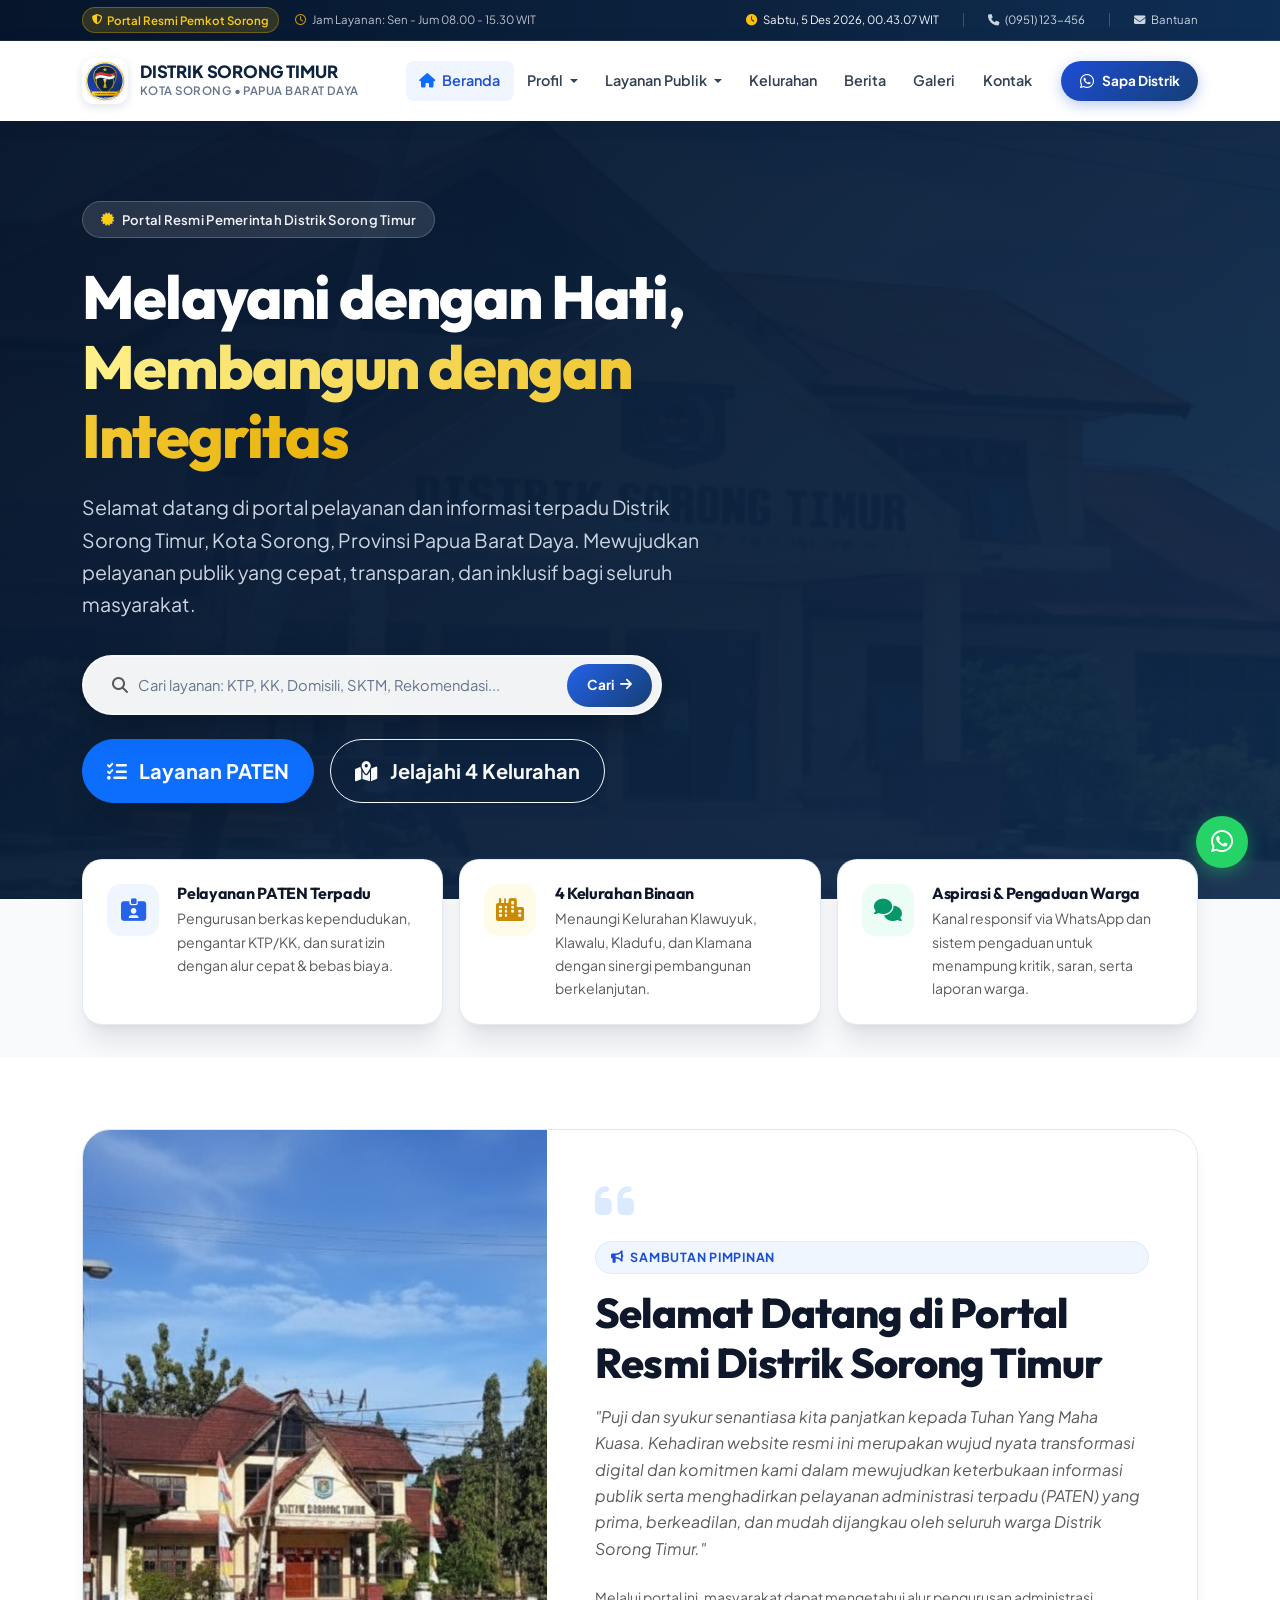
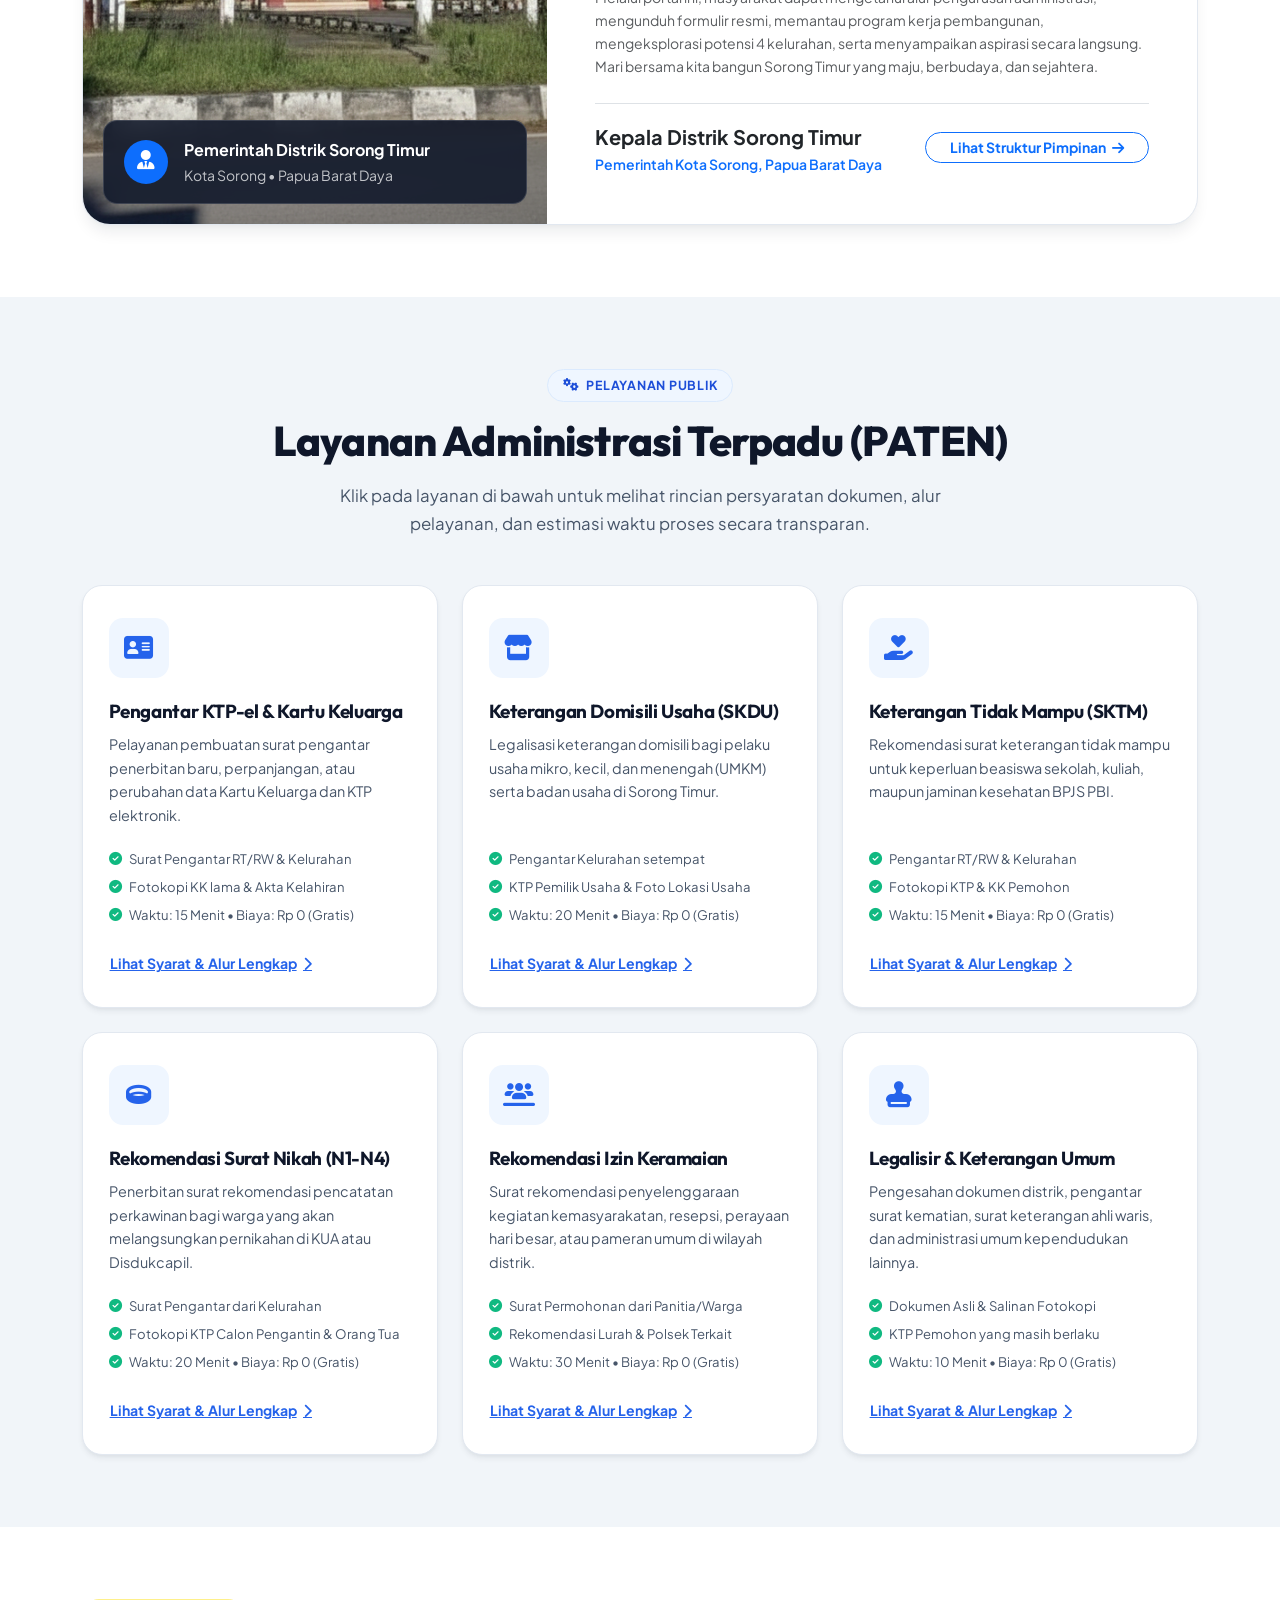
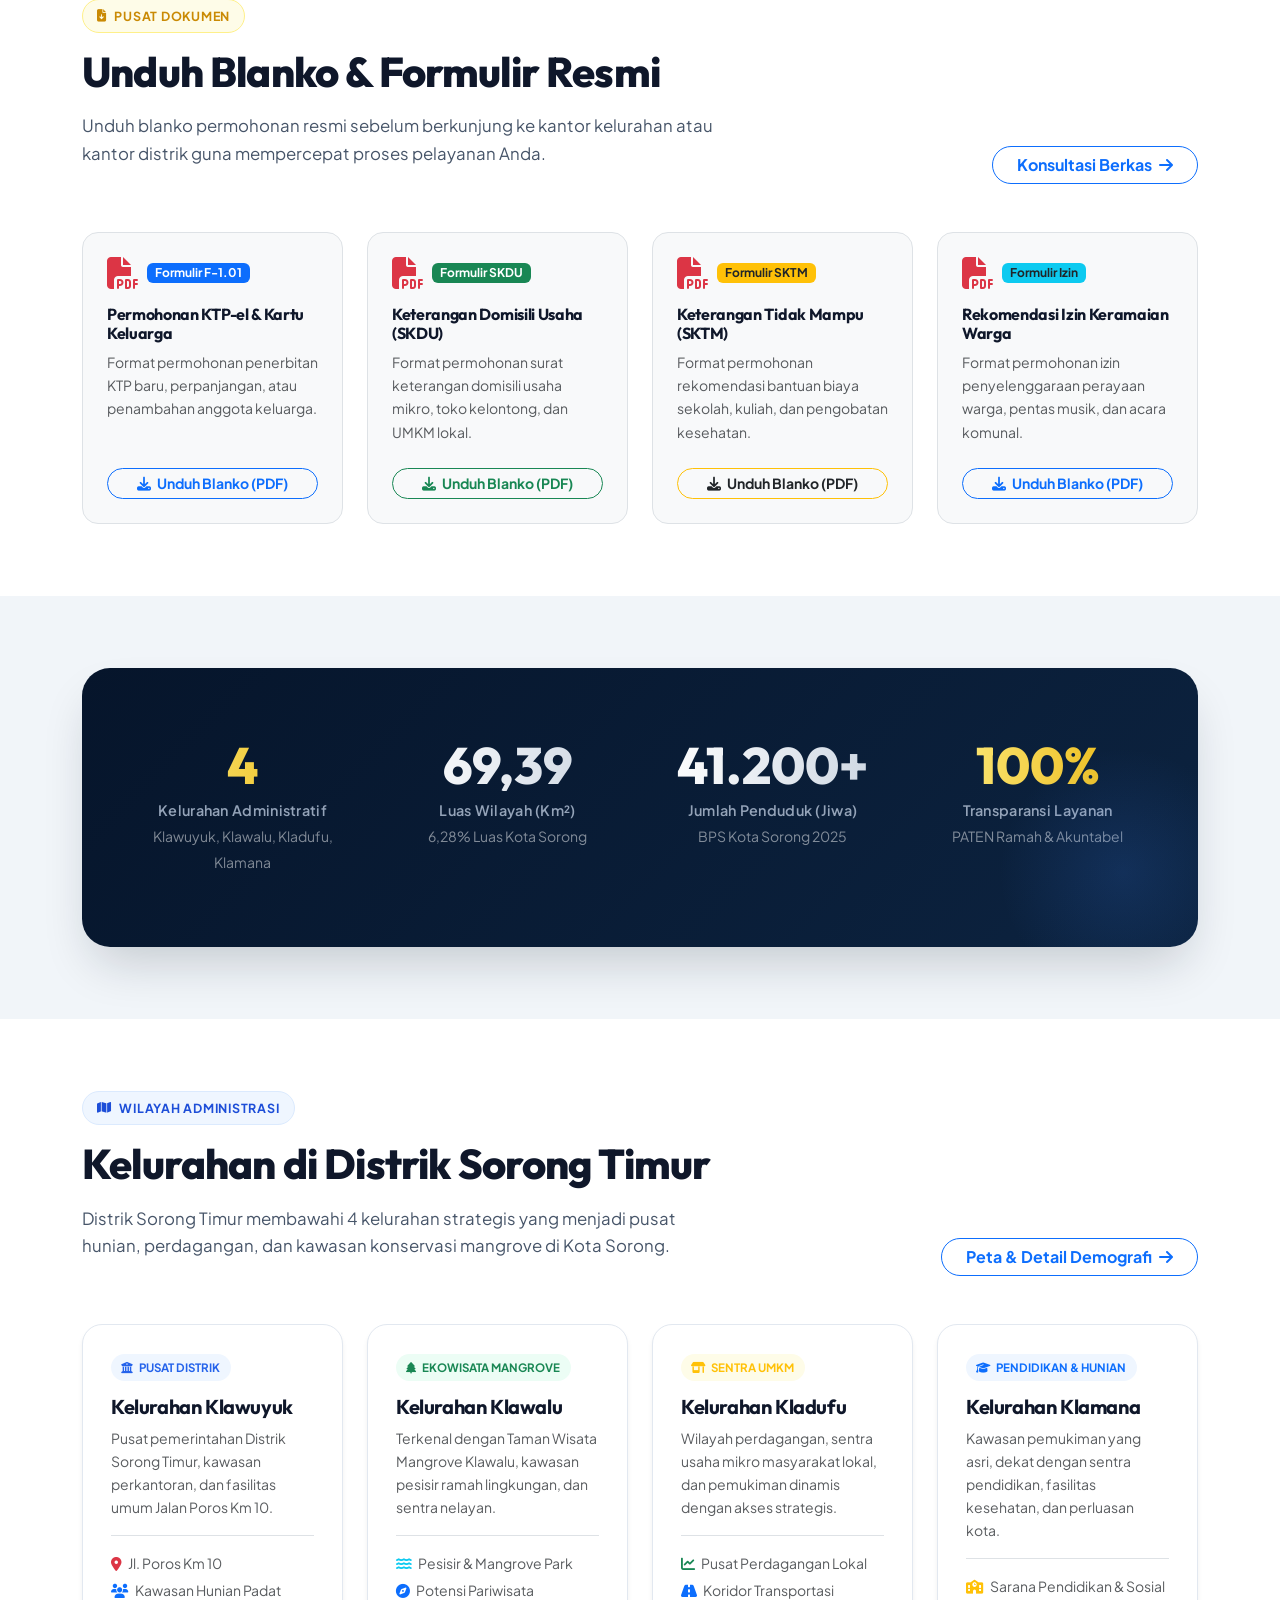
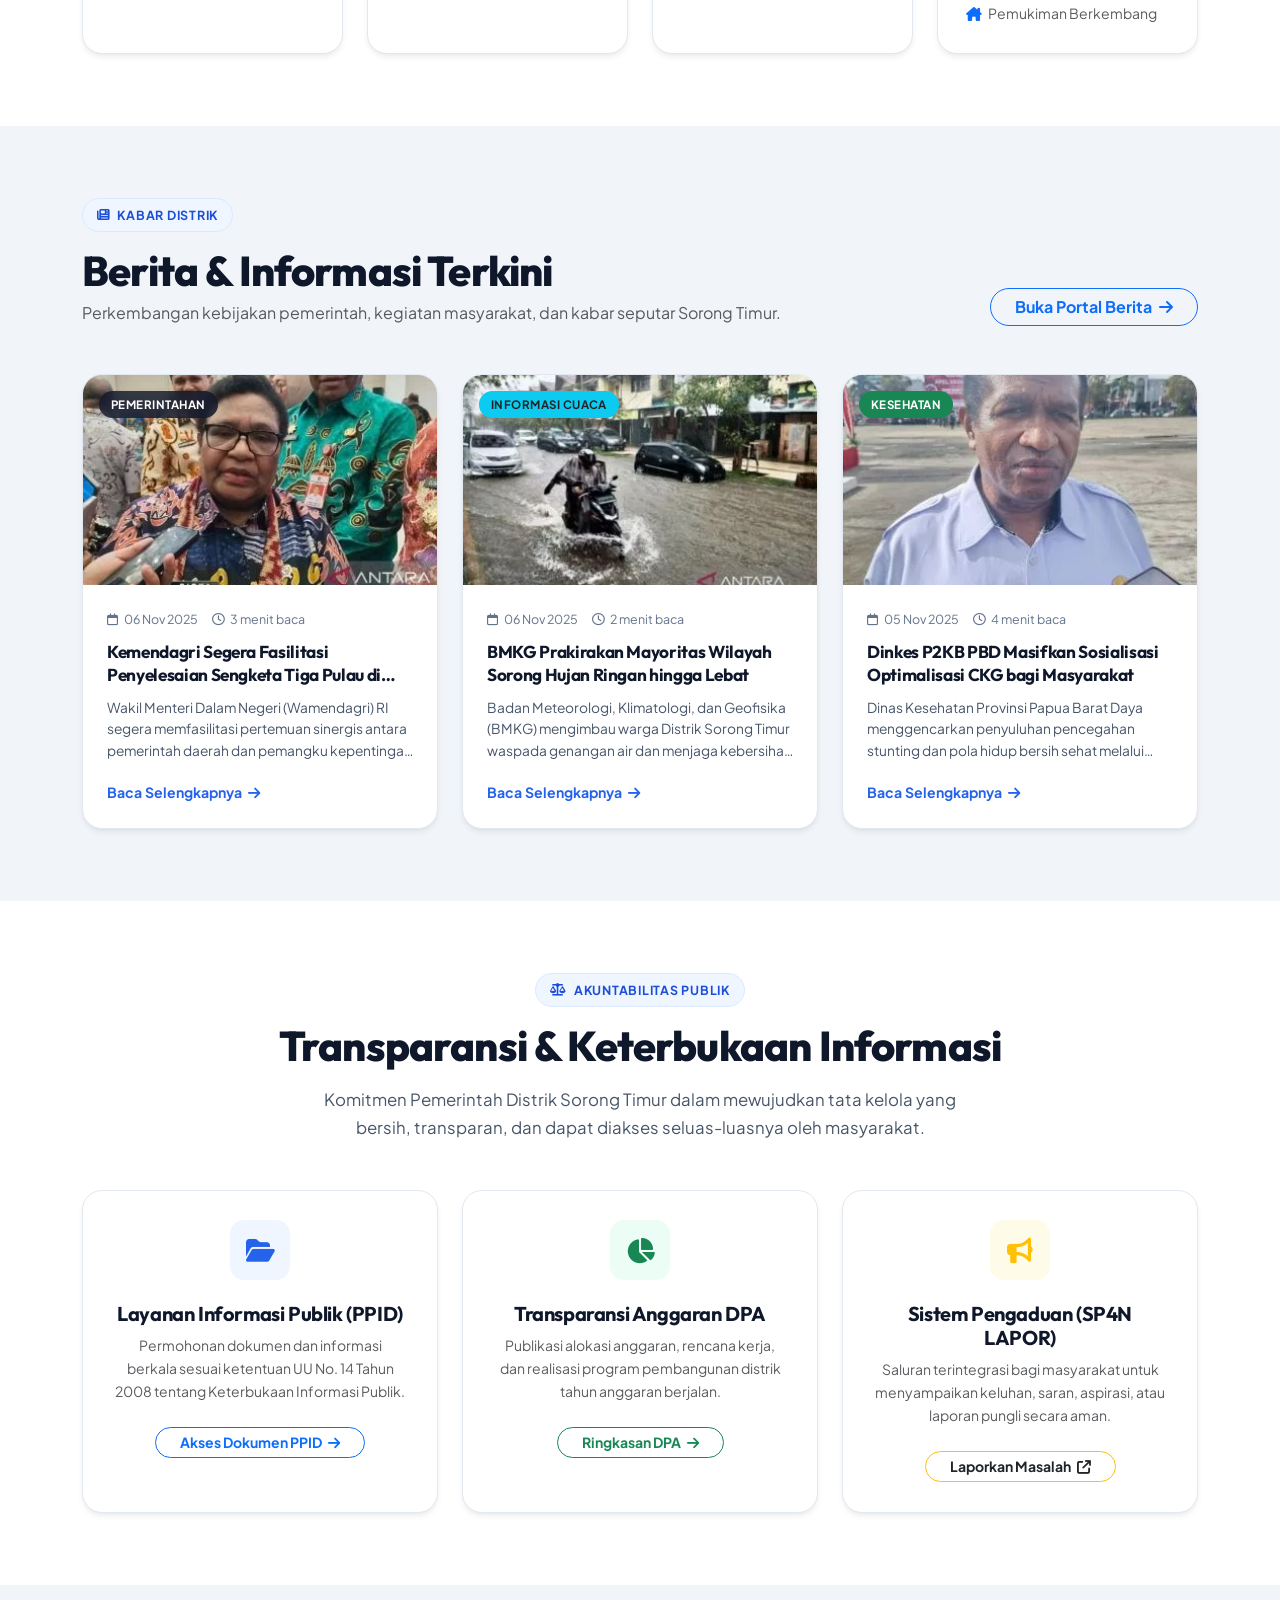
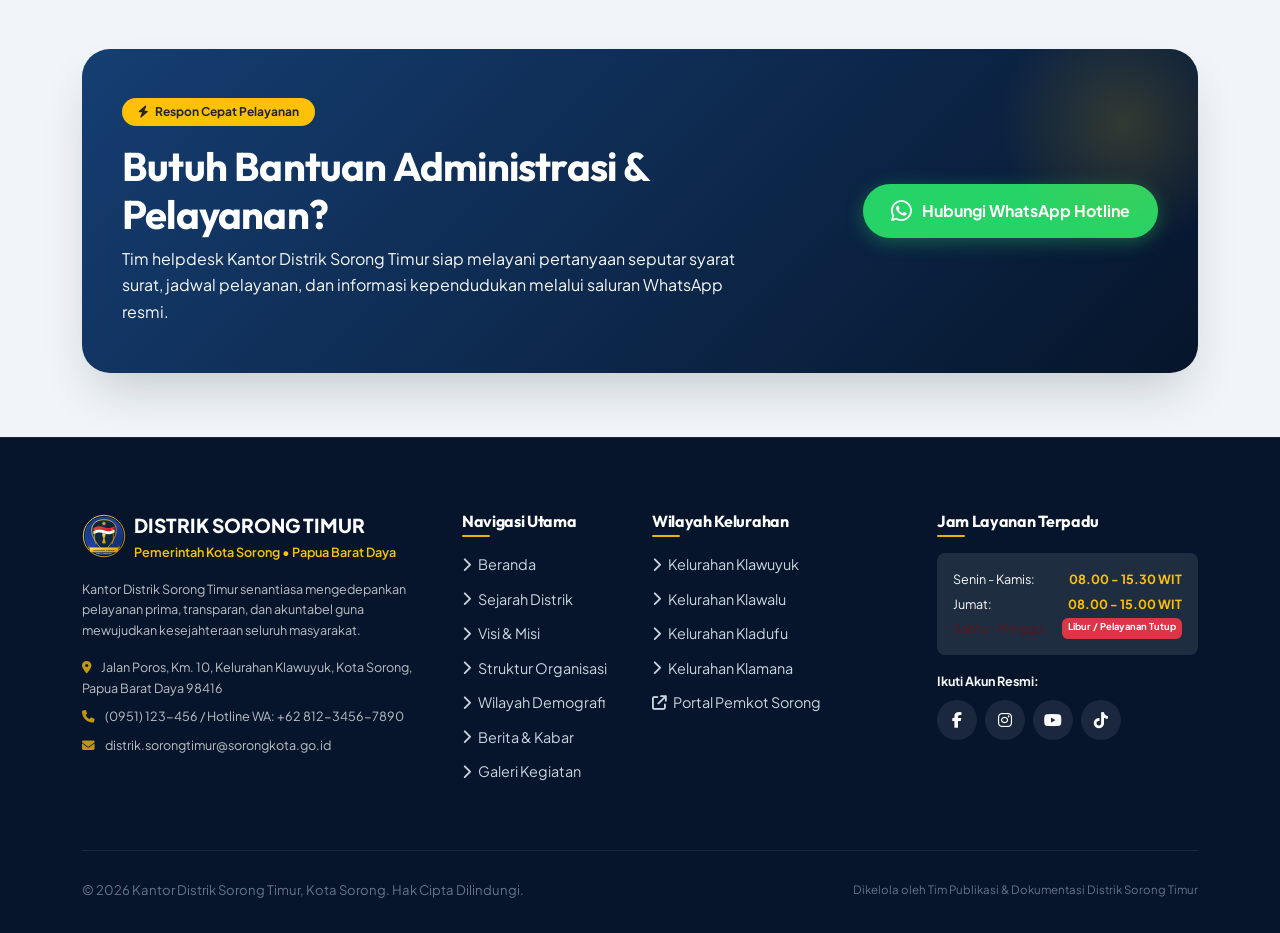
<file: index.html>
<!DOCTYPE html>
<html lang="id" class="scroll-smooth">
<head>
    <meta charset="UTF-8">
    <meta name="viewport" content="width=device-width, initial-scale=1.0">
    <title>Portal Resmi Kantor Distrik Sorong Timur - Pemerintah Kota Sorong</title>
    <meta name="description" content="Portal resmi pelayanan administrasi terpadu (PATEN), profil kewilayahan, informasi publik, dan berita Kantor Distrik Sorong Timur, Kota Sorong, Provinsi Papua Barat Daya.">
    <meta name="keywords" content="Distrik Sorong Timur, Kota Sorong, Papua Barat Daya, PATEN, Kantor Distrik, Klawuyuk, Klawalu, Kladufu, Klamana">
    <meta name="author" content="Pemerintah Distrik Sorong Timur">

    <!-- Open Graph / Meta Sosial (Vercel & WhatsApp Share Preview) -->
    <meta property="og:type" content="website">
    <meta property="og:url" content="https://distrik-sortim.vercel.app/">
    <meta property="og:title" content="Portal Resmi Kantor Distrik Sorong Timur - Kota Sorong">
    <meta property="og:description" content="Melayani dengan Hati, Membangun dengan Integritas. Portal resmi pelayanan publik terpadu dan informasi wilayah Distrik Sorong Timur, Papua Barat Daya.">
    <meta property="og:image" content="assets/img/Distrik.png">
    <meta property="og:site_name" content="Distrik Sorong Timur">

    <!-- Twitter Card -->
    <meta name="twitter:card" content="summary_large_image">
    <meta name="twitter:title" content="Portal Resmi Kantor Distrik Sorong Timur - Kota Sorong">
    <meta name="twitter:description" content="Portal pelayanan administrasi terpadu (PATEN) dan profil wilayah Distrik Sorong Timur, Papua Barat Daya.">
    <meta name="twitter:image" content="assets/img/Distrik.png">

    <!-- Favicon -->
    <link rel="icon" type="image/svg+xml" href="assets/img/logo-distrik.svg">

    <!-- Bootstrap 5.3.3 CSS -->
    <link href="https://cdn.jsdelivr.net/npm/bootstrap@5.3.3/dist/css/bootstrap.min.css" rel="stylesheet" integrity="sha384-QWTKZyjpPEjISv5WaRU9OFeRpok6YctnYmDr5pNlyT2bRjXh0JMhjY6hW+ALEwIH" crossorigin="anonymous">

    <!-- Google Fonts -->
    <link rel="preconnect" href="https://fonts.googleapis.com">
    <link rel="preconnect" href="https://fonts.gstatic.com" crossorigin>
    <link href="https://fonts.googleapis.com/css2?family=Outfit:wght@400;500;600;700;800&family=Plus+Jakarta+Sans:wght@300;400;500;600;700;800&display=swap" rel="stylesheet">

    <!-- Font Awesome 6.5.2 -->
    <link rel="stylesheet" href="https://cdnjs.cloudflare.com/ajax/libs/font-awesome/6.5.2/css/all.min.css" integrity="sha512-SnH5WK+bZxgPHs44uWIX+LLJAJ9/2PkPKZ5QiAj6Ta86w+fsb2TkcmfRyVX3pBnMFcV7oQPJkl9QevSCWr3W6A==" crossorigin="anonymous" referrerpolicy="no-referrer" />

    <!-- Bootstrap Icons -->
    <link rel="stylesheet" href="https://cdn.jsdelivr.net/npm/bootstrap-icons@1.11.3/font/bootstrap-icons.min.css">

    <!-- Custom Modern Stylesheet -->
    <link rel="stylesheet" href="assets/style.css">
</head>
<body>

    <!-- TOPBAR -->
    <div class="topbar">
        <div class="container">
            <div class="d-flex justify-content-between align-items-center flex-wrap gap-2">
                <div class="d-flex align-items-center flex-wrap gap-3">
                    <span class="topbar-badge">
                        <i class="fa-solid fa-shield-halved"></i> Portal Resmi Pemkot Sorong
                    </span>
                    <span class="d-none d-md-inline small text-light opacity-75">
                        <i class="fa-regular fa-clock me-1 text-warning"></i> Jam Layanan: Sen - Jum 08.00 - 15.30 WIT
                    </span>
                </div>
                <div class="d-flex align-items-center gap-3">
                    <span id="live-time-ticker" class="small text-light opacity-90 d-none d-sm-inline">
                        <i class="fa-solid fa-location-dot me-1 text-danger"></i> Sorong Timur, WIT
                    </span>
                    <span class="topbar-divider d-none d-sm-inline"></span>
                    <a href="tel:0951123456" class="small"><i class="fa-solid fa-phone me-1"></i> (0951) 123-456</a>
                    <span class="topbar-divider"></span>
                    <a href="kontak.html" class="small"><i class="fa-solid fa-envelope me-1"></i> Bantuan</a>
                </div>
            </div>
        </div>
    </div>

    <!-- HEADER & NAVBAR -->
    <header class="sticky-top">
        <nav class="navbar navbar-expand-lg navbar-custom">
            <div class="container">
                <!-- Brand / Logo -->
                <a class="navbar-brand" href="index.html">
                    <div class="brand-logo-wrap">
                        <img src="assets/img/logo-distrik.svg" alt="Lambang Distrik Sorong Timur" width="40" height="40">
                    </div>
                    <div>
                        <div class="brand-text-title">DISTRIK SORONG TIMUR</div>
                        <div class="brand-text-sub">Kota Sorong • Papua Barat Daya</div>
                    </div>
                </a>

                <!-- Mobile Toggle -->
                <button class="navbar-toggler border-0 shadow-none" type="button" data-bs-toggle="collapse" data-bs-target="#mainNavbar" aria-controls="mainNavbar" aria-expanded="false" aria-label="Toggle navigation">
                    <span class="navbar-toggler-icon"></span>
                </button>

                <!-- Navigation Links -->
                <div class="collapse navbar-collapse" id="mainNavbar">
                    <ul class="navbar-nav ms-auto mb-2 mb-lg-0 align-items-lg-center">
                        <li class="nav-item">
                            <a class="nav-link active" aria-current="page" href="index.html">
                                <i class="fa-solid fa-house me-1 text-primary"></i> Beranda
                            </a>
                        </li>

                        <!-- Dropdown Profil -->
                        <li class="nav-item dropdown">
                            <a class="nav-link dropdown-toggle" href="#" id="profilDropdown" role="button" data-bs-toggle="dropdown" aria-expanded="false">
                                Profil
                            </a>
                            <ul class="dropdown-menu shadow-lg border-0" aria-labelledby="profilDropdown">
                                <li><a class="dropdown-item" href="sejarah.html"><i class="fa-solid fa-landmark text-primary"></i> Sejarah Distrik</a></li>
                                <li><a class="dropdown-item" href="visi-misi.html"><i class="fa-solid fa-bullseye text-primary"></i> Visi & Misi</a></li>
                                <li><a class="dropdown-item" href="organisasi.html"><i class="fa-solid fa-sitemap text-primary"></i> Struktur Organisasi</a></li>
                                <li><a class="dropdown-item" href="wilayah.html"><i class="fa-solid fa-map-location-dot text-primary"></i> Wilayah & Kelurahan</a></li>
                            </ul>
                        </li>

                        <!-- Layanan Dropdown -->
                        <li class="nav-item dropdown">
                            <a class="nav-link dropdown-toggle" href="#" id="layananDropdown" role="button" data-bs-toggle="dropdown" aria-expanded="false">
                                Layanan Publik
                            </a>
                            <ul class="dropdown-menu shadow-lg border-0" aria-labelledby="layananDropdown">
                                <li><a class="dropdown-item" href="#layanan-paten"><i class="fa-solid fa-id-card text-primary"></i> Layanan PATEN Terpadu</a></li>
                                <li><a class="dropdown-item" href="#unduh-formulir"><i class="fa-solid fa-file-arrow-down text-primary"></i> Unduh Formulir Resmi</a></li>
                                <li><a class="dropdown-item" href="#transparansi"><i class="fa-solid fa-hand-holding-heart text-primary"></i> Bansos & Kesejahteraan</a></li>
                                <li><hr class="dropdown-divider"></li>
                                <li><a class="dropdown-item" href="kontak.html"><i class="fa-solid fa-bullhorn text-warning"></i> Saluran Pengaduan Warga</a></li>
                            </ul>
                        </li>

                        <li class="nav-item">
                            <a class="nav-link" href="wilayah.html">Kelurahan</a>
                        </li>
                        <li class="nav-item">
                            <a class="nav-link" href="berita.html">Berita</a>
                        </li>
                        <li class="nav-item">
                            <a class="nav-link" href="galeri.html">Galeri</a>
                        </li>
                        <li class="nav-item">
                            <a class="nav-link" href="kontak.html">Kontak</a>
                        </li>

                        <!-- Action Button -->
                        <li class="nav-item ms-lg-3 mt-3 mt-lg-0">
                            <a href="https://wa.me/6281234567890?text=Halo%20Kantor%20Distrik%20Sorong%20Timur,%20saya%20ingin%20menanyakan%20informasi%20layanan" target="_blank" class="btn-nav-cta">
                                <i class="fa-brands fa-whatsapp fs-6"></i> Sapa Distrik
                            </a>
                        </li>
                    </ul>
                </div>
            </div>
        </nav>
    </header>

    <main>
        <!-- HERO SECTION -->
        <section class="hero-wrapper">
            <div class="hero-overlay-gradient"></div>
            <img src="assets/img/Distrik.png" alt="Kantor Distrik Sorong Timur Kota Sorong" class="hero-bg-img">

            <div class="container hero-content">
                <div class="row align-items-center">
                    <div class="col-lg-8 col-xl-7">
                        <div class="hero-badge">
                            <i class="fa-solid fa-certificate"></i> Portal Resmi Pemerintah Distrik Sorong Timur
                        </div>
                        <h1 class="hero-title">
                            Melayani dengan Hati, <br>
                            <span class="text-gold">Membangun dengan Integritas</span>
                        </h1>
                        <p class="hero-lead">
                            Selamat datang di portal pelayanan dan informasi terpadu Distrik Sorong Timur, Kota Sorong, Provinsi Papua Barat Daya. Mewujudkan pelayanan publik yang cepat, transparan, dan inklusif bagi seluruh masyarakat.
                        </p>

                        <!-- Search Bar -->
                        <div class="hero-search-box mb-4">
                            <i class="fa-solid fa-magnifying-glass text-muted ms-2"></i>
                            <input type="text" id="serviceSearchInput" placeholder="Cari layanan: KTP, KK, Domisili, SKTM, Rekomendasi..." aria-label="Cari layanan">
                            <button type="button" class="hero-search-btn" onclick="filterServices()">
                                <span>Cari</span> <i class="fa-solid fa-arrow-right"></i>
                            </button>
                        </div>

                        <!-- Hero Quick CTAs -->
                        <div class="d-flex flex-wrap gap-3">
                            <a href="#layanan-paten" class="btn btn-primary btn-lg px-4 py-3 fw-bold rounded-pill shadow-lg">
                                <i class="fa-solid fa-list-check me-2"></i> Layanan PATEN
                            </a>
                            <a href="wilayah.html" class="btn btn-outline-light btn-lg px-4 py-3 fw-bold rounded-pill">
                                <i class="fa-solid fa-map-location-dot me-2"></i> Jelajahi 4 Kelurahan
                            </a>
                        </div>
                    </div>
                </div>
            </div>
        </section>

        <!-- FLOATING HIGHLIGHT CARDS -->
        <section class="hero-floating-cards">
            <div class="container">
                <div class="row g-3">
                    <div class="col-md-4">
                        <div class="quick-feature-card">
                            <div class="quick-icon-wrap icon-blue">
                                <i class="fa-solid fa-id-card-clip"></i>
                            </div>
                            <div>
                                <h5 class="fw-bold mb-1 fs-6">Pelayanan PATEN Terpadu</h5>
                                <p class="text-muted small mb-0">Pengurusan berkas kependudukan, pengantar KTP/KK, dan surat izin dengan alur cepat & bebas biaya.</p>
                            </div>
                        </div>
                    </div>

                    <div class="col-md-4">
                        <div class="quick-feature-card">
                            <div class="quick-icon-wrap icon-gold">
                                <i class="fa-solid fa-city"></i>
                            </div>
                            <div>
                                <h5 class="fw-bold mb-1 fs-6">4 Kelurahan Binaan</h5>
                                <p class="text-muted small mb-0">Menaungi Kelurahan Klawuyuk, Klawalu, Kladufu, dan Klamana dengan sinergi pembangunan berkelanjutan.</p>
                            </div>
                        </div>
                    </div>

                    <div class="col-md-4">
                        <div class="quick-feature-card">
                            <div class="quick-icon-wrap icon-emerald">
                                <i class="fa-solid fa-comments"></i>
                            </div>
                            <div>
                                <h5 class="fw-bold mb-1 fs-6">Aspirasi & Pengaduan Warga</h5>
                                <p class="text-muted small mb-0">Kanal responsif via WhatsApp dan sistem pengaduan untuk menampung kritik, saran, serta laporan warga.</p>
                            </div>
                        </div>
                    </div>
                </div>
            </div>
        </section>

        <!-- SAMBUTAN KEPALA DISTRIK -->
        <section class="py-5 bg-white">
            <div class="container py-lg-4">
                <div class="greeting-card">
                    <div class="row g-0 align-items-stretch">
                        <div class="col-lg-5">
                            <div class="leader-img-wrapper">
                                <img src="assets/img/Distrik1.png" alt="Kantor Distrik Sorong Timur">
                                <div class="leader-badge">
                                    <div class="d-flex align-items-center gap-3">
                                        <div class="bg-primary text-white rounded-circle p-2 text-center" style="width: 44px; height: 44px;">
                                            <i class="fa-solid fa-user-tie fs-5"></i>
                                        </div>
                                        <div>
                                            <div class="fw-bold fs-6">Pemerintah Distrik Sorong Timur</div>
                                            <div class="small text-light opacity-75">Kota Sorong • Papua Barat Daya</div>
                                        </div>
                                    </div>
                                </div>
                            </div>
                        </div>
                        <div class="col-lg-7 p-4 p-md-5 d-flex flex-column justify-content-center">
                            <div class="quote-icon">
                                <i class="fa-solid fa-quote-left"></i>
                            </div>
                            <span class="section-badge"><i class="fa-solid fa-bullhorn"></i> Sambutan Pimpinan</span>
                            <h2 class="section-title">Selamat Datang di Portal Resmi Distrik Sorong Timur</h2>
                            <p class="fs-6 text-muted mb-4 leading-relaxed">
                                <em>"Puji dan syukur senantiasa kita panjatkan kepada Tuhan Yang Maha Kuasa. Kehadiran website resmi ini merupakan wujud nyata transformasi digital dan komitmen kami dalam mewujudkan keterbukaan informasi publik serta menghadirkan pelayanan administrasi terpadu (PATEN) yang prima, berkeadilan, dan mudah dijangkau oleh seluruh warga Distrik Sorong Timur."</em>
                            </p>
                            <p class="text-muted small mb-4">
                                Melalui portal ini, masyarakat dapat mengetahui alur pengurusan administrasi, mengunduh formulir resmi, memantau program kerja pembangunan, mengeksplorasi potensi 4 kelurahan, serta menyampaikan aspirasi secara langsung. Mari bersama kita bangun Sorong Timur yang maju, berbudaya, dan sejahtera.
                            </p>
                            <div class="d-flex align-items-center justify-content-between flex-wrap gap-3 pt-3 border-top">
                                <div>
                                    <div class="fw-bold text-dark fs-5">Kepala Distrik Sorong Timur</div>
                                    <div class="text-primary fw-semibold small">Pemerintah Kota Sorong, Papua Barat Daya</div>
                                </div>
                                <a href="organisasi.html" class="btn btn-outline-primary rounded-pill px-4 btn-sm fw-bold">
                                    Lihat Struktur Pimpinan <i class="fa-solid fa-arrow-right ms-1"></i>
                                </a>
                            </div>
                        </div>
                    </div>
                </div>
            </div>
        </section>

        <!-- LAYANAN UNGGULAN PATEN -->
        <section id="layanan-paten" class="py-5" style="background-color: var(--slate-100);">
            <div class="container py-lg-4">
                <div class="text-center mb-5">
                    <span class="section-badge"><i class="fa-solid fa-gears"></i> Pelayanan Publik</span>
                    <h2 class="section-title">Layanan Administrasi Terpadu (PATEN)</h2>
                    <p class="section-desc mx-auto">
                        Klik pada layanan di bawah untuk melihat rincian persyaratan dokumen, alur pelayanan, dan estimasi waktu proses secara transparan.
                    </p>
                </div>

                <div class="row g-4" id="servicesGrid">
                    <!-- Layanan 1 -->
                    <div class="col-md-6 col-lg-4 service-item" data-keywords="ktp kk kartu keluarga kependudukan pindah">
                        <div class="service-card">
                            <div class="service-icon-box">
                                <i class="fa-solid fa-address-card"></i>
                            </div>
                            <h3 class="service-title">Pengantar KTP-el & Kartu Keluarga</h3>
                            <p class="service-desc">Pelayanan pembuatan surat pengantar penerbitan baru, perpanjangan, atau perubahan data Kartu Keluarga dan KTP elektronik.</p>
                            <ul class="service-features-list">
                                <li><i class="fa-solid fa-circle-check"></i> Surat Pengantar RT/RW & Kelurahan</li>
                                <li><i class="fa-solid fa-circle-check"></i> Fotokopi KK lama & Akta Kelahiran</li>
                                <li><i class="fa-solid fa-circle-check"></i> Waktu: 15 Menit • Biaya: Rp 0 (Gratis)</li>
                            </ul>
                            <button type="button" class="btn btn-link service-link p-0 text-start" onclick="openServiceDetail(1)">
                                Lihat Syarat & Alur Lengkap <i class="fa-solid fa-chevron-right"></i>
                            </button>
                        </div>
                    </div>

                    <!-- Layanan 2 -->
                    <div class="col-md-6 col-lg-4 service-item" data-keywords="domisili usaha umkm surat keterangan izin skdu">
                        <div class="service-card">
                            <div class="service-icon-box">
                                <i class="fa-solid fa-store"></i>
                            </div>
                            <h3 class="service-title">Keterangan Domisili Usaha (SKDU)</h3>
                            <p class="service-desc">Legalisasi keterangan domisili bagi pelaku usaha mikro, kecil, dan menengah (UMKM) serta badan usaha di Sorong Timur.</p>
                            <ul class="service-features-list">
                                <li><i class="fa-solid fa-circle-check"></i> Pengantar Kelurahan setempat</li>
                                <li><i class="fa-solid fa-circle-check"></i> KTP Pemilik Usaha & Foto Lokasi Usaha</li>
                                <li><i class="fa-solid fa-circle-check"></i> Waktu: 20 Menit • Biaya: Rp 0 (Gratis)</li>
                            </ul>
                            <button type="button" class="btn btn-link service-link p-0 text-start" onclick="openServiceDetail(2)">
                                Lihat Syarat & Alur Lengkap <i class="fa-solid fa-chevron-right"></i>
                            </button>
                        </div>
                    </div>

                    <!-- Layanan 3 -->
                    <div class="col-md-6 col-lg-4 service-item" data-keywords="sktm tidak mampu beasiswa bansos bpjs kessos">
                        <div class="service-card">
                            <div class="service-icon-box">
                                <i class="fa-solid fa-hand-holding-heart"></i>
                            </div>
                            <h3 class="service-title">Keterangan Tidak Mampu (SKTM)</h3>
                            <p class="service-desc">Rekomendasi surat keterangan tidak mampu untuk keperluan beasiswa sekolah, kuliah, maupun jaminan kesehatan BPJS PBI.</p>
                            <ul class="service-features-list">
                                <li><i class="fa-solid fa-circle-check"></i> Pengantar RT/RW & Kelurahan</li>
                                <li><i class="fa-solid fa-circle-check"></i> Fotokopi KTP & KK Pemohon</li>
                                <li><i class="fa-solid fa-circle-check"></i> Waktu: 15 Menit • Biaya: Rp 0 (Gratis)</li>
                            </ul>
                            <button type="button" class="btn btn-link service-link p-0 text-start" onclick="openServiceDetail(3)">
                                Lihat Syarat & Alur Lengkap <i class="fa-solid fa-chevron-right"></i>
                            </button>
                        </div>
                    </div>

                    <!-- Layanan 4 -->
                    <div class="col-md-6 col-lg-4 service-item" data-keywords="nikah perkawinan pengantar catatan sipil na">
                        <div class="service-card">
                            <div class="service-icon-box">
                                <i class="fa-solid fa-ring"></i>
                            </div>
                            <h3 class="service-title">Rekomendasi Surat Nikah (N1-N4)</h3>
                            <p class="service-desc">Penerbitan surat rekomendasi pencatatan perkawinan bagi warga yang akan melangsungkan pernikahan di KUA atau Disdukcapil.</p>
                            <ul class="service-features-list">
                                <li><i class="fa-solid fa-circle-check"></i> Surat Pengantar dari Kelurahan</li>
                                <li><i class="fa-solid fa-circle-check"></i> Fotokopi KTP Calon Pengantin & Orang Tua</li>
                                <li><i class="fa-solid fa-circle-check"></i> Waktu: 20 Menit • Biaya: Rp 0 (Gratis)</li>
                            </ul>
                            <button type="button" class="btn btn-link service-link p-0 text-start" onclick="openServiceDetail(4)">
                                Lihat Syarat & Alur Lengkap <i class="fa-solid fa-chevron-right"></i>
                            </button>
                        </div>
                    </div>

                    <!-- Layanan 5 -->
                    <div class="col-md-6 col-lg-4 service-item" data-keywords="keramaian izin acara pesta musik ketertiban">
                        <div class="service-card">
                            <div class="service-icon-box">
                                <i class="fa-solid fa-users-line"></i>
                            </div>
                            <h3 class="service-title">Rekomendasi Izin Keramaian</h3>
                            <p class="service-desc">Surat rekomendasi penyelenggaraan kegiatan kemasyarakatan, resepsi, perayaan hari besar, atau pameran umum di wilayah distrik.</p>
                            <ul class="service-features-list">
                                <li><i class="fa-solid fa-circle-check"></i> Surat Permohonan dari Panitia/Warga</li>
                                <li><i class="fa-solid fa-circle-check"></i> Rekomendasi Lurah & Polsek Terkait</li>
                                <li><i class="fa-solid fa-circle-check"></i> Waktu: 30 Menit • Biaya: Rp 0 (Gratis)</li>
                            </ul>
                            <button type="button" class="btn btn-link service-link p-0 text-start" onclick="openServiceDetail(5)">
                                Lihat Syarat & Alur Lengkap <i class="fa-solid fa-chevron-right"></i>
                            </button>
                        </div>
                    </div>

                    <!-- Layanan 6 -->
                    <div class="col-md-6 col-lg-4 service-item" data-keywords="legalisir dokumen surat kematian kelahiran pengaduan waris">
                        <div class="service-card">
                            <div class="service-icon-box">
                                <i class="fa-solid fa-stamp"></i>
                            </div>
                            <h3 class="service-title">Legalisir & Keterangan Umum</h3>
                            <p class="service-desc">Pengesahan dokumen distrik, pengantar surat kematian, surat keterangan ahli waris, dan administrasi umum kependudukan lainnya.</p>
                            <ul class="service-features-list">
                                <li><i class="fa-solid fa-circle-check"></i> Dokumen Asli & Salinan Fotokopi</li>
                                <li><i class="fa-solid fa-circle-check"></i> KTP Pemohon yang masih berlaku</li>
                                <li><i class="fa-solid fa-circle-check"></i> Waktu: 10 Menit • Biaya: Rp 0 (Gratis)</li>
                            </ul>
                            <button type="button" class="btn btn-link service-link p-0 text-start" onclick="openServiceDetail(6)">
                                Lihat Syarat & Alur Lengkap <i class="fa-solid fa-chevron-right"></i>
                            </button>
                        </div>
                    </div>
                </div>
            </div>
        </section>

        <!-- PUSAT UNDUHAN FORMULIR ADMINISTRASI -->
        <section id="unduh-formulir" class="py-5 bg-white">
            <div class="container py-lg-4">
                <div class="row align-items-end mb-5">
                    <div class="col-lg-8">
                        <span class="section-badge badge-gold"><i class="fa-solid fa-file-arrow-down"></i> Pusat Dokumen</span>
                        <h2 class="section-title">Unduh Blanko & Formulir Resmi</h2>
                        <p class="section-desc">
                            Unduh blanko permohonan resmi sebelum berkunjung ke kantor kelurahan atau kantor distrik guna mempercepat proses pelayanan Anda.
                        </p>
                    </div>
                    <div class="col-lg-4 text-lg-end mt-3 mt-lg-0">
                        <a href="kontak.html" class="btn btn-outline-primary rounded-pill px-4 fw-bold">
                            Konsultasi Berkas <i class="fa-solid fa-arrow-right ms-1"></i>
                        </a>
                    </div>
                </div>

                <div class="row g-4">
                    <!-- Form 1 -->
                    <div class="col-md-6 col-lg-3">
                        <div class="p-4 rounded-4 border bg-light h-100 d-flex flex-column">
                            <div class="d-flex align-items-center gap-2 mb-3 text-primary">
                                <i class="fa-solid fa-file-pdf fs-2 text-danger"></i>
                                <span class="badge bg-primary text-white small">Formulir F-1.01</span>
                            </div>
                            <h4 class="fs-6 fw-bold mb-2">Permohonan KTP-el & Kartu Keluarga</h4>
                            <p class="text-muted small mb-4 flex-grow-1">Format permohonan penerbitan KTP baru, perpanjangan, atau penambahan anggota keluarga.</p>
                            <button type="button" class="btn btn-outline-primary btn-sm rounded-pill w-100 fw-bold" onclick="simulateDownload('Formulir_F101_KTP_KK.pdf')">
                                <i class="fa-solid fa-download me-1"></i> Unduh Blanko (PDF)
                            </button>
                        </div>
                    </div>

                    <!-- Form 2 -->
                    <div class="col-md-6 col-lg-3">
                        <div class="p-4 rounded-4 border bg-light h-100 d-flex flex-column">
                            <div class="d-flex align-items-center gap-2 mb-3 text-success">
                                <i class="fa-solid fa-file-pdf fs-2 text-danger"></i>
                                <span class="badge bg-success text-white small">Formulir SKDU</span>
                            </div>
                            <h4 class="fs-6 fw-bold mb-2">Keterangan Domisili Usaha (SKDU)</h4>
                            <p class="text-muted small mb-4 flex-grow-1">Format permohonan surat keterangan domisili usaha mikro, toko kelontong, dan UMKM lokal.</p>
                            <button type="button" class="btn btn-outline-success btn-sm rounded-pill w-100 fw-bold" onclick="simulateDownload('Formulir_SKDU_SorongTimur.pdf')">
                                <i class="fa-solid fa-download me-1"></i> Unduh Blanko (PDF)
                            </button>
                        </div>
                    </div>

                    <!-- Form 3 -->
                    <div class="col-md-6 col-lg-3">
                        <div class="p-4 rounded-4 border bg-light h-100 d-flex flex-column">
                            <div class="d-flex align-items-center gap-2 mb-3 text-warning">
                                <i class="fa-solid fa-file-pdf fs-2 text-danger"></i>
                                <span class="badge bg-warning text-dark small">Formulir SKTM</span>
                            </div>
                            <h4 class="fs-6 fw-bold mb-2">Keterangan Tidak Mampu (SKTM)</h4>
                            <p class="text-muted small mb-4 flex-grow-1">Format permohonan rekomendasi bantuan biaya sekolah, kuliah, dan pengobatan kesehatan.</p>
                            <button type="button" class="btn btn-outline-warning text-dark btn-sm rounded-pill w-100 fw-bold" onclick="simulateDownload('Formulir_SKTM_Distrik.pdf')">
                                <i class="fa-solid fa-download me-1"></i> Unduh Blanko (PDF)
                            </button>
                        </div>
                    </div>

                    <!-- Form 4 -->
                    <div class="col-md-6 col-lg-3">
                        <div class="p-4 rounded-4 border bg-light h-100 d-flex flex-column">
                            <div class="d-flex align-items-center gap-2 mb-3 text-info">
                                <i class="fa-solid fa-file-pdf fs-2 text-danger"></i>
                                <span class="badge bg-info text-dark small">Formulir Izin</span>
                            </div>
                            <h4 class="fs-6 fw-bold mb-2">Rekomendasi Izin Keramaian Warga</h4>
                            <p class="text-muted small mb-4 flex-grow-1">Format permohonan izin penyelenggaraan perayaan warga, pentas musik, dan acara komunal.</p>
                            <button type="button" class="btn btn-outline-primary btn-sm rounded-pill w-100 fw-bold" onclick="simulateDownload('Formulir_Izin_Keramaian.pdf')">
                                <i class="fa-solid fa-download me-1"></i> Unduh Blanko (PDF)
                            </button>
                        </div>
                    </div>
                </div>
            </div>
        </section>

        <!-- STATISTIK & INDIKATOR WILAYAH -->
        <section class="py-5" style="background-color: var(--slate-100);">
            <div class="container py-lg-4">
                <div class="stats-banner">
                    <div class="row g-4 text-center">
                        <div class="col-6 col-lg-3 stat-item">
                            <div class="stat-number gold">4</div>
                            <div class="stat-label">Kelurahan Administratif</div>
                            <small class="text-light opacity-50">Klawuyuk, Klawalu, Kladufu, Klamana</small>
                        </div>
                        <div class="col-6 col-lg-3 stat-item">
                            <div class="stat-number">69,39</div>
                            <div class="stat-label">Luas Wilayah (Km²)</div>
                            <small class="text-light opacity-50">6,28% Luas Kota Sorong</small>
                        </div>
                        <div class="col-6 col-lg-3 stat-item">
                            <div class="stat-number">41.200+</div>
                            <div class="stat-label">Jumlah Penduduk (Jiwa)</div>
                            <small class="text-light opacity-50">BPS Kota Sorong 2025</small>
                        </div>
                        <div class="col-6 col-lg-3 stat-item">
                            <div class="stat-number gold">100%</div>
                            <div class="stat-label">Transparansi Layanan</div>
                            <small class="text-light opacity-50">PATEN Ramah & Akuntabel</small>
                        </div>
                    </div>
                </div>
            </div>
        </section>

        <!-- 4 KELURAHAN BINAAN -->
        <section class="py-5 bg-white">
            <div class="container py-lg-4">
                <div class="row align-items-end mb-5">
                    <div class="col-lg-8">
                        <span class="section-badge"><i class="fa-solid fa-map"></i> Wilayah Administrasi</span>
                        <h2 class="section-title">Kelurahan di Distrik Sorong Timur</h2>
                        <p class="section-desc">
                            Distrik Sorong Timur membawahi 4 kelurahan strategis yang menjadi pusat hunian, perdagangan, dan kawasan konservasi mangrove di Kota Sorong.
                        </p>
                    </div>
                    <div class="col-lg-4 text-lg-end mt-3 mt-lg-0">
                        <a href="wilayah.html" class="btn btn-outline-primary rounded-pill px-4 fw-bold">
                            Peta & Detail Demografi <i class="fa-solid fa-arrow-right ms-1"></i>
                        </a>
                    </div>
                </div>

                <div class="row g-4">
                    <!-- Kelurahan 1: Klawuyuk -->
                    <div class="col-md-6 col-lg-3">
                        <div class="kelurahan-card h-100">
                            <span class="kelurahan-tag"><i class="fa-solid fa-building-columns me-1"></i> Pusat Distrik</span>
                            <h3 class="fs-5 fw-bold mb-2">Kelurahan Klawuyuk</h3>
                            <p class="text-muted small mb-3">Pusat pemerintahan Distrik Sorong Timur, kawasan perkantoran, dan fasilitas umum Jalan Poros Km 10.</p>
                            <div class="pt-3 border-top mt-auto small text-muted">
                                <div><i class="fa-solid fa-location-dot me-1 text-danger"></i> Jl. Poros Km 10</div>
                                <div class="mt-1"><i class="fa-solid fa-users me-1 text-primary"></i> Kawasan Hunian Padat</div>
                            </div>
                        </div>
                    </div>

                    <!-- Kelurahan 2: Klawalu -->
                    <div class="col-md-6 col-lg-3">
                        <div class="kelurahan-card h-100">
                            <span class="kelurahan-tag text-success" style="background: var(--emerald-50);"><i class="fa-solid fa-tree me-1"></i> Ekowisata Mangrove</span>
                            <h3 class="fs-5 fw-bold mb-2">Kelurahan Klawalu</h3>
                            <p class="text-muted small mb-3">Terkenal dengan Taman Wisata Mangrove Klawalu, kawasan pesisir ramah lingkungan, dan sentra nelayan.</p>
                            <div class="pt-3 border-top mt-auto small text-muted">
                                <div><i class="fa-solid fa-water me-1 text-info"></i> Pesisir & Mangrove Park</div>
                                <div class="mt-1"><i class="fa-solid fa-compass me-1 text-primary"></i> Potensi Pariwisata</div>
                            </div>
                        </div>
                    </div>

                    <!-- Kelurahan 3: Kladufu -->
                    <div class="col-md-6 col-lg-3">
                        <div class="kelurahan-card h-100">
                            <span class="kelurahan-tag text-warning" style="background: #fefce8;"><i class="fa-solid fa-shop me-1"></i> Sentra UMKM</span>
                            <h3 class="fs-5 fw-bold mb-2">Kelurahan Kladufu</h3>
                            <p class="text-muted small mb-3">Wilayah perdagangan, sentra usaha mikro masyarakat lokal, dan pemukiman dinamis dengan akses strategis.</p>
                            <div class="pt-3 border-top mt-auto small text-muted">
                                <div><i class="fa-solid fa-chart-line me-1 text-success"></i> Pusat Perdagangan Lokal</div>
                                <div class="mt-1"><i class="fa-solid fa-road me-1 text-primary"></i> Koridor Transportasi</div>
                            </div>
                        </div>
                    </div>

                    <!-- Kelurahan 4: Klamana -->
                    <div class="col-md-6 col-lg-3">
                        <div class="kelurahan-card h-100">
                            <span class="kelurahan-tag text-primary"><i class="fa-solid fa-graduation-cap me-1"></i> Pendidikan & Hunian</span>
                            <h3 class="fs-5 fw-bold mb-2">Kelurahan Klamana</h3>
                            <p class="text-muted small mb-3">Kawasan pemukiman yang asri, dekat dengan sentra pendidikan, fasilitas kesehatan, dan perluasan kota.</p>
                            <div class="pt-3 border-top mt-auto small text-muted">
                                <div><i class="fa-solid fa-school me-1 text-warning"></i> Sarana Pendidikan & Sosial</div>
                                <div class="mt-1"><i class="fa-solid fa-house-chimney me-1 text-primary"></i> Pemukiman Berkembang</div>
                            </div>
                        </div>
                    </div>
                </div>
            </div>
        </section>

        <!-- BERITA & PENGUMUMAN TERBARU -->
        <section id="berita" class="py-5" style="background-color: var(--slate-100);">
            <div class="container py-lg-4">
                <div class="d-flex justify-content-between align-items-end flex-wrap gap-3 mb-5">
                    <div>
                        <span class="section-badge"><i class="fa-solid fa-newspaper"></i> Kabar Distrik</span>
                        <h2 class="section-title mb-1">Berita & Informasi Terkini</h2>
                        <p class="text-muted mb-0">Perkembangan kebijakan pemerintah, kegiatan masyarakat, dan kabar seputar Sorong Timur.</p>
                    </div>
                    <a href="berita.html" class="btn btn-outline-primary rounded-pill px-4 fw-bold">
                        Buka Portal Berita <i class="fa-solid fa-arrow-right ms-1"></i>
                    </a>
                </div>

                <div class="row g-4">
                    <!-- News Card 1 -->
                    <div class="col-md-6 col-lg-4">
                        <article class="news-card">
                            <div class="news-thumb">
                                <span class="news-category-badge">Pemerintahan</span>
                                <img src="assets/img/Berita01.jpg" alt="Kemendagri fasilitasi penyelesaian wilayah di Papua Barat Daya">
                            </div>
                            <div class="news-body">
                                <div class="news-meta">
                                    <span><i class="fa-regular fa-calendar me-1"></i> 06 Nov 2025</span>
                                    <span><i class="fa-regular fa-clock me-1"></i> 3 menit baca</span>
                                </div>
                                <h3 class="news-title">
                                    <a href="berita.html">Kemendagri Segera Fasilitasi Penyelesaian Sengketa Tiga Pulau di PBD</a>
                                </h3>
                                <p class="news-excerpt">
                                    Wakil Menteri Dalam Negeri (Wamendagri) RI segera memfasilitasi pertemuan sinergis antara pemerintah daerah dan pemangku kepentingan untuk menjaga stabilitas tata kelola wilayah di Papua Barat Daya.
                                </p>
                                <a href="berita.html" class="service-link">Baca Selengkapnya <i class="fa-solid fa-arrow-right"></i></a>
                            </div>
                        </article>
                    </div>

                    <!-- News Card 2 -->
                    <div class="col-md-6 col-lg-4">
                        <article class="news-card">
                            <div class="news-thumb">
                                <span class="news-category-badge bg-info text-dark">Informasi Cuaca</span>
                                <img src="assets/img/Berita02.jpeg" alt="Prakiraan Cuaca BMKG Sorong">
                            </div>
                            <div class="news-body">
                                <div class="news-meta">
                                    <span><i class="fa-regular fa-calendar me-1"></i> 06 Nov 2025</span>
                                    <span><i class="fa-regular fa-clock me-1"></i> 2 menit baca</span>
                                </div>
                                <h3 class="news-title">
                                    <a href="berita.html">BMKG Prakirakan Mayoritas Wilayah Sorong Hujan Ringan hingga Lebat</a>
                                </h3>
                                <p class="news-excerpt">
                                    Badan Meteorologi, Klimatologi, dan Geofisika (BMKG) mengimbau warga Distrik Sorong Timur waspada genangan air dan menjaga kebersihan saluran drainase di lingkungan masing-masing.
                                </p>
                                <a href="berita.html" class="service-link">Baca Selengkapnya <i class="fa-solid fa-arrow-right"></i></a>
                            </div>
                        </article>
                    </div>

                    <!-- News Card 3 -->
                    <div class="col-md-6 col-lg-4">
                        <article class="news-card">
                            <div class="news-thumb">
                                <span class="news-category-badge bg-success">Kesehatan</span>
                                <img src="assets/img/Berita03.jpg" alt="Dinkes Sosialisasikan Program Kesehatan">
                            </div>
                            <div class="news-body">
                                <div class="news-meta">
                                    <span><i class="fa-regular fa-calendar me-1"></i> 05 Nov 2025</span>
                                    <span><i class="fa-regular fa-clock me-1"></i> 4 menit baca</span>
                                </div>
                                <h3 class="news-title">
                                    <a href="berita.html">Dinkes P2KB PBD Masifkan Sosialisasi Optimalisasi CKG bagi Masyarakat</a>
                                </h3>
                                <p class="news-excerpt">
                                    Dinas Kesehatan Provinsi Papua Barat Daya menggencarkan penyuluhan pencegahan stunting dan pola hidup bersih sehat melalui kader Posyandu di tingkat kelurahan Distrik Sorong Timur.
                                </p>
                                <a href="berita.html" class="service-link">Baca Selengkapnya <i class="fa-solid fa-arrow-right"></i></a>
                            </div>
                        </article>
                    </div>
                </div>
            </div>
        </section>

        <!-- TRANSPARANSI & KETERBUKAAN INFORMASI (PPID & ANGGARAN) -->
        <section id="transparansi" class="py-5 bg-white">
            <div class="container py-lg-4">
                <div class="text-center mb-5">
                    <span class="section-badge"><i class="fa-solid fa-scale-balanced"></i> Akuntabilitas Publik</span>
                    <h2 class="section-title">Transparansi & Keterbukaan Informasi</h2>
                    <p class="section-desc mx-auto">
                        Komitmen Pemerintah Distrik Sorong Timur dalam mewujudkan tata kelola yang bersih, transparan, dan dapat diakses seluas-luasnya oleh masyarakat.
                    </p>
                </div>

                <div class="row g-4">
                    <!-- Item 1: PPID -->
                    <div class="col-md-4">
                        <div class="transparansi-item text-center">
                            <div class="service-icon-box mx-auto">
                                <i class="fa-solid fa-folder-open"></i>
                            </div>
                            <h3 class="fs-5 fw-bold mb-2">Layanan Informasi Publik (PPID)</h3>
                            <p class="text-muted small mb-4">
                                Permohonan dokumen dan informasi berkala sesuai ketentuan UU No. 14 Tahun 2008 tentang Keterbukaan Informasi Publik.
                            </p>
                            <a href="kontak.html" class="btn btn-outline-primary btn-sm rounded-pill px-4 fw-bold">
                                Akses Dokumen PPID <i class="fa-solid fa-arrow-right ms-1"></i>
                            </a>
                        </div>
                    </div>

                    <!-- Item 2: Anggaran -->
                    <div class="col-md-4">
                        <div class="transparansi-item text-center">
                            <div class="service-icon-box mx-auto text-success" style="background: var(--emerald-50);">
                                <i class="fa-solid fa-chart-pie"></i>
                            </div>
                            <h3 class="fs-5 fw-bold mb-2">Transparansi Anggaran DPA</h3>
                            <p class="text-muted small mb-4">
                                Publikasi alokasi anggaran, rencana kerja, dan realisasi program pembangunan distrik tahun anggaran berjalan.
                            </p>
                            <a href="kontak.html" class="btn btn-outline-success btn-sm rounded-pill px-4 fw-bold">
                                Ringkasan DPA <i class="fa-solid fa-arrow-right ms-1"></i>
                            </a>
                        </div>
                    </div>

                    <!-- Item 3: SP4N LAPOR -->
                    <div class="col-md-4">
                        <div class="transparansi-item text-center">
                            <div class="service-icon-box mx-auto text-warning" style="background: #fefce8;">
                                <i class="fa-solid fa-bullhorn"></i>
                            </div>
                            <h3 class="fs-5 fw-bold mb-2">Sistem Pengaduan (SP4N LAPOR)</h3>
                            <p class="text-muted small mb-4">
                                Saluran terintegrasi bagi masyarakat untuk menyampaikan keluhan, saran, aspirasi, atau laporan pungli secara aman.
                            </p>
                            <a href="https://www.lapor.go.id/" target="_blank" class="btn btn-outline-warning btn-sm rounded-pill px-4 fw-bold text-dark">
                                Laporkan Masalah <i class="fa-solid fa-arrow-up-right-from-square ms-1"></i>
                            </a>
                        </div>
                    </div>
                </div>
            </div>
        </section>

        <!-- BANNER SAPA DISTRIK / WHATSAPP HOTLINE -->
        <section class="py-5" style="background-color: var(--slate-100);">
            <div class="container py-lg-3">
                <div class="hotline-banner">
                    <div class="row align-items-center">
                        <div class="col-lg-8 mb-4 mb-lg-0">
                            <span class="badge bg-warning text-dark px-3 py-2 rounded-pill fw-bold mb-3">
                                <i class="fa-solid fa-bolt me-1"></i> Respon Cepat Pelayanan
                            </span>
                            <h2 class="display-6 fw-bold text-white mb-2">Butuh Bantuan Administrasi & Pelayanan?</h2>
                            <p class="text-light opacity-90 mb-0 fs-6" style="max-width: 620px;">
                                Tim helpdesk Kantor Distrik Sorong Timur siap melayani pertanyaan seputar syarat surat, jadwal pelayanan, dan informasi kependudukan melalui saluran WhatsApp resmi.
                            </p>
                        </div>
                        <div class="col-lg-4 text-lg-end">
                            <a href="https://wa.me/6281234567890?text=Halo%20Kantor%20Distrik%20Sorong%20Timur,%20mohon%20informasi%20layanan" target="_blank" class="btn-whatsapp-hotline fs-6">
                                <i class="fa-brands fa-whatsapp fs-4"></i> Hubungi WhatsApp Hotline
                            </a>
                        </div>
                    </div>
                </div>
            </div>
        </section>
    </main>

    <!-- MODAL DETAIL PERSYARATAN LAYANAN PATEN -->
    <div class="modal fade" id="serviceDetailModal" tabindex="-1" aria-labelledby="serviceModalLabel" aria-hidden="true">
        <div class="modal-dialog modal-lg modal-dialog-centered modal-dialog-scrollable">
            <div class="modal-content rounded-4 border-0 shadow-xl overflow-hidden">
                <div class="modal-header border-0 bg-primary text-white py-3 px-4">
                    <div>
                        <span class="badge bg-warning text-dark small mb-1">Standar Operasional Prosedur (SOP)</span>
                        <h5 class="modal-title fs-5 fw-bold" id="serviceModalLabel">Nama Layanan</h5>
                    </div>
                    <button type="button" class="btn-close btn-close-white" data-bs-dismiss="modal" aria-label="Close"></button>
                </div>
                <div class="modal-body p-4">
                    <!-- Badges -->
                    <div class="d-flex flex-wrap gap-2 mb-3">
                        <span class="requirement-badge-free"><i class="fa-solid fa-tag me-1"></i> Biaya: Rp 0 (GRATIS)</span>
                        <span id="serviceModalTime" class="requirement-badge-time"><i class="fa-regular fa-clock me-1"></i> Waktu: 15-30 Menit</span>
                        <span class="requirement-badge-time"><i class="fa-solid fa-circle-check me-1"></i> Loket PATEN Distrik</span>
                    </div>

                    <p id="serviceModalDesc" class="text-muted small mb-4">
                        Deskripsi layanan.
                    </p>

                    <!-- Persyaratan Dokumen -->
                    <h6 class="fw-bold fs-6 mb-2 text-dark"><i class="fa-solid fa-list-check text-primary me-2"></i> Dokumen Persyaratan yang Harus Dibawa:</h6>
                    <div class="bg-light p-3 rounded-3 border mb-4">
                        <ul id="serviceModalList" class="mb-0 small text-muted leading-relaxed ps-3">
                            <!-- Items inserted via JS -->
                        </ul>
                    </div>

                    <!-- Alur Pelayanan 3 Langkah -->
                    <h6 class="fw-bold fs-6 mb-2 text-dark"><i class="fa-solid fa-route text-primary me-2"></i> Alur Pengurusan:</h6>
                    <div class="row g-2 text-center small mb-3">
                        <div class="col-4">
                            <div class="alur-step-card">
                                <div class="alur-step-num">1</div>
                                <div class="fw-bold text-dark mb-1">Pengantar RT/RW</div>
                                <div class="text-muted" style="font-size: 0.75rem;">Minta surat pengantar domisili tempat tinggal</div>
                            </div>
                        </div>
                        <div class="col-4">
                            <div class="alur-step-card">
                                <div class="alur-step-num">2</div>
                                <div class="fw-bold text-dark mb-1">Kantor Kelurahan</div>
                                <div class="text-muted" style="font-size: 0.75rem;">Verifikasi berkas & register lurah setempat</div>
                            </div>
                        </div>
                        <div class="col-4">
                            <div class="alur-step-card">
                                <div class="alur-step-num">3</div>
                                <div class="fw-bold text-dark mb-1">Loket PATEN Distrik</div>
                                <div class="text-muted" style="font-size: 0.75rem;">Legalisir resmi Kepala Distrik / Cetak</div>
                            </div>
                        </div>
                    </div>
                </div>
                <div class="modal-footer border-0 bg-light py-3 px-4 d-flex justify-content-between">
                    <button type="button" class="btn btn-outline-secondary btn-sm rounded-pill px-4" data-bs-dismiss="modal">Tutup</button>
                    <a href="https://wa.me/6281234567890?text=Halo%20Admin%20Distrik%20Sorong%20Timur,%20saya%20ingin%20konsultasi%20syarat%20berkas" target="_blank" class="btn btn-success btn-sm rounded-pill px-3 fw-bold">
                        <i class="fa-brands fa-whatsapp me-1"></i> Tanya Petugas WhatsApp
                    </a>
                </div>
            </div>
        </div>
    </div>

    <!-- FLOATING ACTION WIDGETS -->
    <div class="floating-widgets">
        <!-- Back to Top Button -->
        <button type="button" id="btnBackToTop" class="btn-floating-top" aria-label="Kembali ke atas" onclick="scrollToTop()">
            <i class="fa-solid fa-arrow-up"></i>
        </button>
        <!-- Floating WhatsApp -->
        <a href="https://wa.me/6281234567890?text=Halo%20Kantor%20Distrik%20Sorong%20Timur,%20saya%20ingin%20menanyakan%20informasi%20layanan" target="_blank" class="btn-floating-wa" aria-label="Chat WhatsApp Petugas">
            <i class="fa-brands fa-whatsapp"></i>
            <span class="wa-tooltip">Sapa Distrik (WhatsApp)</span>
        </a>
    </div>

    <!-- FOOTER MODERN -->
    <footer class="footer-modern">
        <div class="container">
            <div class="row g-4">
                <!-- Col 1: Brand & Kontak -->
                <div class="col-lg-4 col-md-6">
                    <div class="d-flex align-items-center gap-2 mb-3">
                        <img src="assets/img/logo-distrik.svg" alt="Logo Distrik Sorong Timur" width="44" height="44">
                        <div>
                            <div class="footer-brand-title">DISTRIK SORONG TIMUR</div>
                            <div class="text-warning small fw-semibold">Pemerintah Kota Sorong • Papua Barat Daya</div>
                        </div>
                    </div>
                    <p class="small text-light opacity-75 mb-3 leading-relaxed">
                        Kantor Distrik Sorong Timur senantiasa mengedepankan pelayanan prima, transparan, dan akuntabel guna mewujudkan kesejahteraan seluruh masyarakat.
                    </p>
                    <div class="small text-light opacity-75 mb-2">
                        <i class="fa-solid fa-location-dot me-2 text-warning"></i> Jalan Poros, Km. 10, Kelurahan Klawuyuk, Kota Sorong, Papua Barat Daya 98416
                    </div>
                    <div class="small text-light opacity-75 mb-2">
                        <i class="fa-solid fa-phone me-2 text-warning"></i> (0951) 123-456 / Hotline WA: +62 812-3456-7890
                    </div>
                    <div class="small text-light opacity-75">
                        <i class="fa-solid fa-envelope me-2 text-warning"></i> distrik.sorongtimur@sorongkota.go.id
                    </div>
                </div>

                <!-- Col 2: Tautan Cepat -->
                <div class="col-lg-2 col-md-6 col-6">
                    <h5 class="footer-heading">Navigasi Utama</h5>
                    <ul class="footer-links">
                        <li><a href="index.html"><i class="fa-solid fa-chevron-right fs-xs"></i> Beranda</a></li>
                        <li><a href="sejarah.html"><i class="fa-solid fa-chevron-right fs-xs"></i> Sejarah Distrik</a></li>
                        <li><a href="visi-misi.html"><i class="fa-solid fa-chevron-right fs-xs"></i> Visi & Misi</a></li>
                        <li><a href="organisasi.html"><i class="fa-solid fa-chevron-right fs-xs"></i> Struktur Organisasi</a></li>
                        <li><a href="wilayah.html"><i class="fa-solid fa-chevron-right fs-xs"></i> Wilayah Demografi</a></li>
                        <li><a href="berita.html"><i class="fa-solid fa-chevron-right fs-xs"></i> Berita & Kabar</a></li>
                        <li><a href="galeri.html"><i class="fa-solid fa-chevron-right fs-xs"></i> Galeri Kegiatan</a></li>
                    </ul>
                </div>

                <!-- Col 3: Layanan & Kelurahan -->
                <div class="col-lg-3 col-md-6 col-6">
                    <h5 class="footer-heading">Wilayah Kelurahan</h5>
                    <ul class="footer-links">
                        <li><a href="wilayah.html#kel-klawuyuk"><i class="fa-solid fa-chevron-right fs-xs"></i> Kelurahan Klawuyuk</a></li>
                        <li><a href="wilayah.html#kel-klawalu"><i class="fa-solid fa-chevron-right fs-xs"></i> Kelurahan Klawalu</a></li>
                        <li><a href="wilayah.html#kel-kladufu"><i class="fa-solid fa-chevron-right fs-xs"></i> Kelurahan Kladufu</a></li>
                        <li><a href="wilayah.html#kel-klamana"><i class="fa-solid fa-chevron-right fs-xs"></i> Kelurahan Klamana</a></li>
                        <li><a href="https://sorongkota.go.id/" target="_blank"><i class="fa-solid fa-arrow-up-right-from-square fs-xs"></i> Portal Pemkot Sorong</a></li>
                    </ul>
                </div>

                <!-- Col 4: Jam Kerja & Medsos -->
                <div class="col-lg-3 col-md-6">
                    <h5 class="footer-heading">Jam Layanan Terpadu</h5>
                    <div class="bg-white bg-opacity-10 p-3 rounded-3 mb-3 small text-light">
                        <div class="d-flex justify-content-between mb-1">
                            <span>Senin - Kamis:</span>
                            <span class="fw-bold text-warning">08.00 - 15.30 WIT</span>
                        </div>
                        <div class="d-flex justify-content-between mb-1">
                            <span>Jumat:</span>
                            <span class="fw-bold text-warning">08.00 - 15.00 WIT</span>
                        </div>
                        <div class="d-flex justify-content-between text-danger-emphasis">
                            <span>Sabtu - Minggu:</span>
                            <span class="badge bg-danger">Libur / Pelayanan Tutup</span>
                        </div>
                    </div>
                    <div class="fw-bold text-light small mb-2">Ikuti Akun Resmi:</div>
                    <div class="d-flex gap-2">
                        <a href="#" class="footer-social-btn" aria-label="Facebook"><i class="fa-brands fa-facebook-f"></i></a>
                        <a href="#" class="footer-social-btn" aria-label="Instagram"><i class="fa-brands fa-instagram"></i></a>
                        <a href="#" class="footer-social-btn" aria-label="YouTube"><i class="fa-brands fa-youtube"></i></a>
                        <a href="#" class="footer-social-btn" aria-label="TikTok"><i class="fa-brands fa-tiktok"></i></a>
                    </div>
                </div>
            </div>

            <!-- Footer Bottom -->
            <div class="footer-bottom d-flex flex-column flex-md-row justify-content-between align-items-center gap-2">
                <div>
                    &copy; <span id="currentYear">2026</span> Kantor Distrik Sorong Timur, Kota Sorong. Hak Cipta Dilindungi.
                </div>
                <div class="small">
                    Dikelola oleh Tim Publikasi & Dokumentasi Distrik Sorong Timur
                </div>
            </div>
        </div>
    </footer>

    <!-- Bootstrap 5 JS Bundle -->
    <script src="https://cdn.jsdelivr.net/npm/bootstrap@5.3.3/dist/js/bootstrap.bundle.min.js" integrity="sha384-YvpcrYf0tY3lHB60NNkmXc5s9fDVZLESaAA55NDzOxhy9GkcIdslK1eN7N6jIeHz" crossorigin="anonymous"></script>

    <!-- Interactive Scripts -->
    <script>
        // Update Live WIT Time
        function updateLiveClock() {
            const ticker = document.getElementById('live-time-ticker');
            if (!ticker) return;
            const now = new Date();
            const options = {
                weekday: 'long',
                year: 'numeric',
                month: 'short',
                day: 'numeric',
                hour: '2-digit',
                minute: '2-digit',
                second: '2-digit',
                timeZone: 'Asia/Jayapura'
            };
            const formatter = new Intl.DateTimeFormat('id-ID', options);
            ticker.innerHTML = `<i class="fa-solid fa-clock me-1 text-warning"></i> ${formatter.format(now)} WIT`;
        }
        setInterval(updateLiveClock, 1000);
        updateLiveClock();

        // Update Copyright Year
        document.getElementById('currentYear').textContent = new Date().getFullYear();

        // Live Service Search Filter
        function filterServices() {
            const query = document.getElementById('serviceSearchInput').value.toLowerCase().trim();
            const items = document.querySelectorAll('.service-item');

            items.forEach(item => {
                const keywords = item.getAttribute('data-keywords') || '';
                const text = item.textContent.toLowerCase();
                if (!query || keywords.includes(query) || text.includes(query)) {
                    item.style.display = 'block';
                } else {
                    item.style.display = 'none';
                }
            });

            const servicesSection = document.getElementById('layanan-paten');
            if (servicesSection) {
                servicesSection.scrollIntoView({ behavior: 'smooth' });
            }
        }

        document.getElementById('serviceSearchInput').addEventListener('keyup', function(e) {
            if (e.key === 'Enter') {
                filterServices();
            }
        });

        // Floating Back to Top Button
        const btnTop = document.getElementById('btnBackToTop');
        window.addEventListener('scroll', function() {
            if (window.scrollY > 300) {
                btnTop.classList.add('show');
            } else {
                btnTop.classList.remove('show');
            }
        });

        function scrollToTop() {
            window.scrollTo({ top: 0, behavior: 'smooth' });
        }

        // Service Requirement Data
        const serviceData = {
            1: {
                title: 'Pengantar KTP-el & Kartu Keluarga (KK)',
                time: 'Waktu Proses: 15 Menit',
                desc: 'Pelayanan penerbitan surat pengantar permohonan KTP-el baru, perpanjangan masa berlaku, penggantian KTP rusak/hilang, serta pembaruan elemen data pada Kartu Keluarga.',
                items: [
                    'Surat Pengantar asli dari Ketua RT/RW setempat.',
                    'Surat Pengantar yang telah diregistrasi oleh Kantor Kelurahan (Klawuyuk, Klawalu, Kladufu, atau Klamana).',
                    'Fotokopi Kartu Keluarga (KK) lama yang masih berlaku.',
                    'Fotokopi Akta Kelahiran dan Ijazah terakhir (bagi pemohon KTP baru).',
                    'Surat Keterangan Kehilangan dari Kepolisian (khusus bagi KTP/KK yang hilang).'
                ]
            },
            2: {
                title: 'Surat Keterangan Domisili Usaha (SKDU)',
                time: 'Waktu Proses: 20 Menit',
                desc: 'Legalisasi keterangan keberadaan tempat usaha bagi pelaku UMKM, pedagang kelontong, usaha jasa, dan badan usaha di wilayah Distrik Sorong Timur.',
                items: [
                    'Surat Pengantar dari Kelurahan tempat lokasi usaha berada.',
                    'Fotokopi KTP & KK pemilik / penanggung jawab usaha.',
                    'Foto fisik tempat usaha (tampak depan menampilkan plang usaha).',
                    'Fotokopi bukti kepemilikan tempat atau surat perjanjian sewa/kontrak tempat usaha.',
                    'Surat pernyataan persetujuan tetangga terdekat (khusus usaha bengkel/produksi).'
                ]
            },
            3: {
                title: 'Surat Keterangan Tidak Mampu (SKTM)',
                time: 'Waktu Proses: 15 Menit',
                desc: 'Rekomendasi surat keterangan tidak mampu bagi keluarga prasejahtera guna keperluan keringanan biaya pendidikan, beasiswa sekolah/kuliah, atau jaminan kesehatan BPJS PBI.',
                items: [
                    'Surat Pengantar dari Ketua RT/RW setempat menyatakan status prasejahtera.',
                    'Surat Keterangan Tidak Mampu yang diterbitkan oleh Lurah setempat.',
                    'Fotokopi Kartu Tanda Penduduk (KTP) orang tua / pemohon.',
                    'Fotokopi Kartu Keluarga (KK) yang berdomisili di Sorong Timur.',
                    'Surat keterangan aktif sekolah / universitas (jika untuk keperluan pendidikan).'
                ]
            },
            4: {
                title: 'Rekomendasi Surat Nikah (Model N1 - N4)',
                time: 'Waktu Proses: 20 Menit',
                desc: 'Surat pengantar rekomendasi pernikahan untuk warga yang akan melangsungkan pencatatan perkawinan di Kantor Urusan Agama (KUA) atau Dinas Kependudukan dan Catatan Sipil.',
                items: [
                    'Surat Pengantar Nikah (Model N1-N4) dari kantor kelurahan setempat.',
                    'Fotokopi KTP dan Kartu Keluarga calon mempelai pria dan wanita.',
                    'Fotokopi KTP orang tua / wali kedua calon mempelai.',
                    'Pas foto berwarna terbaru ukuran 2x3 (3 lembar) dan 4x6 (2 lembar).',
                    'Akta Perceraian atau Akta Kematian pasangan terdahulu (khusus bagi status duda/janda).'
                ]
            },
            5: {
                title: 'Rekomendasi Izin Keramaian & Acara Warga',
                time: 'Waktu Proses: 30 Menit',
                desc: 'Penerbitan surat rekomendasi untuk penyelenggaraan kegiatan kemasyarakatan, resepsi perayaan hari besar, pertandingan olahraga, atau pentas seni di lingkungan warga.',
                items: [
                    'Surat Permohonan resmi dari ketua panitia / perwakilan keluarga.',
                    'Surat Rekomendasi yang telah ditandatangani oleh Lurah setempat.',
                    'Fotokopi KTP penanggung jawab acara.',
                    'Rincian jadwal, rundown, dan perkiraan jumlah tamu/peserta.',
                    'Surat persetujuan dari warga sekitar lokasi kegiatan bila menggunakan jalan umum.'
                ]
            },
            6: {
                title: 'Legalisir Dokumen & Keterangan Umum',
                time: 'Waktu Proses: 10 Menit',
                desc: 'Pengesahan dokumen resmi yang diterbitkan oleh Pemerintah Distrik Sorong Timur, pengantar akta kematian, surat keterangan ahli waris, dan surat keterangan bepergian.',
                items: [
                    'Membawa dokumen asli yang akan dilegalisir.',
                    'Salinan fotokopi dokumen maksimal 5 lembar per permohonan.',
                    'KTP pemohon asli untuk verifikasi identitas.',
                    'Bebas biaya retribusi (Rp 0).'
                ]
            }
        };

        function openServiceDetail(id) {
            const data = serviceData[id];
            if (!data) return;

            document.getElementById('serviceModalLabel').textContent = data.title;
            document.getElementById('serviceModalTime').innerHTML = `<i class="fa-regular fa-clock me-1"></i> ${data.time}`;
            document.getElementById('serviceModalDesc').textContent = data.desc;

            const listContainer = document.getElementById('serviceModalList');
            listContainer.innerHTML = '';
            data.items.forEach(item => {
                const li = document.createElement('li');
                li.className = 'mb-1';
                li.textContent = item;
                listContainer.appendChild(li);
            });

            const modal = new bootstrap.Modal(document.getElementById('serviceDetailModal'));
            modal.show();
        }

        // Simulate Blanko Download
        function simulateDownload(filename) {
            alert(`[SIMULASI DOWNLOAD]\nFormulir "${filename}" siap diunduh.\nPada pengoperasian nyata, berkas PDF resmi akan otomatis terunduh ke perangkat Anda.`);
        }
    </script>
</body>
</html>
</file>
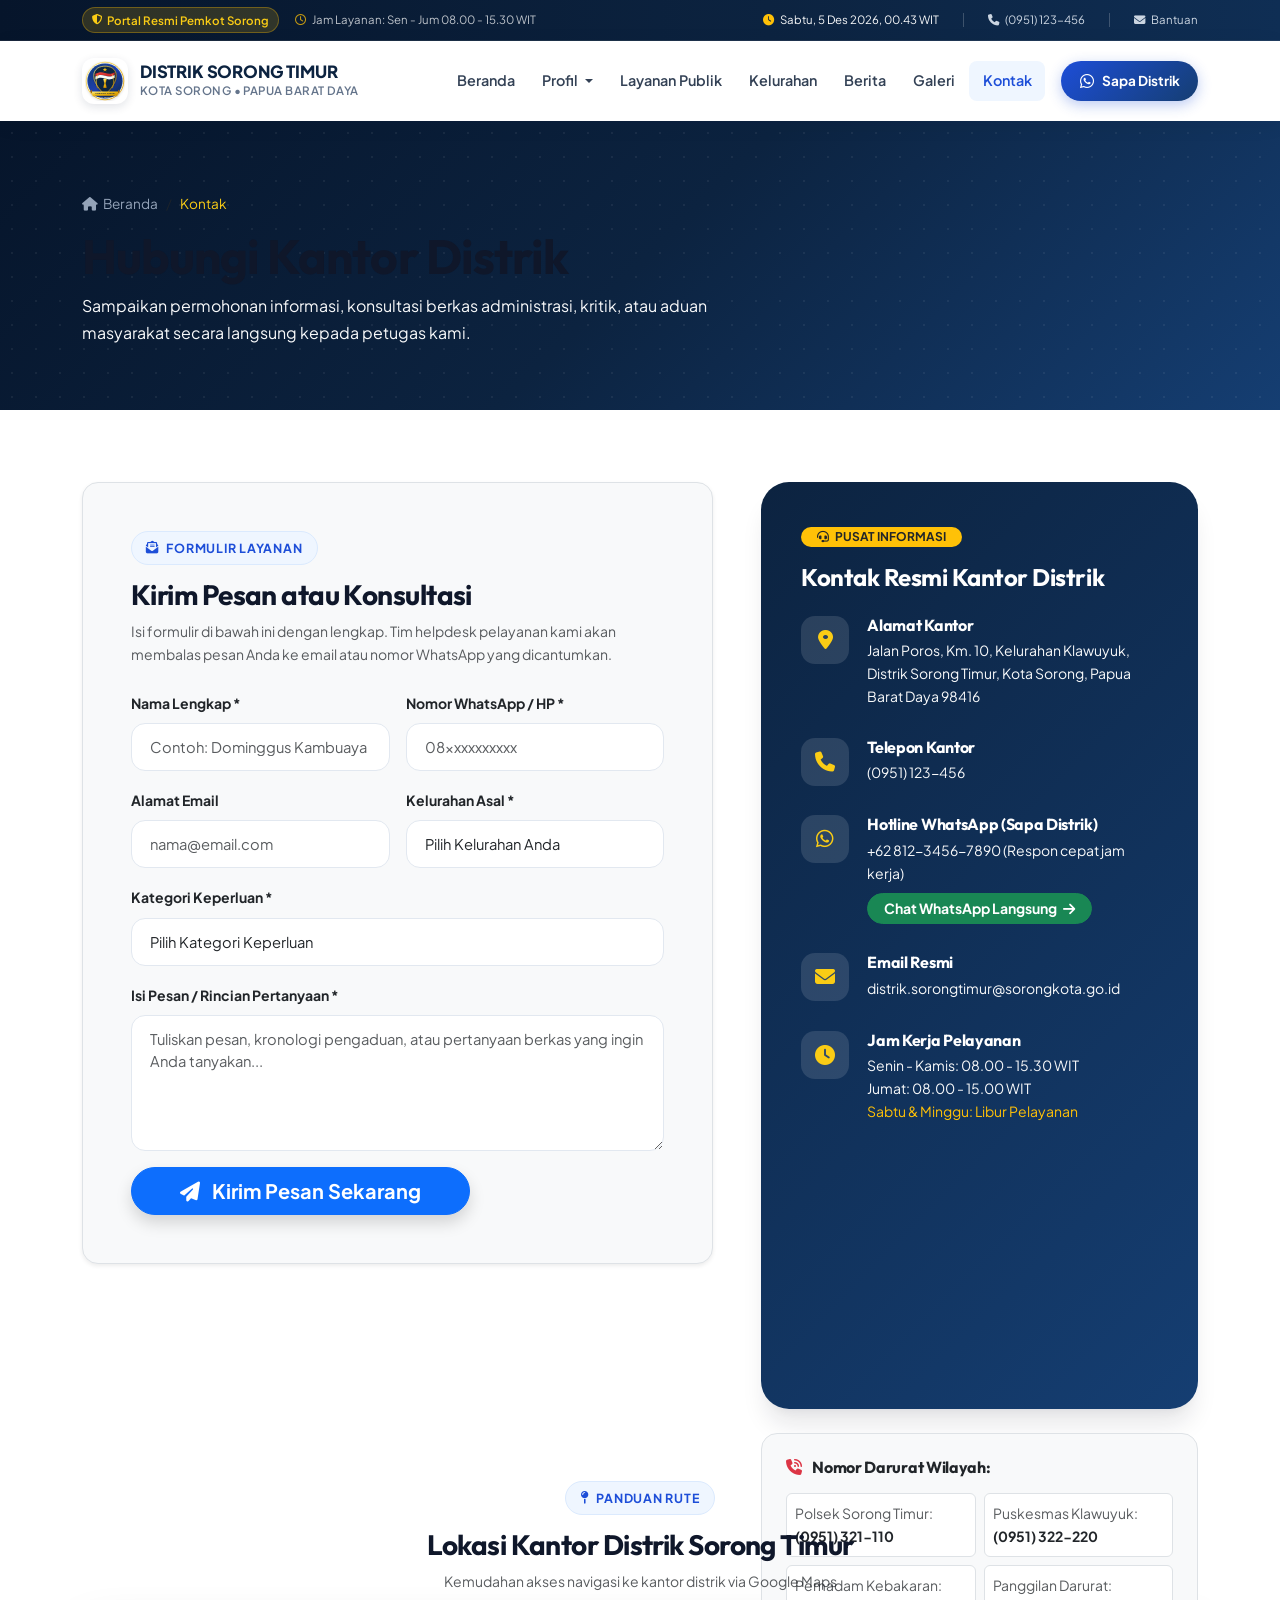
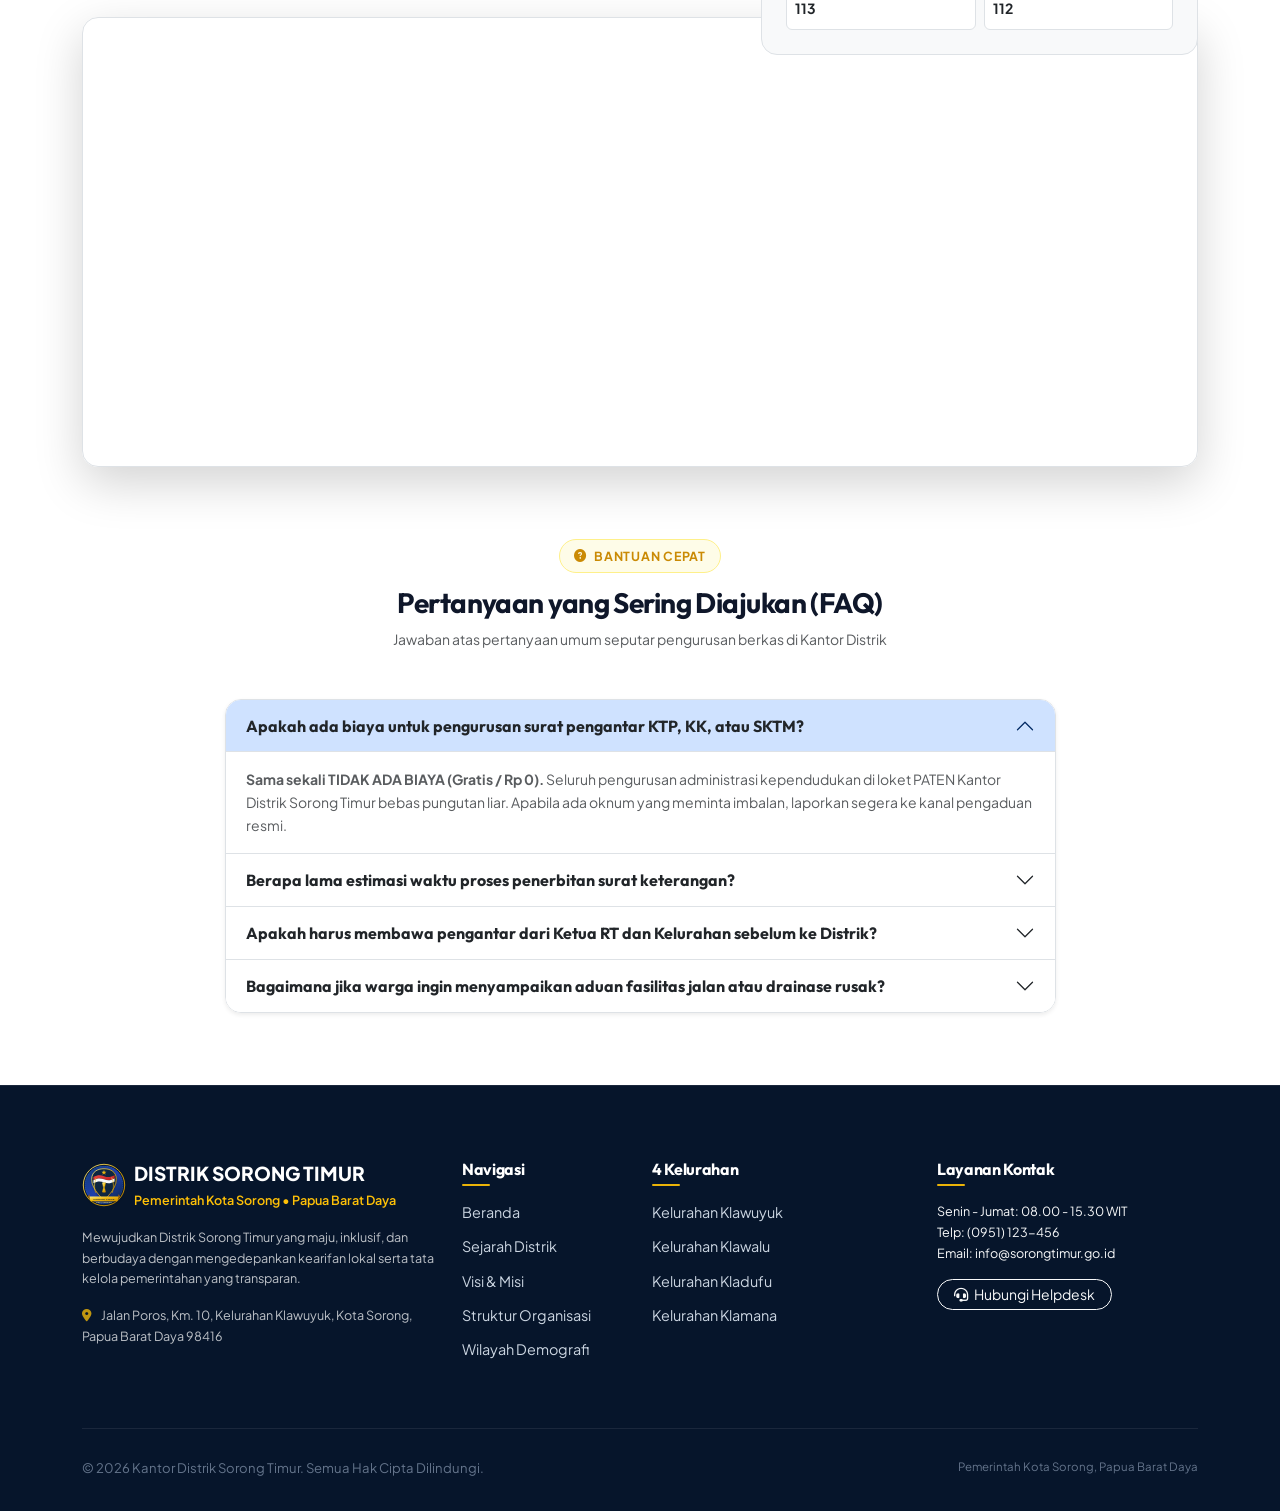
<file: kontak.html>
<!DOCTYPE html>
<html lang="id" class="scroll-smooth">
<head>
    <meta charset="UTF-8">
    <meta name="viewport" content="width=device-width, initial-scale=1.0">
    <title>Kontak & Pengaduan - Kantor Distrik Sorong Timur</title>
    <meta name="description" content="Hubungi Kantor Distrik Sorong Timur, Kota Sorong, Papua Barat Daya. Layanan konsultasi publik, hotline WhatsApp, nomor darurat, dan peta lokasi kantor.">

    <!-- Favicon -->
    <link rel="icon" type="image/svg+xml" href="assets/img/logo-distrik.svg">

    <!-- Bootstrap 5.3.3 CSS -->
    <link href="https://cdn.jsdelivr.net/npm/bootstrap@5.3.3/dist/css/bootstrap.min.css" rel="stylesheet" integrity="sha384-QWTKZyjpPEjISv5WaRU9OFeRpok6YctnYmDr5pNlyT2bRjXh0JMhjY6hW+ALEwIH" crossorigin="anonymous">

    <!-- Google Fonts -->
    <link rel="preconnect" href="https://fonts.googleapis.com">
    <link rel="preconnect" href="https://fonts.gstatic.com" crossorigin>
    <link href="https://fonts.googleapis.com/css2?family=Outfit:wght@400;500;600;700;800&family=Plus+Jakarta+Sans:wght@300;400;500;600;700;800&display=swap" rel="stylesheet">

    <!-- Font Awesome 6.5.2 -->
    <link rel="stylesheet" href="https://cdnjs.cloudflare.com/ajax/libs/font-awesome/6.5.2/css/all.min.css" integrity="sha512-SnH5WK+bZxgPHs44uWIX+LLJAJ9/2PkPKZ5QiAj6Ta86w+fsb2TkcmfRyVX3pBnMFcV7oQPJkl9QevSCWr3W6A==" crossorigin="anonymous" referrerpolicy="no-referrer" />

    <!-- Custom Modern Stylesheet -->
    <link rel="stylesheet" href="assets/style.css">
</head>
<body>

    <!-- TOPBAR -->
    <div class="topbar">
        <div class="container">
            <div class="d-flex justify-content-between align-items-center flex-wrap gap-2">
                <div class="d-flex align-items-center flex-wrap gap-3">
                    <span class="topbar-badge">
                        <i class="fa-solid fa-shield-halved"></i> Portal Resmi Pemkot Sorong
                    </span>
                    <span class="d-none d-md-inline small text-light opacity-75">
                        <i class="fa-regular fa-clock me-1 text-warning"></i> Jam Layanan: Sen - Jum 08.00 - 15.30 WIT
                    </span>
                </div>
                <div class="d-flex align-items-center gap-3">
                    <span id="live-time-ticker" class="small text-light opacity-90 d-none d-sm-inline">
                        <i class="fa-solid fa-location-dot me-1 text-danger"></i> Sorong Timur, WIT
                    </span>
                    <span class="topbar-divider d-none d-sm-inline"></span>
                    <a href="tel:0951123456" class="small"><i class="fa-solid fa-phone me-1"></i> (0951) 123-456</a>
                    <span class="topbar-divider"></span>
                    <a href="kontak.html" class="small"><i class="fa-solid fa-envelope me-1"></i> Bantuan</a>
                </div>
            </div>
        </div>
    </div>

    <!-- HEADER & NAVBAR -->
    <header class="sticky-top">
        <nav class="navbar navbar-expand-lg navbar-custom">
            <div class="container">
                <a class="navbar-brand" href="index.html">
                    <div class="brand-logo-wrap">
                        <img src="assets/img/logo-distrik.svg" alt="Lambang Distrik Sorong Timur" width="40" height="40">
                    </div>
                    <div>
                        <div class="brand-text-title">DISTRIK SORONG TIMUR</div>
                        <div class="brand-text-sub">Kota Sorong • Papua Barat Daya</div>
                    </div>
                </a>

                <button class="navbar-toggler border-0 shadow-none" type="button" data-bs-toggle="collapse" data-bs-target="#mainNavbar" aria-controls="mainNavbar" aria-expanded="false" aria-label="Toggle navigation">
                    <span class="navbar-toggler-icon"></span>
                </button>

                <div class="collapse navbar-collapse" id="mainNavbar">
                    <ul class="navbar-nav ms-auto mb-2 mb-lg-0 align-items-lg-center">
                        <li class="nav-item">
                            <a class="nav-link" href="index.html">Beranda</a>
                        </li>
                        <li class="nav-item dropdown">
                            <a class="nav-link dropdown-toggle" href="#" id="profilDropdown" role="button" data-bs-toggle="dropdown" aria-expanded="false">
                                Profil
                            </a>
                            <ul class="dropdown-menu shadow-lg border-0" aria-labelledby="profilDropdown">
                                <li><a class="dropdown-item" href="sejarah.html"><i class="fa-solid fa-landmark text-primary"></i> Sejarah Distrik</a></li>
                                <li><a class="dropdown-item" href="visi-misi.html"><i class="fa-solid fa-bullseye text-primary"></i> Visi & Misi</a></li>
                                <li><a class="dropdown-item" href="organisasi.html"><i class="fa-solid fa-sitemap text-primary"></i> Struktur Organisasi</a></li>
                                <li><a class="dropdown-item" href="wilayah.html"><i class="fa-solid fa-map-location-dot text-primary"></i> Wilayah & Kelurahan</a></li>
                            </ul>
                        </li>
                        <li class="nav-item">
                            <a class="nav-link" href="index.html#layanan-paten">Layanan Publik</a>
                        </li>
                        <li class="nav-item">
                            <a class="nav-link" href="wilayah.html">Kelurahan</a>
                        </li>
                        <li class="nav-item">
                            <a class="nav-link" href="index.html#berita">Berita</a>
                        </li>
                        <li class="nav-item">
                            <a class="nav-link" href="galeri.html">Galeri</a>
                        </li>
                        <li class="nav-item">
                            <a class="nav-link active" aria-current="page" href="kontak.html">Kontak</a>
                        </li>
                        <li class="nav-item ms-lg-3 mt-3 mt-lg-0">
                            <a href="https://wa.me/6281234567890" target="_blank" class="btn-nav-cta">
                                <i class="fa-brands fa-whatsapp fs-6"></i> Sapa Distrik
                            </a>
                        </li>
                    </ul>
                </div>
            </div>
        </nav>
    </header>

    <!-- PAGE HERO -->
    <section class="page-hero-modern">
        <div class="page-hero-pattern"></div>
        <div class="container position-relative">
            <nav aria-label="breadcrumb">
                <ol class="breadcrumb">
                    <li class="breadcrumb-item"><a href="index.html"><i class="fa-solid fa-house me-1"></i> Beranda</a></li>
                    <li class="breadcrumb-item active" aria-current="page">Kontak</li>
                </ol>
            </nav>
            <h1 class="display-5 fw-bold mb-2">Hubungi Kantor Distrik</h1>
            <p class="fs-6 text-light opacity-80 mb-0" style="max-width: 650px;">
                Sampaikan permohonan informasi, konsultasi berkas administrasi, kritik, atau aduan masyarakat secara langsung kepada petugas kami.
            </p>
        </div>
    </section>

    <!-- MAIN CONTENT -->
    <main class="py-5 bg-white">
        <div class="container py-lg-4">
            <div class="row g-5">
                <!-- FORMULIR KONTAK & KONSULTASI -->
                <div class="col-lg-7">
                    <div class="p-4 p-md-5 rounded-4 border bg-light shadow-sm">
                        <span class="section-badge"><i class="fa-solid fa-envelope-open-text"></i> Formulir Layanan</span>
                        <h2 class="fs-3 fw-bold mb-2">Kirim Pesan atau Konsultasi</h2>
                        <p class="text-muted small mb-4">
                            Isi formulir di bawah ini dengan lengkap. Tim helpdesk pelayanan kami akan membalas pesan Anda ke email atau nomor WhatsApp yang dicantumkan.
                        </p>

                        <!-- Alert Box for JS Confirmation -->
                        <div id="contactAlert" class="alert alert-success d-none rounded-3 small" role="alert">
                            <i class="fa-solid fa-circle-check me-2"></i> Terima kasih! Pesan Anda telah terkirim. Petugas kami akan segera menindaklanjuti.
                        </div>

                        <form id="contactForm" class="row g-3" onsubmit="handleContactSubmit(event)">
                            <div class="col-md-6">
                                <label for="namaLengkap" class="form-label small fw-bold text-dark">Nama Lengkap *</label>
                                <input type="text" class="form-control form-control-modern" id="namaLengkap" placeholder="Contoh: Dominggus Kambuaya" required>
                            </div>
                            <div class="col-md-6">
                                <label for="nomorHp" class="form-label small fw-bold text-dark">Nomor WhatsApp / HP *</label>
                                <input type="tel" class="form-control form-control-modern" id="nomorHp" placeholder="08xxxxxxxxxx" required>
                            </div>
                            <div class="col-md-6">
                                <label for="emailUser" class="form-label small fw-bold text-dark">Alamat Email</label>
                                <input type="email" class="form-control form-control-modern" id="emailUser" placeholder="nama@email.com">
                            </div>
                            <div class="col-md-6">
                                <label for="kelurahanAsal" class="form-label small fw-bold text-dark">Kelurahan Asal *</label>
                                <select class="form-select form-control-modern" id="kelurahanAsal" required>
                                    <option value="" selected disabled>Pilih Kelurahan Anda</option>
                                    <option value="Klawuyuk">Kelurahan Klawuyuk</option>
                                    <option value="Klawalu">Kelurahan Klawalu</option>
                                    <option value="Kladufu">Kelurahan Kladufu</option>
                                    <option value="Klamana">Kelurahan Klamana</option>
                                    <option value="Luar Distrik">Luar Distrik Sorong Timur</option>
                                </select>
                            </div>
                            <div class="col-12">
                                <label for="kategoriLayanan" class="form-label small fw-bold text-dark">Kategori Keperluan *</label>
                                <select class="form-select form-control-modern" id="kategoriLayanan" required>
                                    <option value="" selected disabled>Pilih Kategori Keperluan</option>
                                    <option value="PATEN">Konsultasi Layanan PATEN (KTP, KK, Domisili, SKTM)</option>
                                    <option value="Perizinan">Rekomendasi Izin Usaha / Izin Keramaian</option>
                                    <option value="Aduan">Pengaduan / Laporan Fasilitas Umum</option>
                                    <option value="PPID">Permohonan Informasi Publik (PPID)</option>
                                    <option value="Lainnya">Keperluan Lainnya</option>
                                </select>
                            </div>
                            <div class="col-12">
                                <label for="isiPesan" class="form-label small fw-bold text-dark">Isi Pesan / Rincian Pertanyaan *</label>
                                <textarea class="form-control form-control-modern" id="isiPesan" rows="5" placeholder="Tuliskan pesan, kronologi pengaduan, atau pertanyaan berkas yang ingin Anda tanyakan..." required></textarea>
                            </div>
                            <div class="col-12">
                                <button type="submit" class="btn btn-primary btn-lg rounded-pill px-5 fw-bold shadow">
                                    <i class="fa-solid fa-paper-plane me-2"></i> Kirim Pesan Sekarang
                                </button>
                            </div>
                        </form>
                    </div>
                </div>

                <!-- KARTU INFORMASI KONTAK RESMI -->
                <div class="col-lg-5">
                    <div class="contact-info-card mb-4">
                        <span class="badge bg-warning text-dark px-3 py-1 rounded-pill fw-bold mb-3">
                            <i class="fa-solid fa-headset me-1"></i> PUSAT INFORMASI
                        </span>
                        <h3 class="fs-4 fw-bold text-white mb-4">Kontak Resmi Kantor Distrik</h3>

                        <div class="contact-item-row">
                            <div class="contact-item-icon">
                                <i class="fa-solid fa-location-dot"></i>
                            </div>
                            <div>
                                <h5 class="fs-6 fw-bold mb-1 text-white">Alamat Kantor</h5>
                                <p class="small text-light opacity-80 mb-0">
                                    Jalan Poros, Km. 10, Kelurahan Klawuyuk, Distrik Sorong Timur, Kota Sorong, Papua Barat Daya 98416
                                </p>
                            </div>
                        </div>

                        <div class="contact-item-row">
                            <div class="contact-item-icon">
                                <i class="fa-solid fa-phone"></i>
                            </div>
                            <div>
                                <h5 class="fs-6 fw-bold mb-1 text-white">Telepon Kantor</h5>
                                <p class="small text-light opacity-80 mb-0">
                                    (0951) 123-456
                                </p>
                            </div>
                        </div>

                        <div class="contact-item-row">
                            <div class="contact-item-icon">
                                <i class="fa-brands fa-whatsapp"></i>
                            </div>
                            <div>
                                <h5 class="fs-6 fw-bold mb-1 text-white">Hotline WhatsApp (Sapa Distrik)</h5>
                                <p class="small text-light opacity-80 mb-2">
                                    +62 812-3456-7890 (Respon cepat jam kerja)
                                </p>
                                <a href="https://wa.me/6281234567890?text=Halo%20Admin%20Distrik%20Sorong%20Timur,%20saya%20butuh%20bantuan" target="_blank" class="btn btn-sm btn-success rounded-pill px-3 fw-bold">
                                    Chat WhatsApp Langsung <i class="fa-solid fa-arrow-right ms-1"></i>
                                </a>
                            </div>
                        </div>

                        <div class="contact-item-row">
                            <div class="contact-item-icon">
                                <i class="fa-solid fa-envelope"></i>
                            </div>
                            <div>
                                <h5 class="fs-6 fw-bold mb-1 text-white">Email Resmi</h5>
                                <p class="small text-light opacity-80 mb-0">
                                    distrik.sorongtimur@sorongkota.go.id
                                </p>
                            </div>
                        </div>

                        <div class="contact-item-row mb-0">
                            <div class="contact-item-icon">
                                <i class="fa-solid fa-clock"></i>
                            </div>
                            <div>
                                <h5 class="fs-6 fw-bold mb-1 text-white">Jam Kerja Pelayanan</h5>
                                <p class="small text-light opacity-80 mb-0">
                                    Senin - Kamis: 08.00 - 15.30 WIT<br>
                                    Jumat: 08.00 - 15.00 WIT<br>
                                    <span class="text-warning">Sabtu & Minggu: Libur Pelayanan</span>
                                </p>
                            </div>
                        </div>
                    </div>

                    <!-- NOMOR DARURAT DISTRIK -->
                    <div class="p-4 rounded-4 border bg-light">
                        <h4 class="fs-6 fw-bold mb-3 text-dark"><i class="fa-solid fa-phone-volume text-danger me-2"></i> Nomor Darurat Wilayah:</h4>
                        <div class="row g-2 small">
                            <div class="col-6">
                                <div class="bg-white p-2 rounded-2 border">
                                    <span class="text-muted d-block">Polsek Sorong Timur:</span>
                                    <strong class="text-dark">(0951) 321-110</strong>
                                </div>
                            </div>
                            <div class="col-6">
                                <div class="bg-white p-2 rounded-2 border">
                                    <span class="text-muted d-block">Puskesmas Klawuyuk:</span>
                                    <strong class="text-dark">(0951) 322-220</strong>
                                </div>
                            </div>
                            <div class="col-6">
                                <div class="bg-white p-2 rounded-2 border">
                                    <span class="text-muted d-block">Pemadam Kebakaran:</span>
                                    <strong class="text-dark">113</strong>
                                </div>
                            </div>
                            <div class="col-6">
                                <div class="bg-white p-2 rounded-2 border">
                                    <span class="text-muted d-block">Panggilan Darurat:</span>
                                    <strong class="text-dark">112</strong>
                                </div>
                            </div>
                        </div>
                    </div>
                </div>
            </div>

            <!-- PETA LOKASI KANTOR -->
            <div class="mt-5 pt-4">
                <div class="text-center mb-4">
                    <span class="section-badge"><i class="fa-solid fa-map-pin"></i> Panduan Rute</span>
                    <h3 class="fs-3 fw-bold">Lokasi Kantor Distrik Sorong Timur</h3>
                    <p class="text-muted small">Kemudahan akses navigasi ke kantor distrik via Google Maps</p>
                </div>

                <div class="rounded-4 overflow-hidden shadow-lg border" style="height: 450px;">
                    <iframe 
                        src="https://www.google.com/maps/embed?pb=!1m18!1m12!1m3!1d3989.47963212876!2d131.3101235!3d-0.8987412!2m3!1f0!2f0!3f0!3m2!1i1024!2i768!4f13.1!3m3!1m2!1s0x2d59556d78772a5b%3A0x6b290dfc6ff4d2c8!2sKantor%20Distrik%20Sorong%20Timur!5e0!3m2!1sid!2sid!4v1700000000000!5m2!1sid!2sid" 
                        width="100%" 
                        height="100%" 
                        style="border:0;" 
                        allowfullscreen="" 
                        loading="lazy" 
                        referrerpolicy="no-referrer-when-downgrade"
                        title="Peta Kantor Distrik Sorong Timur">
                    </iframe>
                </div>
            </div>

            <!-- FAQ SECTION -->
            <div class="mt-5 pt-4">
                <div class="text-center mb-5">
                    <span class="section-badge badge-gold"><i class="fa-solid fa-circle-question"></i> Bantuan Cepat</span>
                    <h3 class="fs-3 fw-bold">Pertanyaan yang Sering Diajukan (FAQ)</h3>
                    <p class="text-muted small">Jawaban atas pertanyaan umum seputar pengurusan berkas di Kantor Distrik</p>
                </div>

                <div class="row justify-content-center">
                    <div class="col-lg-9">
                        <div class="accordion shadow-sm rounded-4 overflow-hidden border" id="faqAccordion">
                            <!-- FAQ 1 -->
                            <div class="accordion-item border-0 border-bottom">
                                <h2 class="accordion-header" id="faqHeadingOne">
                                    <button class="accordion-button fw-bold text-dark" type="button" data-bs-toggle="collapse" data-bs-target="#faqCollapseOne" aria-expanded="true" aria-controls="faqCollapseOne">
                                        Apakah ada biaya untuk pengurusan surat pengantar KTP, KK, atau SKTM?
                                    </button>
                                </h2>
                                <div id="faqCollapseOne" class="accordion-collapse collapse show" aria-labelledby="faqHeadingOne" data-bs-parent="#faqAccordion">
                                    <div class="accordion-body text-muted small leading-relaxed">
                                        <strong>Sama sekali TIDAK ADA BIAYA (Gratis / Rp 0).</strong> Seluruh pengurusan administrasi kependudukan di loket PATEN Kantor Distrik Sorong Timur bebas pungutan liar. Apabila ada oknum yang meminta imbalan, laporkan segera ke kanal pengaduan resmi.
                                    </div>
                                </div>
                            </div>

                            <!-- FAQ 2 -->
                            <div class="accordion-item border-0 border-bottom">
                                <h2 class="accordion-header" id="faqHeadingTwo">
                                    <button class="accordion-button collapsed fw-bold text-dark" type="button" data-bs-toggle="collapse" data-bs-target="#faqCollapseTwo" aria-expanded="false" aria-controls="faqCollapseTwo">
                                        Berapa lama estimasi waktu proses penerbitan surat keterangan?
                                    </button>
                                </h2>
                                <div id="faqCollapseTwo" class="accordion-collapse collapse" aria-labelledby="faqHeadingTwo" data-bs-parent="#faqAccordion">
                                    <div class="accordion-body text-muted small leading-relaxed">
                                        Untuk berkas yang persyaratan dan surat pengantar kelurahannya sudah lengkap, proses verifikasi dan penandatanganan di loket PATEN umumnya selesai dalam waktu <strong>15 hingga 30 menit</strong> pada hari kerja yang sama.
                                    </div>
                                </div>
                            </div>

                            <!-- FAQ 3 -->
                            <div class="accordion-item border-0 border-bottom">
                                <h2 class="accordion-header" id="faqHeadingThree">
                                    <button class="accordion-button collapsed fw-bold text-dark" type="button" data-bs-toggle="collapse" data-bs-target="#faqCollapseThree" aria-expanded="false" aria-controls="faqCollapseThree">
                                        Apakah harus membawa pengantar dari Ketua RT dan Kelurahan sebelum ke Distrik?
                                    </button>
                                </h2>
                                <div id="faqCollapseThree" class="accordion-collapse collapse" aria-labelledby="faqHeadingThree" data-bs-parent="#faqAccordion">
                                    <div class="accordion-body text-muted small leading-relaxed">
                                        Ya, sesuai mekanisme hierarki administrasi pemerintahan, pemohon diharapkan terlebih dahulu mengurus surat pengantar dari RT/RW dan kantor Kelurahan domisili (Klawuyuk, Klawalu, Kladufu, atau Klamana) sebelum dilegalisasi di tingkat Distrik.
                                    </div>
                                </div>
                            </div>

                            <!-- FAQ 4 -->
                            <div class="accordion-item border-0">
                                <h2 class="accordion-header" id="faqHeadingFour">
                                    <button class="accordion-button collapsed fw-bold text-dark" type="button" data-bs-toggle="collapse" data-bs-target="#faqCollapseFour" aria-expanded="false" aria-controls="faqCollapseFour">
                                        Bagaimana jika warga ingin menyampaikan aduan fasilitas jalan atau drainase rusak?
                                    </button>
                                </h2>
                                <div id="faqCollapseFour" class="accordion-collapse collapse" aria-labelledby="faqHeadingFour" data-bs-parent="#faqAccordion">
                                    <div class="accordion-body text-muted small leading-relaxed">
                                        Warga dapat melapor melalui formulir di halaman ini, mengirim foto dan lokasi via WhatsApp Hotline (+62 812-3456-7890), atau melalui portal nasional SP4N-LAPOR!. Laporan akan diteruskan ke Seksi Pembangunan Distrik dan Dinas PUPR Kota Sorong.
                                    </div>
                                </div>
                            </div>
                        </div>
                    </div>
                </div>
            </div>
        </div>
    </main>

    <!-- FOOTER -->
    <footer class="footer-modern">
        <div class="container">
            <div class="row g-4">
                <div class="col-lg-4 col-md-6">
                    <div class="d-flex align-items-center gap-2 mb-3">
                        <img src="assets/img/logo-distrik.svg" alt="Logo Distrik Sorong Timur" width="44" height="44">
                        <div>
                            <div class="footer-brand-title">DISTRIK SORONG TIMUR</div>
                            <div class="text-warning small fw-semibold">Pemerintah Kota Sorong • Papua Barat Daya</div>
                        </div>
                    </div>
                    <p class="small text-light opacity-75 mb-3 leading-relaxed">
                        Mewujudkan Distrik Sorong Timur yang maju, inklusif, dan berbudaya dengan mengedepankan kearifan lokal serta tata kelola pemerintahan yang transparan.
                    </p>
                    <div class="small text-light opacity-75 mb-2">
                        <i class="fa-solid fa-location-dot me-2 text-warning"></i> Jalan Poros, Km. 10, Kelurahan Klawuyuk, Kota Sorong, Papua Barat Daya 98416
                    </div>
                </div>

                <div class="col-lg-2 col-md-6 col-6">
                    <h5 class="footer-heading">Navigasi</h5>
                    <ul class="footer-links">
                        <li><a href="index.html">Beranda</a></li>
                        <li><a href="sejarah.html">Sejarah Distrik</a></li>
                        <li><a href="visi-misi.html">Visi & Misi</a></li>
                        <li><a href="organisasi.html">Struktur Organisasi</a></li>
                        <li><a href="wilayah.html">Wilayah Demografi</a></li>
                    </ul>
                </div>

                <div class="col-lg-3 col-md-6 col-6">
                    <h5 class="footer-heading">4 Kelurahan</h5>
                    <ul class="footer-links">
                        <li><a href="wilayah.html#kel-klawuyuk">Kelurahan Klawuyuk</a></li>
                        <li><a href="wilayah.html#kel-klawalu">Kelurahan Klawalu</a></li>
                        <li><a href="wilayah.html#kel-kladufu">Kelurahan Kladufu</a></li>
                        <li><a href="wilayah.html#kel-klamana">Kelurahan Klamana</a></li>
                    </ul>
                </div>

                <div class="col-lg-3 col-md-6">
                    <h5 class="footer-heading">Layanan Kontak</h5>
                    <div class="small text-light opacity-80 mb-3">
                        Senin - Jumat: 08.00 - 15.30 WIT<br>
                        Telp: (0951) 123-456<br>
                        Email: info@sorongtimur.go.id
                    </div>
                    <a href="kontak.html" class="btn btn-outline-light btn-sm rounded-pill px-3">
                        <i class="fa-solid fa-headset me-1"></i> Hubungi Helpdesk
                    </a>
                </div>
            </div>

            <div class="footer-bottom d-flex flex-column flex-md-row justify-content-between align-items-center gap-2">
                <div>&copy; 2026 Kantor Distrik Sorong Timur. Semua Hak Cipta Dilindungi.</div>
                <div class="small">Pemerintah Kota Sorong, Papua Barat Daya</div>
            </div>
        </div>
    </footer>

    <!-- Bootstrap 5 JS -->
    <script src="https://cdn.jsdelivr.net/npm/bootstrap@5.3.3/dist/js/bootstrap.bundle.min.js" integrity="sha384-YvpcrYf0tY3lHB60NNkmXc5s9fDVZLESaAA55NDzOxhy9GkcIdslK1eN7N6jIeHz" crossorigin="anonymous"></script>
    <script>
        function updateLiveClock() {
            const ticker = document.getElementById('live-time-ticker');
            if (!ticker) return;
            const now = new Date();
            const options = { weekday: 'long', year: 'numeric', month: 'short', day: 'numeric', hour: '2-digit', minute: '2-digit', timeZone: 'Asia/Jayapura' };
            const formatter = new Intl.DateTimeFormat('id-ID', options);
            ticker.innerHTML = `<i class="fa-solid fa-clock me-1 text-warning"></i> ${formatter.format(now)} WIT`;
        }
        setInterval(updateLiveClock, 1000);
        updateLiveClock();

        function handleContactSubmit(e) {
            e.preventDefault();
            const alertBox = document.getElementById('contactAlert');
            alertBox.classList.remove('d-none');
            document.getElementById('contactForm').reset();
            alertBox.scrollIntoView({ behavior: 'smooth' });
        }
    </script>
</body>
</html>
</file>
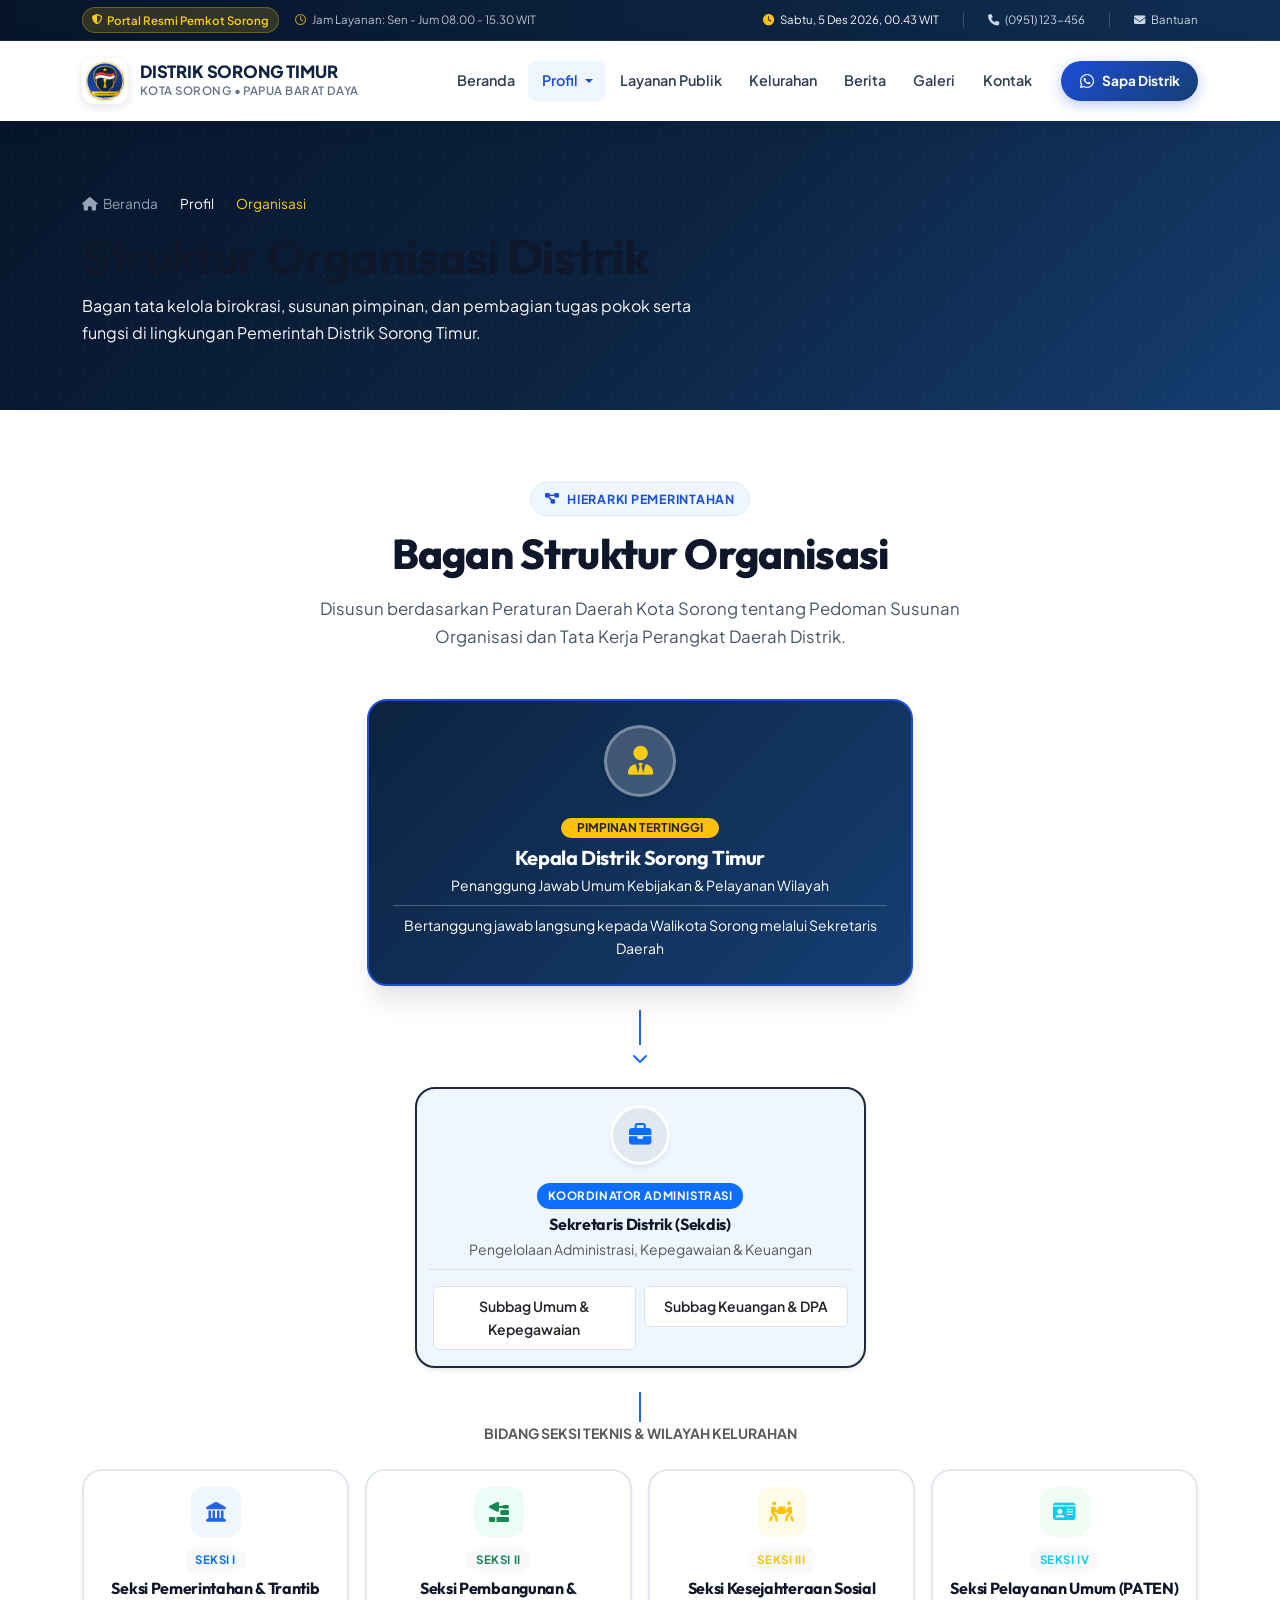
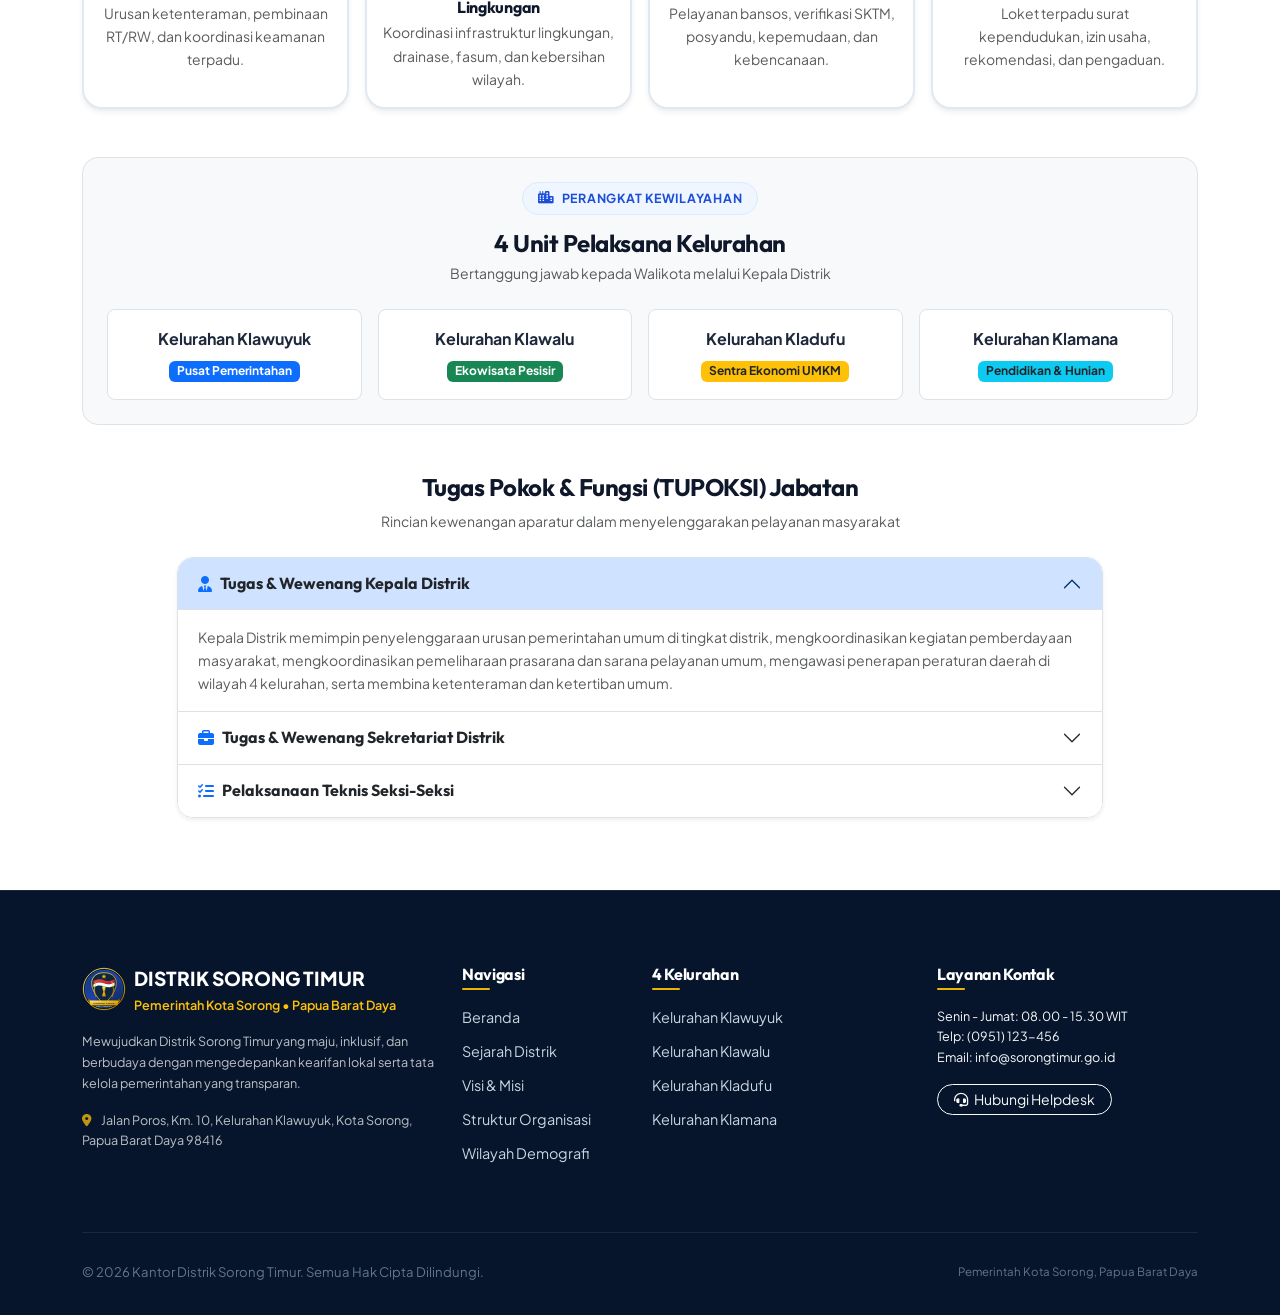
<file: organisasi.html>
<!DOCTYPE html>
<html lang="id" class="scroll-smooth">
<head>
    <meta charset="UTF-8">
    <meta name="viewport" content="width=device-width, initial-scale=1.0">
    <title>Struktur Organisasi Distrik Sorong Timur - Pemerintah Kota Sorong</title>
    <meta name="description" content="Bagan struktur organisasi dan susunan pimpinan Kantor Distrik Sorong Timur, Kota Sorong, Papua Barat Daya. Kepala Distrik, Sekretariat, Seksi-Seksi, dan Kelurahan.">

    <!-- Favicon -->
    <link rel="icon" type="image/svg+xml" href="assets/img/logo-distrik.svg">

    <!-- Bootstrap 5.3.3 CSS -->
    <link href="https://cdn.jsdelivr.net/npm/bootstrap@5.3.3/dist/css/bootstrap.min.css" rel="stylesheet" integrity="sha384-QWTKZyjpPEjISv5WaRU9OFeRpok6YctnYmDr5pNlyT2bRjXh0JMhjY6hW+ALEwIH" crossorigin="anonymous">

    <!-- Google Fonts -->
    <link rel="preconnect" href="https://fonts.googleapis.com">
    <link rel="preconnect" href="https://fonts.gstatic.com" crossorigin>
    <link href="https://fonts.googleapis.com/css2?family=Outfit:wght@400;500;600;700;800&family=Plus+Jakarta+Sans:wght@300;400;500;600;700;800&display=swap" rel="stylesheet">

    <!-- Font Awesome 6.5.2 -->
    <link rel="stylesheet" href="https://cdnjs.cloudflare.com/ajax/libs/font-awesome/6.5.2/css/all.min.css" integrity="sha512-SnH5WK+bZxgPHs44uWIX+LLJAJ9/2PkPKZ5QiAj6Ta86w+fsb2TkcmfRyVX3pBnMFcV7oQPJkl9QevSCWr3W6A==" crossorigin="anonymous" referrerpolicy="no-referrer" />

    <!-- Custom Modern Stylesheet -->
    <link rel="stylesheet" href="assets/style.css">
</head>
<body>

    <!-- TOPBAR -->
    <div class="topbar">
        <div class="container">
            <div class="d-flex justify-content-between align-items-center flex-wrap gap-2">
                <div class="d-flex align-items-center flex-wrap gap-3">
                    <span class="topbar-badge">
                        <i class="fa-solid fa-shield-halved"></i> Portal Resmi Pemkot Sorong
                    </span>
                    <span class="d-none d-md-inline small text-light opacity-75">
                        <i class="fa-regular fa-clock me-1 text-warning"></i> Jam Layanan: Sen - Jum 08.00 - 15.30 WIT
                    </span>
                </div>
                <div class="d-flex align-items-center gap-3">
                    <span id="live-time-ticker" class="small text-light opacity-90 d-none d-sm-inline">
                        <i class="fa-solid fa-location-dot me-1 text-danger"></i> Sorong Timur, WIT
                    </span>
                    <span class="topbar-divider d-none d-sm-inline"></span>
                    <a href="tel:0951123456" class="small"><i class="fa-solid fa-phone me-1"></i> (0951) 123-456</a>
                    <span class="topbar-divider"></span>
                    <a href="kontak.html" class="small"><i class="fa-solid fa-envelope me-1"></i> Bantuan</a>
                </div>
            </div>
        </div>
    </div>

    <!-- HEADER & NAVBAR -->
    <header class="sticky-top">
        <nav class="navbar navbar-expand-lg navbar-custom">
            <div class="container">
                <a class="navbar-brand" href="index.html">
                    <div class="brand-logo-wrap">
                        <img src="assets/img/logo-distrik.svg" alt="Lambang Distrik Sorong Timur" width="40" height="40">
                    </div>
                    <div>
                        <div class="brand-text-title">DISTRIK SORONG TIMUR</div>
                        <div class="brand-text-sub">Kota Sorong • Papua Barat Daya</div>
                    </div>
                </a>

                <button class="navbar-toggler border-0 shadow-none" type="button" data-bs-toggle="collapse" data-bs-target="#mainNavbar" aria-controls="mainNavbar" aria-expanded="false" aria-label="Toggle navigation">
                    <span class="navbar-toggler-icon"></span>
                </button>

                <div class="collapse navbar-collapse" id="mainNavbar">
                    <ul class="navbar-nav ms-auto mb-2 mb-lg-0 align-items-lg-center">
                        <li class="nav-item">
                            <a class="nav-link" href="index.html">Beranda</a>
                        </li>
                        <li class="nav-item dropdown">
                            <a class="nav-link dropdown-toggle active" href="#" id="profilDropdown" role="button" data-bs-toggle="dropdown" aria-expanded="false">
                                Profil
                            </a>
                            <ul class="dropdown-menu shadow-lg border-0" aria-labelledby="profilDropdown">
                                <li><a class="dropdown-item" href="sejarah.html"><i class="fa-solid fa-landmark text-primary"></i> Sejarah Distrik</a></li>
                                <li><a class="dropdown-item" href="visi-misi.html"><i class="fa-solid fa-bullseye text-primary"></i> Visi & Misi</a></li>
                                <li><a class="dropdown-item active" href="organisasi.html"><i class="fa-solid fa-sitemap text-primary"></i> Struktur Organisasi</a></li>
                                <li><a class="dropdown-item" href="wilayah.html"><i class="fa-solid fa-map-location-dot text-primary"></i> Wilayah & Kelurahan</a></li>
                            </ul>
                        </li>
                        <li class="nav-item">
                            <a class="nav-link" href="index.html#layanan-paten">Layanan Publik</a>
                        </li>
                        <li class="nav-item">
                            <a class="nav-link" href="wilayah.html">Kelurahan</a>
                        </li>
                        <li class="nav-item">
                            <a class="nav-link" href="index.html#berita">Berita</a>
                        </li>
                        <li class="nav-item">
                            <a class="nav-link" href="galeri.html">Galeri</a>
                        </li>
                        <li class="nav-item">
                            <a class="nav-link" href="kontak.html">Kontak</a>
                        </li>
                        <li class="nav-item ms-lg-3 mt-3 mt-lg-0">
                            <a href="https://wa.me/6281234567890" target="_blank" class="btn-nav-cta">
                                <i class="fa-brands fa-whatsapp fs-6"></i> Sapa Distrik
                            </a>
                        </li>
                    </ul>
                </div>
            </div>
        </nav>
    </header>

    <!-- PAGE HERO -->
    <section class="page-hero-modern">
        <div class="page-hero-pattern"></div>
        <div class="container position-relative">
            <nav aria-label="breadcrumb">
                <ol class="breadcrumb">
                    <li class="breadcrumb-item"><a href="index.html"><i class="fa-solid fa-house me-1"></i> Beranda</a></li>
                    <li class="breadcrumb-item">Profil</li>
                    <li class="breadcrumb-item active" aria-current="page">Organisasi</li>
                </ol>
            </nav>
            <h1 class="display-5 fw-bold mb-2">Struktur Organisasi Distrik</h1>
            <p class="fs-6 text-light opacity-80 mb-0" style="max-width: 650px;">
                Bagan tata kelola birokrasi, susunan pimpinan, dan pembagian tugas pokok serta fungsi di lingkungan Pemerintah Distrik Sorong Timur.
            </p>
        </div>
    </section>

    <!-- MAIN CONTENT -->
    <main class="py-5 bg-white">
        <div class="container py-lg-4">
            <!-- Bagan Organisasi Visual Modern -->
            <div class="text-center mb-5">
                <span class="section-badge"><i class="fa-solid fa-diagram-project"></i> Hierarki Pemerintahan</span>
                <h2 class="section-title">Bagan Struktur Organisasi</h2>
                <p class="section-desc mx-auto">
                    Disusun berdasarkan Peraturan Daerah Kota Sorong tentang Pedoman Susunan Organisasi dan Tata Kerja Perangkat Daerah Distrik.
                </p>
            </div>

            <!-- HIERARCHY TREE -->
            <div class="row justify-content-center mb-4">
                <!-- Level 1: Kepala Distrik -->
                <div class="col-md-8 col-lg-6">
                    <div class="org-box primary-lead p-4">
                        <div class="org-avatar">
                            <i class="fa-solid fa-user-tie"></i>
                        </div>
                        <span class="badge bg-warning text-dark px-3 py-1 rounded-pill fw-bold mb-2">
                            PIMPINAN TERTINGGI
                        </span>
                        <h4 class="fs-5 fw-bold mb-1">Kepala Distrik Sorong Timur</h4>
                        <p class="small opacity-80 mb-2">Penanggung Jawab Umum Kebijakan & Pelayanan Wilayah</p>
                        <div class="pt-2 border-top border-white border-opacity-25 small opacity-90">
                            Bertanggung jawab langsung kepada Walikota Sorong melalui Sekretaris Daerah
                        </div>
                    </div>
                </div>
            </div>

            <!-- Connector Line Down -->
            <div class="text-center mb-3">
                <div style="width: 2px; height: 35px; background: var(--primary-600); margin: 0 auto;"></div>
                <i class="fa-solid fa-chevron-down text-primary"></i>
            </div>

            <!-- Level 2: Sekretaris Distrik -->
            <div class="row justify-content-center mb-4">
                <div class="col-md-7 col-lg-5">
                    <div class="org-box secondary-lead p-3">
                        <div class="org-avatar" style="width: 60px; height: 60px; font-size: 1.4rem;">
                            <i class="fa-solid fa-briefcase text-primary"></i>
                        </div>
                        <span class="org-role-badge bg-primary text-white">KOORDINATOR ADMINISTRASI</span>
                        <h4 class="fs-6 fw-bold mb-1">Sekretaris Distrik (Sekdis)</h4>
                        <p class="small text-muted mb-2">Pengelolaan Administrasi, Kepegawaian & Keuangan</p>
                        
                        <!-- Sub Bagian -->
                        <div class="row g-2 mt-2 pt-2 border-top">
                            <div class="col-6">
                                <div class="bg-white p-2 rounded-2 border small fw-semibold text-dark">
                                    Subbag Umum & Kepegawaian
                                </div>
                            </div>
                            <div class="col-6">
                                <div class="bg-white p-2 rounded-2 border small fw-semibold text-dark">
                                    Subbag Keuangan & DPA
                                </div>
                            </div>
                        </div>
                    </div>
                </div>
            </div>

            <!-- Connector Line Down & Horizontal Split -->
            <div class="text-center mb-4">
                <div style="width: 2px; height: 30px; background: var(--primary-600); margin: 0 auto;"></div>
                <div class="text-muted small fw-bold">BIDANG SEKSI TEKNIS & WILAYAH KELURAHAN</div>
            </div>

            <!-- Level 3: 4 Seksi Teknis Pelayanan -->
            <div class="row g-3 mb-5">
                <!-- Seksi 1 -->
                <div class="col-md-6 col-lg-3">
                    <div class="org-box h-100 p-3">
                        <div class="service-icon-box mx-auto mb-2" style="width: 50px; height: 50px; font-size: 1.25rem;">
                            <i class="fa-solid fa-landmark"></i>
                        </div>
                        <span class="org-role-badge bg-light text-primary">SEKSI I</span>
                        <h5 class="fs-6 fw-bold mb-1">Seksi Pemerintahan & Trantib</h5>
                        <p class="small text-muted mb-0">Urusan ketenteraman, pembinaan RT/RW, dan koordinasi keamanan terpadu.</p>
                    </div>
                </div>

                <!-- Seksi 2 -->
                <div class="col-md-6 col-lg-3">
                    <div class="org-box h-100 p-3">
                        <div class="service-icon-box mx-auto mb-2 text-success" style="background: var(--emerald-50); width: 50px; height: 50px; font-size: 1.25rem;">
                            <i class="fa-solid fa-trowel-bricks"></i>
                        </div>
                        <span class="org-role-badge bg-light text-success">SEKSI II</span>
                        <h5 class="fs-6 fw-bold mb-1">Seksi Pembangunan & Lingkungan</h5>
                        <p class="small text-muted mb-0">Koordinasi infrastruktur lingkungan, drainase, fasum, dan kebersihan wilayah.</p>
                    </div>
                </div>

                <!-- Seksi 3 -->
                <div class="col-md-6 col-lg-3">
                    <div class="org-box h-100 p-3">
                        <div class="service-icon-box mx-auto mb-2 text-warning" style="background: #fefce8; width: 50px; height: 50px; font-size: 1.25rem;">
                            <i class="fa-solid fa-people-carry-box"></i>
                        </div>
                        <span class="org-role-badge bg-light text-warning">SEKSI III</span>
                        <h5 class="fs-6 fw-bold mb-1">Seksi Kesejahteraan Sosial</h5>
                        <p class="small text-muted mb-0">Pelayanan bansos, verifikasi SKTM, posyandu, kepemudaan, dan kebencanaan.</p>
                    </div>
                </div>

                <!-- Seksi 4 -->
                <div class="col-md-6 col-lg-3">
                    <div class="org-box h-100 p-3">
                        <div class="service-icon-box mx-auto mb-2 text-info" style="background: #f0fdf4; width: 50px; height: 50px; font-size: 1.25rem;">
                            <i class="fa-solid fa-id-card"></i>
                        </div>
                        <span class="org-role-badge bg-light text-info">SEKSI IV</span>
                        <h5 class="fs-6 fw-bold mb-1">Seksi Pelayanan Umum (PATEN)</h5>
                        <p class="small text-muted mb-0">Loket terpadu surat kependudukan, izin usaha, rekomendasi, dan pengaduan.</p>
                    </div>
                </div>
            </div>

            <!-- Level 4: 4 Kelurahan Binaan -->
            <div class="p-4 rounded-4 border bg-light mb-5">
                <div class="text-center mb-4">
                    <span class="section-badge"><i class="fa-solid fa-city"></i> Perangkat Kewilayahan</span>
                    <h3 class="fs-4 fw-bold mb-1">4 Unit Pelaksana Kelurahan</h3>
                    <p class="text-muted small mb-0">Bertanggung jawab kepada Walikota melalui Kepala Distrik</p>
                </div>
                <div class="row g-3">
                    <div class="col-6 col-md-3">
                        <div class="bg-white p-3 rounded-3 text-center border shadow-xs h-100">
                            <div class="fw-bold fs-6 mb-1">Kelurahan Klawuyuk</div>
                            <span class="badge bg-primary text-white small">Pusat Pemerintahan</span>
                        </div>
                    </div>
                    <div class="col-6 col-md-3">
                        <div class="bg-white p-3 rounded-3 text-center border shadow-xs h-100">
                            <div class="fw-bold fs-6 mb-1">Kelurahan Klawalu</div>
                            <span class="badge bg-success text-white small">Ekowisata Pesisir</span>
                        </div>
                    </div>
                    <div class="col-6 col-md-3">
                        <div class="bg-white p-3 rounded-3 text-center border shadow-xs h-100">
                            <div class="fw-bold fs-6 mb-1">Kelurahan Kladufu</div>
                            <span class="badge bg-warning text-dark small">Sentra Ekonomi UMKM</span>
                        </div>
                    </div>
                    <div class="col-6 col-md-3">
                        <div class="bg-white p-3 rounded-3 text-center border shadow-xs h-100">
                            <div class="fw-bold fs-6 mb-1">Kelurahan Klamana</div>
                            <span class="badge bg-info text-dark small">Pendidikan & Hunian</span>
                        </div>
                    </div>
                </div>
            </div>

            <!-- TUPOKSI DETAIL ACCORDION -->
            <div class="row justify-content-center">
                <div class="col-lg-10">
                    <div class="text-center mb-4">
                        <h3 class="fs-4 fw-bold">Tugas Pokok & Fungsi (TUPOKSI) Jabatan</h3>
                        <p class="text-muted small">Rincian kewenangan aparatur dalam menyelenggarakan pelayanan masyarakat</p>
                    </div>

                    <div class="accordion shadow-sm rounded-4 overflow-hidden border" id="tupoksiAccordion">
                        <div class="accordion-item border-0 border-bottom">
                            <h2 class="accordion-header" id="headingOne">
                                <button class="accordion-button fw-bold text-dark" type="button" data-bs-toggle="collapse" data-bs-target="#collapseOne" aria-expanded="true" aria-controls="collapseOne">
                                    <i class="fa-solid fa-user-tie text-primary me-2"></i> Tugas & Wewenang Kepala Distrik
                                </button>
                            </h2>
                            <div id="collapseOne" class="accordion-collapse collapse show" aria-labelledby="headingOne" data-bs-parent="#tupoksiAccordion">
                                <div class="accordion-body text-muted small leading-relaxed">
                                    Kepala Distrik memimpin penyelenggaraan urusan pemerintahan umum di tingkat distrik, mengkoordinasikan kegiatan pemberdayaan masyarakat, mengkoordinasikan pemeliharaan prasarana dan sarana pelayanan umum, mengawasi penerapan peraturan daerah di wilayah 4 kelurahan, serta membina ketenteraman dan ketertiban umum.
                                </div>
                            </div>
                        </div>

                        <div class="accordion-item border-0 border-bottom">
                            <h2 class="accordion-header" id="headingTwo">
                                <button class="accordion-button collapsed fw-bold text-dark" type="button" data-bs-toggle="collapse" data-bs-target="#collapseTwo" aria-expanded="false" aria-controls="collapseTwo">
                                    <i class="fa-solid fa-briefcase text-primary me-2"></i> Tugas & Wewenang Sekretariat Distrik
                                </button>
                            </h2>
                            <div id="collapseTwo" class="accordion-collapse collapse" aria-labelledby="headingTwo" data-bs-parent="#tupoksiAccordion">
                                <div class="accordion-body text-muted small leading-relaxed">
                                    Sekretariat Distrik dipimpin oleh Sekretaris Distrik yang mempunyai tugas merencanakan, melaksanakan, mengkoordinasikan, dan mengendalikan administrasi ketatausahaan, kepegawaian, perlengkapan, penyusunan anggaran Dokumen Pelaksanaan Anggaran (DPA), serta penyusunan laporan akuntabilitas kinerja distrik.
                                </div>
                            </div>
                        </div>

                        <div class="accordion-item border-0">
                            <h2 class="accordion-header" id="headingThree">
                                <button class="accordion-button collapsed fw-bold text-dark" type="button" data-bs-toggle="collapse" data-bs-target="#collapseThree" aria-expanded="false" aria-controls="collapseThree">
                                    <i class="fa-solid fa-list-check text-primary me-2"></i> Pelaksanaan Teknis Seksi-Seksi
                                </button>
                            </h2>
                            <div id="collapseThree" class="accordion-collapse collapse" aria-labelledby="headingThree" data-bs-parent="#tupoksiAccordion">
                                <div class="accordion-body text-muted small leading-relaxed">
                                    Para Kepala Seksi bertugas sebagai eksekutor operasional program di bidang masing-masing. Seksi Pemerintahan mengkoordinasikan pembinaan RT/RW; Seksi Pembangunan mengawasi realisasi proyek fisik dan drainase; Seksi Kesejahteraan Sosial mengelola bantuan sosial dan kesehatan; dan Seksi Pelayanan Umum mengawal operasional loket PATEN setiap hari kerja.
                                </div>
                            </div>
                        </div>
                    </div>
                </div>
            </div>
        </div>
    </main>

    <!-- FOOTER -->
    <footer class="footer-modern">
        <div class="container">
            <div class="row g-4">
                <div class="col-lg-4 col-md-6">
                    <div class="d-flex align-items-center gap-2 mb-3">
                        <img src="assets/img/logo-distrik.svg" alt="Logo Distrik Sorong Timur" width="44" height="44">
                        <div>
                            <div class="footer-brand-title">DISTRIK SORONG TIMUR</div>
                            <div class="text-warning small fw-semibold">Pemerintah Kota Sorong • Papua Barat Daya</div>
                        </div>
                    </div>
                    <p class="small text-light opacity-75 mb-3 leading-relaxed">
                        Mewujudkan Distrik Sorong Timur yang maju, inklusif, dan berbudaya dengan mengedepankan kearifan lokal serta tata kelola pemerintahan yang transparan.
                    </p>
                    <div class="small text-light opacity-75 mb-2">
                        <i class="fa-solid fa-location-dot me-2 text-warning"></i> Jalan Poros, Km. 10, Kelurahan Klawuyuk, Kota Sorong, Papua Barat Daya 98416
                    </div>
                </div>

                <div class="col-lg-2 col-md-6 col-6">
                    <h5 class="footer-heading">Navigasi</h5>
                    <ul class="footer-links">
                        <li><a href="index.html">Beranda</a></li>
                        <li><a href="sejarah.html">Sejarah Distrik</a></li>
                        <li><a href="visi-misi.html">Visi & Misi</a></li>
                        <li><a href="organisasi.html">Struktur Organisasi</a></li>
                        <li><a href="wilayah.html">Wilayah Demografi</a></li>
                    </ul>
                </div>

                <div class="col-lg-3 col-md-6 col-6">
                    <h5 class="footer-heading">4 Kelurahan</h5>
                    <ul class="footer-links">
                        <li><a href="wilayah.html#kel-klawuyuk">Kelurahan Klawuyuk</a></li>
                        <li><a href="wilayah.html#kel-klawalu">Kelurahan Klawalu</a></li>
                        <li><a href="wilayah.html#kel-kladufu">Kelurahan Kladufu</a></li>
                        <li><a href="wilayah.html#kel-klamana">Kelurahan Klamana</a></li>
                    </ul>
                </div>

                <div class="col-lg-3 col-md-6">
                    <h5 class="footer-heading">Layanan Kontak</h5>
                    <div class="small text-light opacity-80 mb-3">
                        Senin - Jumat: 08.00 - 15.30 WIT<br>
                        Telp: (0951) 123-456<br>
                        Email: info@sorongtimur.go.id
                    </div>
                    <a href="kontak.html" class="btn btn-outline-light btn-sm rounded-pill px-3">
                        <i class="fa-solid fa-headset me-1"></i> Hubungi Helpdesk
                    </a>
                </div>
            </div>

            <div class="footer-bottom d-flex flex-column flex-md-row justify-content-between align-items-center gap-2">
                <div>&copy; 2026 Kantor Distrik Sorong Timur. Semua Hak Cipta Dilindungi.</div>
                <div class="small">Pemerintah Kota Sorong, Papua Barat Daya</div>
            </div>
        </div>
    </footer>

    <!-- Bootstrap 5 JS -->
    <script src="https://cdn.jsdelivr.net/npm/bootstrap@5.3.3/dist/js/bootstrap.bundle.min.js" integrity="sha384-YvpcrYf0tY3lHB60NNkmXc5s9fDVZLESaAA55NDzOxhy9GkcIdslK1eN7N6jIeHz" crossorigin="anonymous"></script>
    <script>
        function updateLiveClock() {
            const ticker = document.getElementById('live-time-ticker');
            if (!ticker) return;
            const now = new Date();
            const options = { weekday: 'long', year: 'numeric', month: 'short', day: 'numeric', hour: '2-digit', minute: '2-digit', timeZone: 'Asia/Jayapura' };
            const formatter = new Intl.DateTimeFormat('id-ID', options);
            ticker.innerHTML = `<i class="fa-solid fa-clock me-1 text-warning"></i> ${formatter.format(now)} WIT`;
        }
        setInterval(updateLiveClock, 1000);
        updateLiveClock();
    </script>
</body>
</html>
</file>
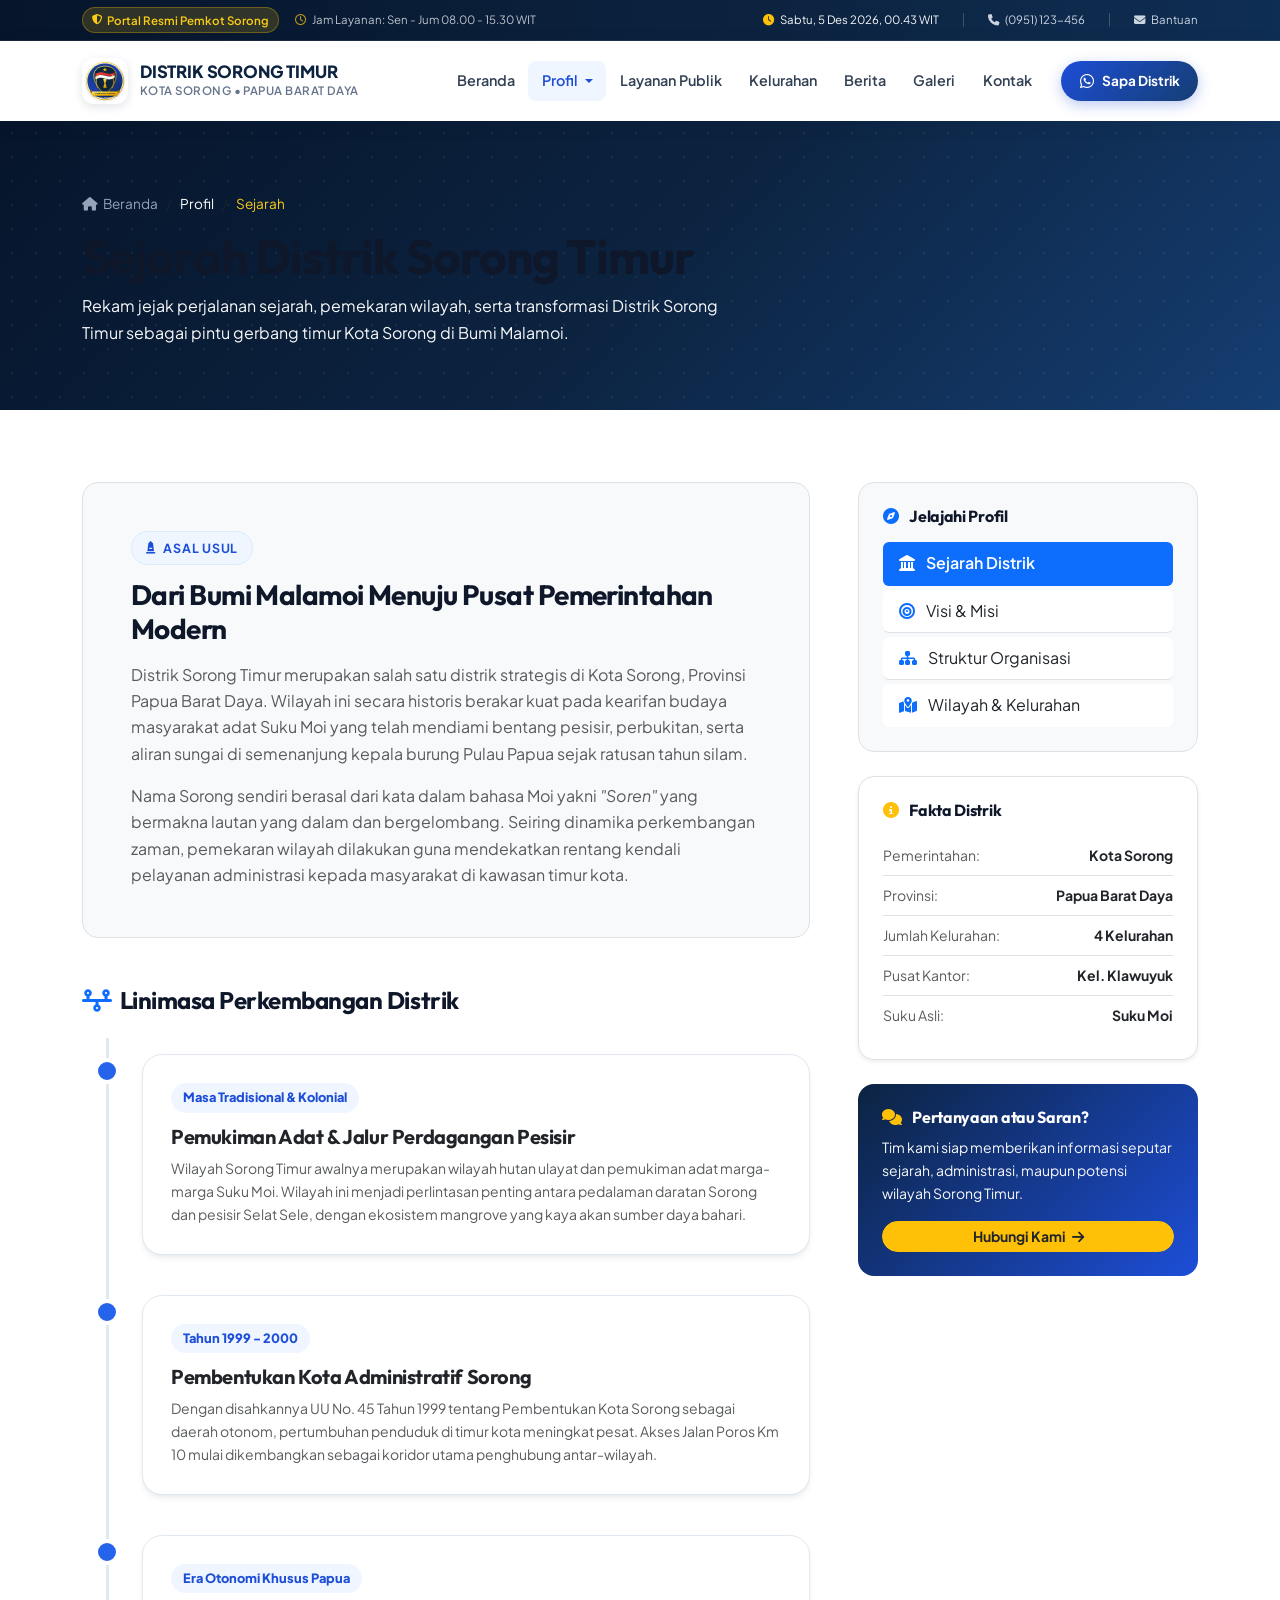
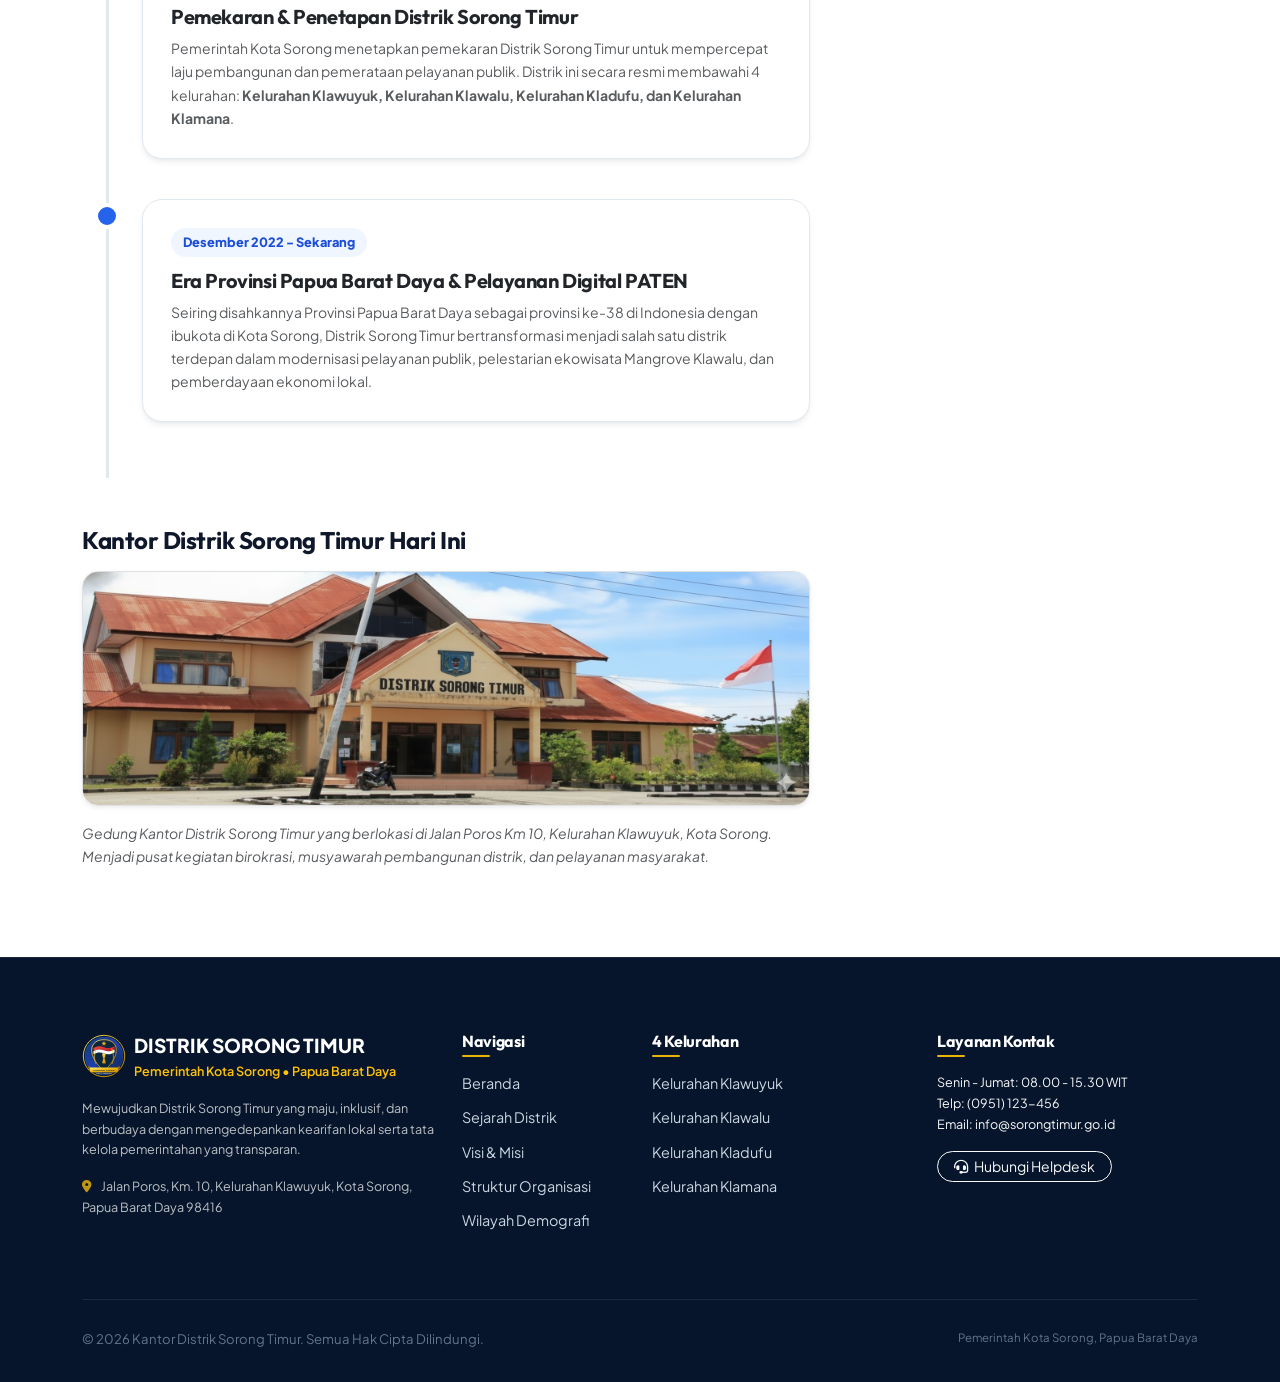
<file: sejarah.html>
<!DOCTYPE html>
<html lang="id" class="scroll-smooth">
<head>
    <meta charset="UTF-8">
    <meta name="viewport" content="width=device-width, initial-scale=1.0">
    <title>Sejarah Distrik Sorong Timur - Profil Pemerintah Kota Sorong</title>
    <meta name="description" content="Sejarah berdirinya Distrik Sorong Timur, Kota Sorong, Papua Barat Daya. Dari era pemukiman adat Suku Moi, masa pemekaran daerah, hingga pembentukan Provinsi Papua Barat Daya.">

    <!-- Favicon -->
    <link rel="icon" type="image/svg+xml" href="assets/img/logo-distrik.svg">

    <!-- Bootstrap 5.3.3 CSS -->
    <link href="https://cdn.jsdelivr.net/npm/bootstrap@5.3.3/dist/css/bootstrap.min.css" rel="stylesheet" integrity="sha384-QWTKZyjpPEjISv5WaRU9OFeRpok6YctnYmDr5pNlyT2bRjXh0JMhjY6hW+ALEwIH" crossorigin="anonymous">

    <!-- Google Fonts -->
    <link rel="preconnect" href="https://fonts.googleapis.com">
    <link rel="preconnect" href="https://fonts.gstatic.com" crossorigin>
    <link href="https://fonts.googleapis.com/css2?family=Outfit:wght@400;500;600;700;800&family=Plus+Jakarta+Sans:wght@300;400;500;600;700;800&display=swap" rel="stylesheet">

    <!-- Font Awesome 6.5.2 -->
    <link rel="stylesheet" href="https://cdnjs.cloudflare.com/ajax/libs/font-awesome/6.5.2/css/all.min.css" integrity="sha512-SnH5WK+bZxgPHs44uWIX+LLJAJ9/2PkPKZ5QiAj6Ta86w+fsb2TkcmfRyVX3pBnMFcV7oQPJkl9QevSCWr3W6A==" crossorigin="anonymous" referrerpolicy="no-referrer" />

    <!-- Custom Modern Stylesheet -->
    <link rel="stylesheet" href="assets/style.css">
</head>
<body>

    <!-- TOPBAR -->
    <div class="topbar">
        <div class="container">
            <div class="d-flex justify-content-between align-items-center flex-wrap gap-2">
                <div class="d-flex align-items-center flex-wrap gap-3">
                    <span class="topbar-badge">
                        <i class="fa-solid fa-shield-halved"></i> Portal Resmi Pemkot Sorong
                    </span>
                    <span class="d-none d-md-inline small text-light opacity-75">
                        <i class="fa-regular fa-clock me-1 text-warning"></i> Jam Layanan: Sen - Jum 08.00 - 15.30 WIT
                    </span>
                </div>
                <div class="d-flex align-items-center gap-3">
                    <span id="live-time-ticker" class="small text-light opacity-90 d-none d-sm-inline">
                        <i class="fa-solid fa-location-dot me-1 text-danger"></i> Sorong Timur, WIT
                    </span>
                    <span class="topbar-divider d-none d-sm-inline"></span>
                    <a href="tel:0951123456" class="small"><i class="fa-solid fa-phone me-1"></i> (0951) 123-456</a>
                    <span class="topbar-divider"></span>
                    <a href="kontak.html" class="small"><i class="fa-solid fa-envelope me-1"></i> Bantuan</a>
                </div>
            </div>
        </div>
    </div>

    <!-- HEADER & NAVBAR -->
    <header class="sticky-top">
        <nav class="navbar navbar-expand-lg navbar-custom">
            <div class="container">
                <a class="navbar-brand" href="index.html">
                    <div class="brand-logo-wrap">
                        <img src="assets/img/logo-distrik.svg" alt="Lambang Distrik Sorong Timur" width="40" height="40">
                    </div>
                    <div>
                        <div class="brand-text-title">DISTRIK SORONG TIMUR</div>
                        <div class="brand-text-sub">Kota Sorong • Papua Barat Daya</div>
                    </div>
                </a>

                <button class="navbar-toggler border-0 shadow-none" type="button" data-bs-toggle="collapse" data-bs-target="#mainNavbar" aria-controls="mainNavbar" aria-expanded="false" aria-label="Toggle navigation">
                    <span class="navbar-toggler-icon"></span>
                </button>

                <div class="collapse navbar-collapse" id="mainNavbar">
                    <ul class="navbar-nav ms-auto mb-2 mb-lg-0 align-items-lg-center">
                        <li class="nav-item">
                            <a class="nav-link" href="index.html">Beranda</a>
                        </li>
                        <li class="nav-item dropdown">
                            <a class="nav-link dropdown-toggle active" href="#" id="profilDropdown" role="button" data-bs-toggle="dropdown" aria-expanded="false">
                                Profil
                            </a>
                            <ul class="dropdown-menu shadow-lg border-0" aria-labelledby="profilDropdown">
                                <li><a class="dropdown-item active" href="sejarah.html"><i class="fa-solid fa-landmark text-primary"></i> Sejarah Distrik</a></li>
                                <li><a class="dropdown-item" href="visi-misi.html"><i class="fa-solid fa-bullseye text-primary"></i> Visi & Misi</a></li>
                                <li><a class="dropdown-item" href="organisasi.html"><i class="fa-solid fa-sitemap text-primary"></i> Struktur Organisasi</a></li>
                                <li><a class="dropdown-item" href="wilayah.html"><i class="fa-solid fa-map-location-dot text-primary"></i> Wilayah & Kelurahan</a></li>
                            </ul>
                        </li>
                        <li class="nav-item">
                            <a class="nav-link" href="index.html#layanan-paten">Layanan Publik</a>
                        </li>
                        <li class="nav-item">
                            <a class="nav-link" href="wilayah.html">Kelurahan</a>
                        </li>
                        <li class="nav-item">
                            <a class="nav-link" href="index.html#berita">Berita</a>
                        </li>
                        <li class="nav-item">
                            <a class="nav-link" href="galeri.html">Galeri</a>
                        </li>
                        <li class="nav-item">
                            <a class="nav-link" href="kontak.html">Kontak</a>
                        </li>
                        <li class="nav-item ms-lg-3 mt-3 mt-lg-0">
                            <a href="https://wa.me/6281234567890" target="_blank" class="btn-nav-cta">
                                <i class="fa-brands fa-whatsapp fs-6"></i> Sapa Distrik
                            </a>
                        </li>
                    </ul>
                </div>
            </div>
        </nav>
    </header>

    <!-- PAGE HERO -->
    <section class="page-hero-modern">
        <div class="page-hero-pattern"></div>
        <div class="container position-relative">
            <nav aria-label="breadcrumb">
                <ol class="breadcrumb">
                    <li class="breadcrumb-item"><a href="index.html"><i class="fa-solid fa-house me-1"></i> Beranda</a></li>
                    <li class="breadcrumb-item">Profil</li>
                    <li class="breadcrumb-item active" aria-current="page">Sejarah</li>
                </ol>
            </nav>
            <h1 class="display-5 fw-bold mb-2">Sejarah Distrik Sorong Timur</h1>
            <p class="fs-6 text-light opacity-80 mb-0" style="max-width: 650px;">
                Rekam jejak perjalanan sejarah, pemekaran wilayah, serta transformasi Distrik Sorong Timur sebagai pintu gerbang timur Kota Sorong di Bumi Malamoi.
            </p>
        </div>
    </section>

    <!-- MAIN CONTENT -->
    <main class="py-5 bg-white">
        <div class="container py-lg-4">
            <div class="row g-5">
                <!-- Main History Column -->
                <div class="col-lg-8">
                    <!-- Intro Card -->
                    <div class="p-4 p-md-5 rounded-4 border bg-light mb-5">
                        <span class="section-badge"><i class="fa-solid fa-monument"></i> Asal Usul</span>
                        <h2 class="fs-3 fw-bold mb-3">Dari Bumi Malamoi Menuju Pusat Pemerintahan Modern</h2>
                        <p class="text-muted leading-relaxed mb-3">
                            Distrik Sorong Timur merupakan salah satu distrik strategis di Kota Sorong, Provinsi Papua Barat Daya. Wilayah ini secara historis berakar kuat pada kearifan budaya masyarakat adat Suku Moi yang telah mendiami bentang pesisir, perbukitan, serta aliran sungai di semenanjung kepala burung Pulau Papua sejak ratusan tahun silam.
                        </p>
                        <p class="text-muted leading-relaxed mb-0">
                            Nama Sorong sendiri berasal dari kata dalam bahasa Moi yakni <em>"Soren"</em> yang bermakna lautan yang dalam dan bergelombang. Seiring dinamika perkembangan zaman, pemekaran wilayah dilakukan guna mendekatkan rentang kendali pelayanan administrasi kepada masyarakat di kawasan timur kota.
                        </p>
                    </div>

                    <!-- Interactive Timeline -->
                    <h3 class="fs-4 fw-bold mb-4 d-flex align-items-center gap-2">
                        <i class="fa-solid fa-timeline text-primary"></i> Linimasa Perkembangan Distrik
                    </h3>

                    <div class="timeline-modern">
                        <!-- Step 1 -->
                        <div class="timeline-step">
                            <div class="timeline-dot"></div>
                            <div class="timeline-card">
                                <span class="timeline-year">Masa Tradisional & Kolonial</span>
                                <h4 class="fs-5 fw-bold text-dark mt-1">Pemukiman Adat & Jalur Perdagangan Pesisir</h4>
                                <p class="text-muted small mb-0">
                                    Wilayah Sorong Timur awalnya merupakan wilayah hutan ulayat dan pemukiman adat marga-marga Suku Moi. Wilayah ini menjadi perlintasan penting antara pedalaman daratan Sorong dan pesisir Selat Sele, dengan ekosistem mangrove yang kaya akan sumber daya bahari.
                                </p>
                            </div>
                        </div>

                        <!-- Step 2 -->
                        <div class="timeline-step">
                            <div class="timeline-dot"></div>
                            <div class="timeline-card">
                                <span class="timeline-year">Tahun 1999 - 2000</span>
                                <h4 class="fs-5 fw-bold text-dark mt-1">Pembentukan Kota Administratif Sorong</h4>
                                <p class="text-muted small mb-0">
                                    Dengan disahkannya UU No. 45 Tahun 1999 tentang Pembentukan Kota Sorong sebagai daerah otonom, pertumbuhan penduduk di timur kota meningkat pesat. Akses Jalan Poros Km 10 mulai dikembangkan sebagai koridor utama penghubung antar-wilayah.
                                </p>
                            </div>
                        </div>

                        <!-- Step 3 -->
                        <div class="timeline-step">
                            <div class="timeline-dot"></div>
                            <div class="timeline-card">
                                <span class="timeline-year">Era Otonomi Khusus Papua</span>
                                <h4 class="fs-5 fw-bold text-dark mt-1">Pemekaran & Penetapan Distrik Sorong Timur</h4>
                                <p class="text-muted small mb-0">
                                    Pemerintah Kota Sorong menetapkan pemekaran Distrik Sorong Timur untuk mempercepat laju pembangunan dan pemerataan pelayanan publik. Distrik ini secara resmi membawahi 4 kelurahan: <strong>Kelurahan Klawuyuk, Kelurahan Klawalu, Kelurahan Kladufu, dan Kelurahan Klamana</strong>.
                                </p>
                            </div>
                        </div>

                        <!-- Step 4 -->
                        <div class="timeline-step">
                            <div class="timeline-dot"></div>
                            <div class="timeline-card">
                                <span class="timeline-year">Desember 2022 - Sekarang</span>
                                <h4 class="fs-5 fw-bold text-dark mt-1">Era Provinsi Papua Barat Daya & Pelayanan Digital PATEN</h4>
                                <p class="text-muted small mb-0">
                                    Seiring disahkannya Provinsi Papua Barat Daya sebagai provinsi ke-38 di Indonesia dengan ibukota di Kota Sorong, Distrik Sorong Timur bertransformasi menjadi salah satu distrik terdepan dalam modernisasi pelayanan publik, pelestarian ekowisata Mangrove Klawalu, dan pemberdayaan ekonomi lokal.
                                </p>
                            </div>
                        </div>
                    </div>

                    <!-- Photo Section -->
                    <div class="mt-5">
                        <h3 class="fs-4 fw-bold mb-3">Kantor Distrik Sorong Timur Hari Ini</h3>
                        <div class="rounded-4 overflow-hidden shadow-sm border mb-3">
                            <img src="assets/img/Distrik.png" alt="Kantor Distrik Sorong Timur" class="img-fluid w-100">
                        </div>
                        <p class="small text-muted fst-italic">
                            Gedung Kantor Distrik Sorong Timur yang berlokasi di Jalan Poros Km 10, Kelurahan Klawuyuk, Kota Sorong. Menjadi pusat kegiatan birokrasi, musyawarah pembangunan distrik, dan pelayanan masyarakat.
                        </p>
                    </div>
                </div>

                <!-- Sidebar Column -->
                <div class="col-lg-4">
                    <div class="sticky-top" style="top: 100px;">
                        <!-- Profile Nav Widget -->
                        <div class="p-4 rounded-4 border bg-light mb-4">
                            <h5 class="fw-bold fs-6 mb-3"><i class="fa-solid fa-compass text-primary me-2"></i> Jelajahi Profil</h5>
                            <div class="list-group list-group-flush rounded-3 border-0">
                                <a href="sejarah.html" class="list-group-item list-group-item-action active rounded-2 mb-1 fw-semibold">
                                    <i class="fa-solid fa-landmark me-2"></i> Sejarah Distrik
                                </a>
                                <a href="visi-misi.html" class="list-group-item list-group-item-action rounded-2 mb-1">
                                    <i class="fa-solid fa-bullseye me-2 text-primary"></i> Visi & Misi
                                </a>
                                <a href="organisasi.html" class="list-group-item list-group-item-action rounded-2 mb-1">
                                    <i class="fa-solid fa-sitemap me-2 text-primary"></i> Struktur Organisasi
                                </a>
                                <a href="wilayah.html" class="list-group-item list-group-item-action rounded-2">
                                    <i class="fa-solid fa-map-location-dot me-2 text-primary"></i> Wilayah & Kelurahan
                                </a>
                            </div>
                        </div>

                        <!-- Quick Fact Widget -->
                        <div class="p-4 rounded-4 border bg-white shadow-sm mb-4">
                            <h5 class="fw-bold fs-6 mb-3"><i class="fa-solid fa-circle-info text-warning me-2"></i> Fakta Distrik</h5>
                            <ul class="list-unstyled small mb-0 text-muted">
                                <li class="d-flex justify-content-between py-2 border-bottom">
                                    <span>Pemerintahan:</span>
                                    <strong class="text-dark">Kota Sorong</strong>
                                </li>
                                <li class="d-flex justify-content-between py-2 border-bottom">
                                    <span>Provinsi:</span>
                                    <strong class="text-dark">Papua Barat Daya</strong>
                                </li>
                                <li class="d-flex justify-content-between py-2 border-bottom">
                                    <span>Jumlah Kelurahan:</span>
                                    <strong class="text-dark">4 Kelurahan</strong>
                                </li>
                                <li class="d-flex justify-content-between py-2 border-bottom">
                                    <span>Pusat Kantor:</span>
                                    <strong class="text-dark">Kel. Klawuyuk</strong>
                                </li>
                                <li class="d-flex justify-content-between py-2">
                                    <span>Suku Asli:</span>
                                    <strong class="text-dark">Suku Moi</strong>
                                </li>
                            </ul>
                        </div>

                        <!-- Direct Help Widget -->
                        <div class="p-4 rounded-4 text-white" style="background: linear-gradient(135deg, var(--primary-900), var(--primary-700));">
                            <h5 class="fw-bold fs-6 mb-2 text-white"><i class="fa-solid fa-comments me-2 text-warning"></i> Pertanyaan atau Saran?</h5>
                            <p class="small text-light opacity-80 mb-3">
                                Tim kami siap memberikan informasi seputar sejarah, administrasi, maupun potensi wilayah Sorong Timur.
                            </p>
                            <a href="kontak.html" class="btn btn-warning btn-sm w-100 rounded-pill fw-bold text-dark">
                                Hubungi Kami <i class="fa-solid fa-arrow-right ms-1"></i>
                            </a>
                        </div>
                    </div>
                </div>
            </div>
        </div>
    </main>

    <!-- FOOTER -->
    <footer class="footer-modern">
        <div class="container">
            <div class="row g-4">
                <div class="col-lg-4 col-md-6">
                    <div class="d-flex align-items-center gap-2 mb-3">
                        <img src="assets/img/logo-distrik.svg" alt="Logo Distrik Sorong Timur" width="44" height="44">
                        <div>
                            <div class="footer-brand-title">DISTRIK SORONG TIMUR</div>
                            <div class="text-warning small fw-semibold">Pemerintah Kota Sorong • Papua Barat Daya</div>
                        </div>
                    </div>
                    <p class="small text-light opacity-75 mb-3 leading-relaxed">
                        Mewujudkan Distrik Sorong Timur yang maju, inklusif, dan berbudaya dengan mengedepankan kearifan lokal serta tata kelola pemerintahan yang transparan.
                    </p>
                    <div class="small text-light opacity-75 mb-2">
                        <i class="fa-solid fa-location-dot me-2 text-warning"></i> Jalan Poros, Km. 10, Kelurahan Klawuyuk, Kota Sorong, Papua Barat Daya 98416
                    </div>
                </div>

                <div class="col-lg-2 col-md-6 col-6">
                    <h5 class="footer-heading">Navigasi</h5>
                    <ul class="footer-links">
                        <li><a href="index.html">Beranda</a></li>
                        <li><a href="sejarah.html">Sejarah Distrik</a></li>
                        <li><a href="visi-misi.html">Visi & Misi</a></li>
                        <li><a href="organisasi.html">Struktur Organisasi</a></li>
                        <li><a href="wilayah.html">Wilayah Demografi</a></li>
                    </ul>
                </div>

                <div class="col-lg-3 col-md-6 col-6">
                    <h5 class="footer-heading">4 Kelurahan</h5>
                    <ul class="footer-links">
                        <li><a href="wilayah.html#kel-klawuyuk">Kelurahan Klawuyuk</a></li>
                        <li><a href="wilayah.html#kel-klawalu">Kelurahan Klawalu</a></li>
                        <li><a href="wilayah.html#kel-kladufu">Kelurahan Kladufu</a></li>
                        <li><a href="wilayah.html#kel-klamana">Kelurahan Klamana</a></li>
                    </ul>
                </div>

                <div class="col-lg-3 col-md-6">
                    <h5 class="footer-heading">Layanan Kontak</h5>
                    <div class="small text-light opacity-80 mb-3">
                        Senin - Jumat: 08.00 - 15.30 WIT<br>
                        Telp: (0951) 123-456<br>
                        Email: info@sorongtimur.go.id
                    </div>
                    <a href="kontak.html" class="btn btn-outline-light btn-sm rounded-pill px-3">
                        <i class="fa-solid fa-headset me-1"></i> Hubungi Helpdesk
                    </a>
                </div>
            </div>

            <div class="footer-bottom d-flex flex-column flex-md-row justify-content-between align-items-center gap-2">
                <div>&copy; 2026 Kantor Distrik Sorong Timur. Semua Hak Cipta Dilindungi.</div>
                <div class="small">Pemerintah Kota Sorong, Papua Barat Daya</div>
            </div>
        </div>
    </footer>

    <!-- Bootstrap 5 JS -->
    <script src="https://cdn.jsdelivr.net/npm/bootstrap@5.3.3/dist/js/bootstrap.bundle.min.js" integrity="sha384-YvpcrYf0tY3lHB60NNkmXc5s9fDVZLESaAA55NDzOxhy9GkcIdslK1eN7N6jIeHz" crossorigin="anonymous"></script>
    <script>
        function updateLiveClock() {
            const ticker = document.getElementById('live-time-ticker');
            if (!ticker) return;
            const now = new Date();
            const options = { weekday: 'long', year: 'numeric', month: 'short', day: 'numeric', hour: '2-digit', minute: '2-digit', timeZone: 'Asia/Jayapura' };
            const formatter = new Intl.DateTimeFormat('id-ID', options);
            ticker.innerHTML = `<i class="fa-solid fa-clock me-1 text-warning"></i> ${formatter.format(now)} WIT`;
        }
        setInterval(updateLiveClock, 1000);
        updateLiveClock();
    </script>
</body>
</html>
</file>
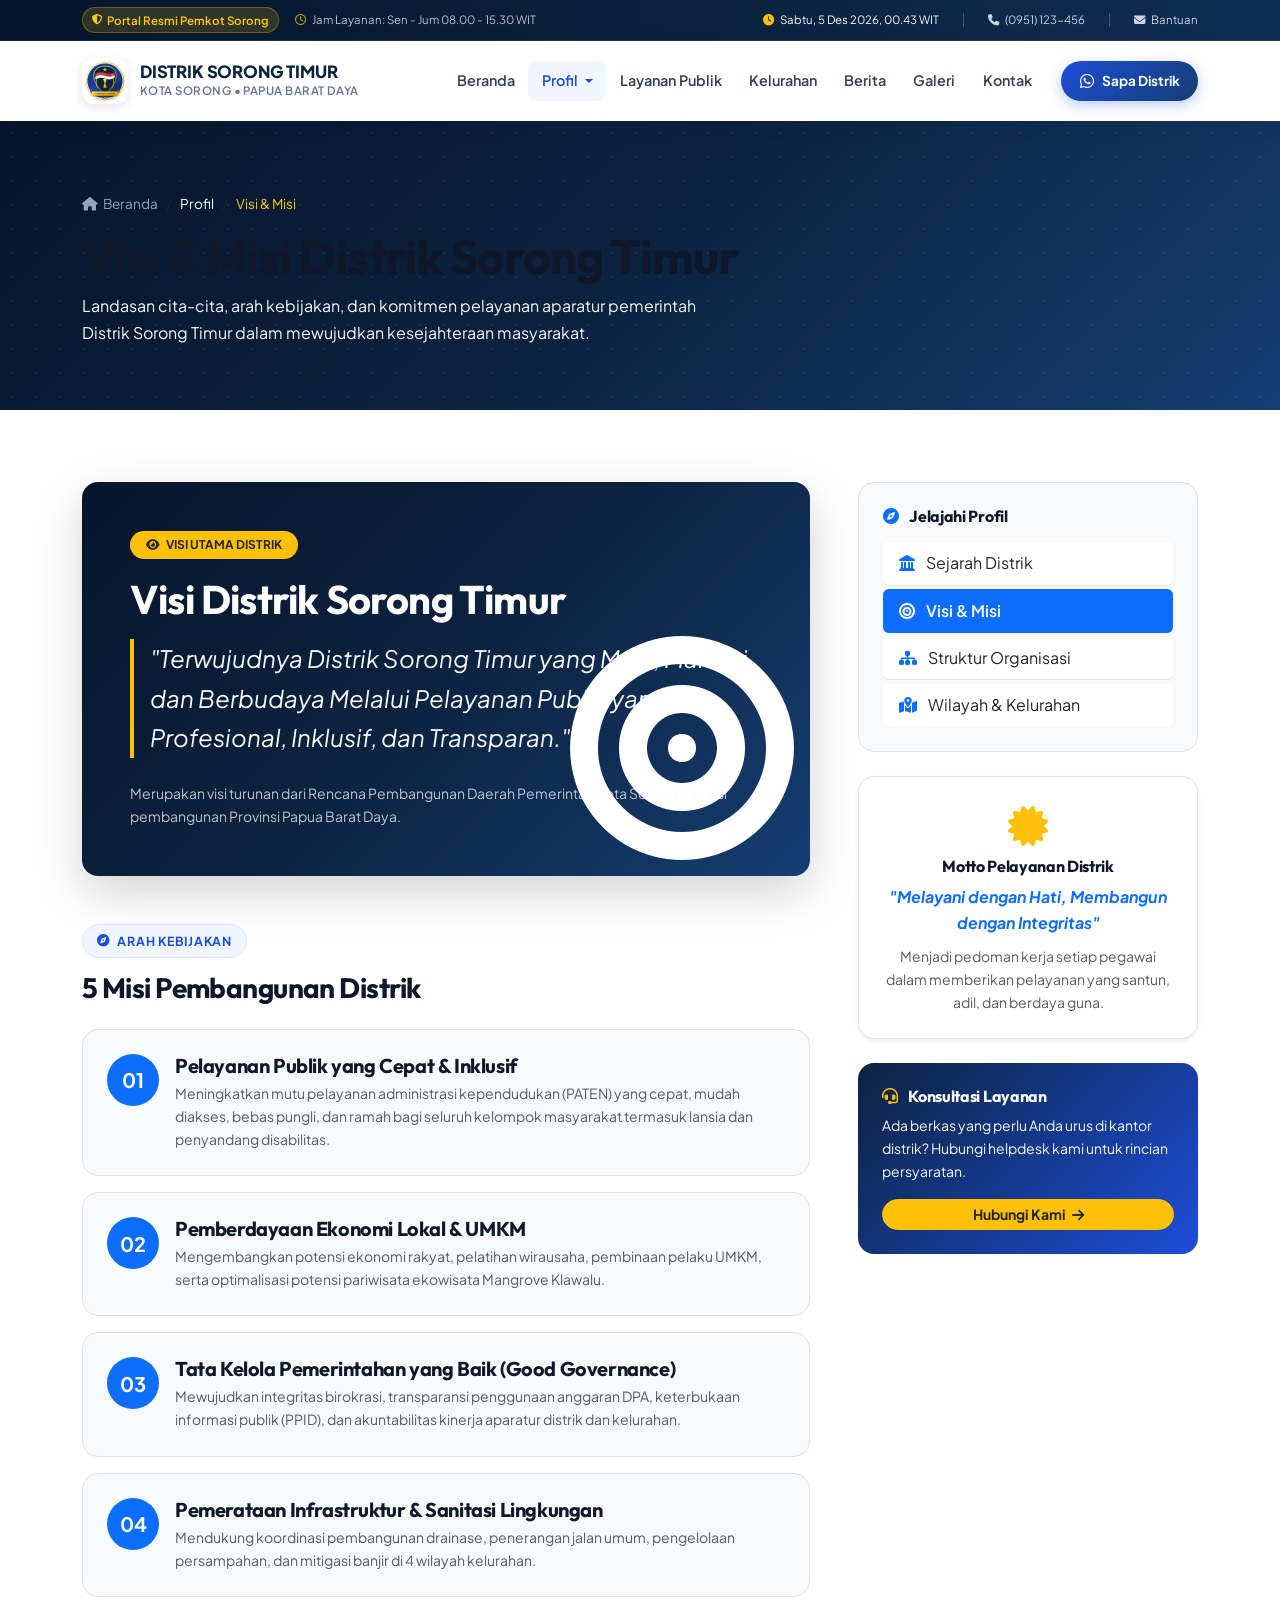
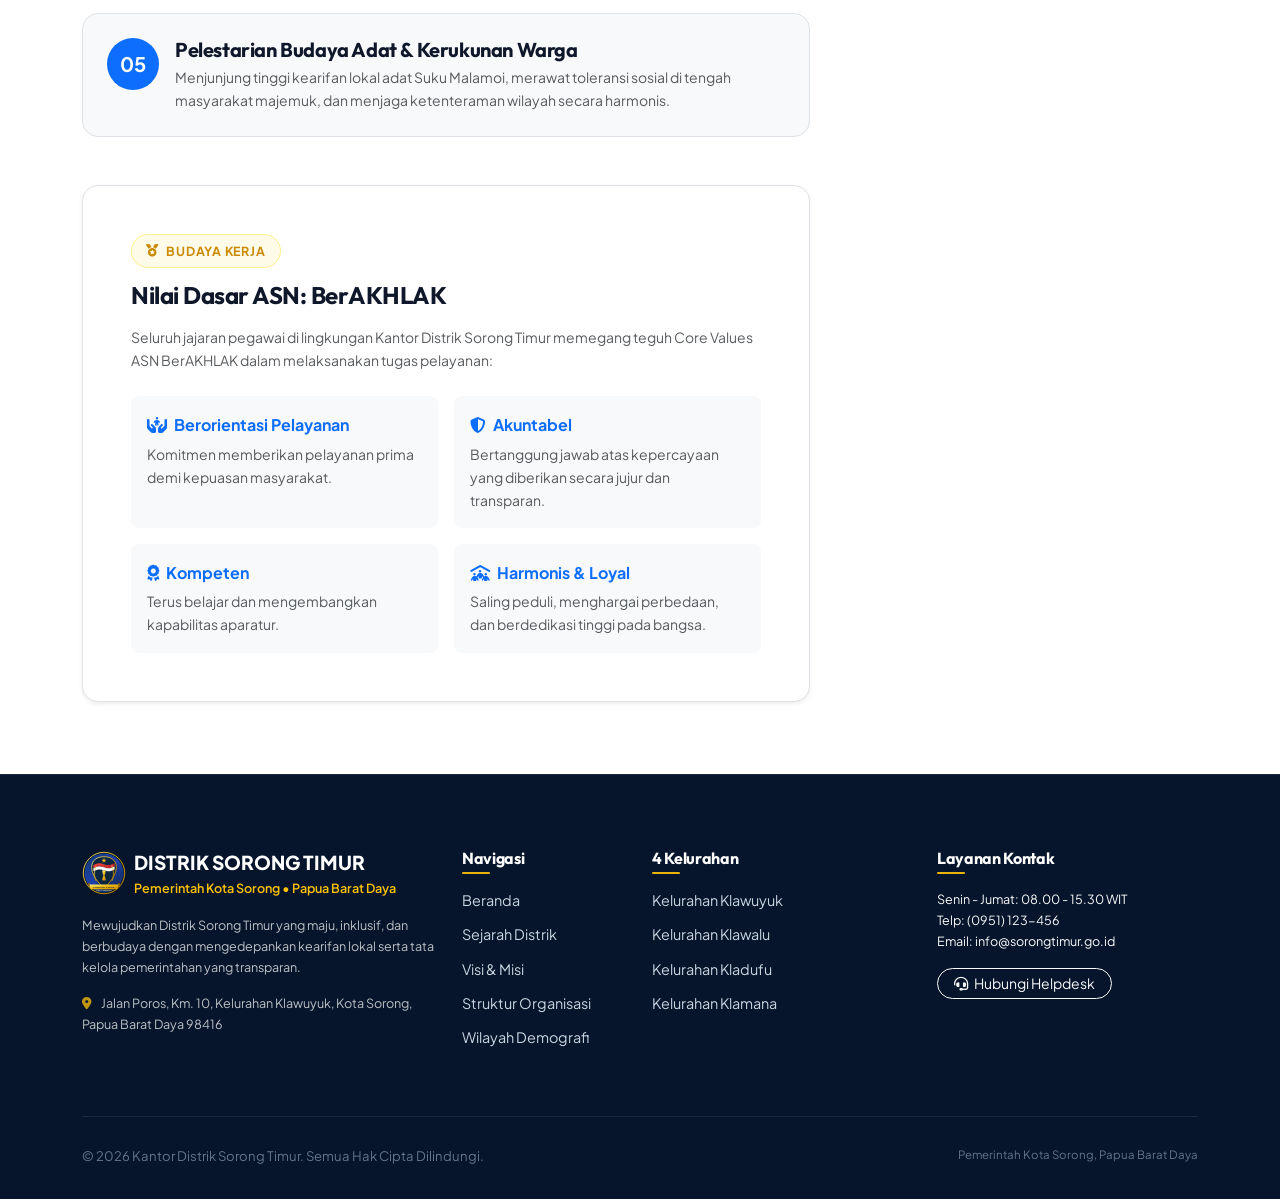
<file: visi-misi.html>
<!DOCTYPE html>
<html lang="id" class="scroll-smooth">
<head>
    <meta charset="UTF-8">
    <meta name="viewport" content="width=device-width, initial-scale=1.0">
    <title>Visi & Misi Distrik Sorong Timur - Pemerintah Kota Sorong</title>
    <meta name="description" content="Visi dan Misi Pemerintah Distrik Sorong Timur, Kota Sorong, Papua Barat Daya. Komitmen pelayanan prima, integritas birokrasi, dan pembangunan berkeadilan.">

    <!-- Favicon -->
    <link rel="icon" type="image/svg+xml" href="assets/img/logo-distrik.svg">

    <!-- Bootstrap 5.3.3 CSS -->
    <link href="https://cdn.jsdelivr.net/npm/bootstrap@5.3.3/dist/css/bootstrap.min.css" rel="stylesheet" integrity="sha384-QWTKZyjpPEjISv5WaRU9OFeRpok6YctnYmDr5pNlyT2bRjXh0JMhjY6hW+ALEwIH" crossorigin="anonymous">

    <!-- Google Fonts -->
    <link rel="preconnect" href="https://fonts.googleapis.com">
    <link rel="preconnect" href="https://fonts.gstatic.com" crossorigin>
    <link href="https://fonts.googleapis.com/css2?family=Outfit:wght@400;500;600;700;800&family=Plus+Jakarta+Sans:wght@300;400;500;600;700;800&display=swap" rel="stylesheet">

    <!-- Font Awesome 6.5.2 -->
    <link rel="stylesheet" href="https://cdnjs.cloudflare.com/ajax/libs/font-awesome/6.5.2/css/all.min.css" integrity="sha512-SnH5WK+bZxgPHs44uWIX+LLJAJ9/2PkPKZ5QiAj6Ta86w+fsb2TkcmfRyVX3pBnMFcV7oQPJkl9QevSCWr3W6A==" crossorigin="anonymous" referrerpolicy="no-referrer" />

    <!-- Custom Modern Stylesheet -->
    <link rel="stylesheet" href="assets/style.css">
</head>
<body>

    <!-- TOPBAR -->
    <div class="topbar">
        <div class="container">
            <div class="d-flex justify-content-between align-items-center flex-wrap gap-2">
                <div class="d-flex align-items-center flex-wrap gap-3">
                    <span class="topbar-badge">
                        <i class="fa-solid fa-shield-halved"></i> Portal Resmi Pemkot Sorong
                    </span>
                    <span class="d-none d-md-inline small text-light opacity-75">
                        <i class="fa-regular fa-clock me-1 text-warning"></i> Jam Layanan: Sen - Jum 08.00 - 15.30 WIT
                    </span>
                </div>
                <div class="d-flex align-items-center gap-3">
                    <span id="live-time-ticker" class="small text-light opacity-90 d-none d-sm-inline">
                        <i class="fa-solid fa-location-dot me-1 text-danger"></i> Sorong Timur, WIT
                    </span>
                    <span class="topbar-divider d-none d-sm-inline"></span>
                    <a href="tel:0951123456" class="small"><i class="fa-solid fa-phone me-1"></i> (0951) 123-456</a>
                    <span class="topbar-divider"></span>
                    <a href="kontak.html" class="small"><i class="fa-solid fa-envelope me-1"></i> Bantuan</a>
                </div>
            </div>
        </div>
    </div>

    <!-- HEADER & NAVBAR -->
    <header class="sticky-top">
        <nav class="navbar navbar-expand-lg navbar-custom">
            <div class="container">
                <a class="navbar-brand" href="index.html">
                    <div class="brand-logo-wrap">
                        <img src="assets/img/logo-distrik.svg" alt="Lambang Distrik Sorong Timur" width="40" height="40">
                    </div>
                    <div>
                        <div class="brand-text-title">DISTRIK SORONG TIMUR</div>
                        <div class="brand-text-sub">Kota Sorong • Papua Barat Daya</div>
                    </div>
                </a>

                <button class="navbar-toggler border-0 shadow-none" type="button" data-bs-toggle="collapse" data-bs-target="#mainNavbar" aria-controls="mainNavbar" aria-expanded="false" aria-label="Toggle navigation">
                    <span class="navbar-toggler-icon"></span>
                </button>

                <div class="collapse navbar-collapse" id="mainNavbar">
                    <ul class="navbar-nav ms-auto mb-2 mb-lg-0 align-items-lg-center">
                        <li class="nav-item">
                            <a class="nav-link" href="index.html">Beranda</a>
                        </li>
                        <li class="nav-item dropdown">
                            <a class="nav-link dropdown-toggle active" href="#" id="profilDropdown" role="button" data-bs-toggle="dropdown" aria-expanded="false">
                                Profil
                            </a>
                            <ul class="dropdown-menu shadow-lg border-0" aria-labelledby="profilDropdown">
                                <li><a class="dropdown-item" href="sejarah.html"><i class="fa-solid fa-landmark text-primary"></i> Sejarah Distrik</a></li>
                                <li><a class="dropdown-item active" href="visi-misi.html"><i class="fa-solid fa-bullseye text-primary"></i> Visi & Misi</a></li>
                                <li><a class="dropdown-item" href="organisasi.html"><i class="fa-solid fa-sitemap text-primary"></i> Struktur Organisasi</a></li>
                                <li><a class="dropdown-item" href="wilayah.html"><i class="fa-solid fa-map-location-dot text-primary"></i> Wilayah & Kelurahan</a></li>
                            </ul>
                        </li>
                        <li class="nav-item">
                            <a class="nav-link" href="index.html#layanan-paten">Layanan Publik</a>
                        </li>
                        <li class="nav-item">
                            <a class="nav-link" href="wilayah.html">Kelurahan</a>
                        </li>
                        <li class="nav-item">
                            <a class="nav-link" href="index.html#berita">Berita</a>
                        </li>
                        <li class="nav-item">
                            <a class="nav-link" href="galeri.html">Galeri</a>
                        </li>
                        <li class="nav-item">
                            <a class="nav-link" href="kontak.html">Kontak</a>
                        </li>
                        <li class="nav-item ms-lg-3 mt-3 mt-lg-0">
                            <a href="https://wa.me/6281234567890" target="_blank" class="btn-nav-cta">
                                <i class="fa-brands fa-whatsapp fs-6"></i> Sapa Distrik
                            </a>
                        </li>
                    </ul>
                </div>
            </div>
        </nav>
    </header>

    <!-- PAGE HERO -->
    <section class="page-hero-modern">
        <div class="page-hero-pattern"></div>
        <div class="container position-relative">
            <nav aria-label="breadcrumb">
                <ol class="breadcrumb">
                    <li class="breadcrumb-item"><a href="index.html"><i class="fa-solid fa-house me-1"></i> Beranda</a></li>
                    <li class="breadcrumb-item">Profil</li>
                    <li class="breadcrumb-item active" aria-current="page">Visi & Misi</li>
                </ol>
            </nav>
            <h1 class="display-5 fw-bold mb-2">Visi & Misi Distrik Sorong Timur</h1>
            <p class="fs-6 text-light opacity-80 mb-0" style="max-width: 650px;">
                Landasan cita-cita, arah kebijakan, dan komitmen pelayanan aparatur pemerintah Distrik Sorong Timur dalam mewujudkan kesejahteraan masyarakat.
            </p>
        </div>
    </section>

    <!-- MAIN CONTENT -->
    <main class="py-5 bg-white">
        <div class="container py-lg-4">
            <div class="row g-5">
                <!-- Main Content Column -->
                <div class="col-lg-8">
                    <!-- VISI CARD -->
                    <div class="p-4 p-md-5 rounded-4 text-white mb-5 position-relative overflow-hidden shadow-lg" style="background: linear-gradient(135deg, var(--primary-950) 0%, var(--primary-900) 50%, var(--primary-800) 100%);">
                        <div class="position-absolute end-0 bottom-0 opacity-10 p-3">
                            <i class="fa-solid fa-bullseye" style="font-size: 14rem;"></i>
                        </div>
                        <span class="badge bg-warning text-dark px-3 py-2 rounded-pill fw-bold mb-3">
                            <i class="fa-solid fa-eye me-1"></i> VISI UTAMA DISTRIK
                        </span>
                        <h2 class="display-6 fw-bold mb-3 text-white">Visi Distrik Sorong Timur</h2>
                        <blockquote class="fs-4 fst-italic text-light opacity-95 leading-relaxed mb-4 border-start border-4 border-warning ps-3">
                            "Terwujudnya Distrik Sorong Timur yang Maju, Mandiri, dan Berbudaya Melalui Pelayanan Publik yang Profesional, Inklusif, dan Transparan."
                        </blockquote>
                        <p class="small text-light opacity-75 mb-0">
                            Merupakan visi turunan dari Rencana Pembangunan Daerah Pemerintah Kota Sorong dan visi pembangunan Provinsi Papua Barat Daya.
                        </p>
                    </div>

                    <!-- MISI SECTION -->
                    <div class="mb-5">
                        <span class="section-badge"><i class="fa-solid fa-compass"></i> Arah Kebijakan</span>
                        <h2 class="fs-3 fw-bold mb-4">5 Misi Pembangunan Distrik</h2>

                        <div class="d-flex flex-column gap-3">
                            <!-- Misi 1 -->
                            <div class="p-4 rounded-4 border bg-light d-flex gap-3 align-items-start">
                                <div class="bg-primary text-white rounded-circle p-3 d-flex align-items-center justify-content-center flex-shrink-0" style="width: 52px; height: 52px;">
                                    <span class="fw-bold fs-5">01</span>
                                </div>
                                <div>
                                    <h4 class="fs-5 fw-bold mb-1">Pelayanan Publik yang Cepat & Inklusif</h4>
                                    <p class="text-muted small mb-0">Meningkatkan mutu pelayanan administrasi kependudukan (PATEN) yang cepat, mudah diakses, bebas pungli, dan ramah bagi seluruh kelompok masyarakat termasuk lansia dan penyandang disabilitas.</p>
                                </div>
                            </div>

                            <!-- Misi 2 -->
                            <div class="p-4 rounded-4 border bg-light d-flex gap-3 align-items-start">
                                <div class="bg-primary text-white rounded-circle p-3 d-flex align-items-center justify-content-center flex-shrink-0" style="width: 52px; height: 52px;">
                                    <span class="fw-bold fs-5">02</span>
                                </div>
                                <div>
                                    <h4 class="fs-5 fw-bold mb-1">Pemberdayaan Ekonomi Lokal & UMKM</h4>
                                    <p class="text-muted small mb-0">Mengembangkan potensi ekonomi rakyat, pelatihan wirausaha, pembinaan pelaku UMKM, serta optimalisasi potensi pariwisata ekowisata Mangrove Klawalu.</p>
                                </div>
                            </div>

                            <!-- Misi 3 -->
                            <div class="p-4 rounded-4 border bg-light d-flex gap-3 align-items-start">
                                <div class="bg-primary text-white rounded-circle p-3 d-flex align-items-center justify-content-center flex-shrink-0" style="width: 52px; height: 52px;">
                                    <span class="fw-bold fs-5">03</span>
                                </div>
                                <div>
                                    <h4 class="fs-5 fw-bold mb-1">Tata Kelola Pemerintahan yang Baik (Good Governance)</h4>
                                    <p class="text-muted small mb-0">Mewujudkan integritas birokrasi, transparansi penggunaan anggaran DPA, keterbukaan informasi publik (PPID), dan akuntabilitas kinerja aparatur distrik dan kelurahan.</p>
                                </div>
                            </div>

                            <!-- Misi 4 -->
                            <div class="p-4 rounded-4 border bg-light d-flex gap-3 align-items-start">
                                <div class="bg-primary text-white rounded-circle p-3 d-flex align-items-center justify-content-center flex-shrink-0" style="width: 52px; height: 52px;">
                                    <span class="fw-bold fs-5">04</span>
                                </div>
                                <div>
                                    <h4 class="fs-5 fw-bold mb-1">Pemerataan Infrastruktur & Sanitasi Lingkungan</h4>
                                    <p class="text-muted small mb-0">Mendukung koordinasi pembangunan drainase, penerangan jalan umum, pengelolaan persampahan, dan mitigasi banjir di 4 wilayah kelurahan.</p>
                                </div>
                            </div>

                            <!-- Misi 5 -->
                            <div class="p-4 rounded-4 border bg-light d-flex gap-3 align-items-start">
                                <div class="bg-primary text-white rounded-circle p-3 d-flex align-items-center justify-content-center flex-shrink-0" style="width: 52px; height: 52px;">
                                    <span class="fw-bold fs-5">05</span>
                                </div>
                                <div>
                                    <h4 class="fs-5 fw-bold mb-1">Pelestarian Budaya Adat & Kerukunan Warga</h4>
                                    <p class="text-muted small mb-0">Menjunjung tinggi kearifan lokal adat Suku Malamoi, merawat toleransi sosial di tengah masyarakat majemuk, dan menjaga ketenteraman wilayah secara harmonis.</p>
                                </div>
                            </div>
                        </div>
                    </div>

                    <!-- NILAI DASAR BERAKHLAK -->
                    <div class="p-4 p-md-5 rounded-4 border bg-white shadow-sm">
                        <span class="section-badge badge-gold"><i class="fa-solid fa-medal"></i> Budaya Kerja</span>
                        <h3 class="fs-4 fw-bold mb-3">Nilai Dasar ASN: BerAKHLAK</h3>
                        <p class="text-muted small mb-4">
                            Seluruh jajaran pegawai di lingkungan Kantor Distrik Sorong Timur memegang teguh Core Values ASN BerAKHLAK dalam melaksanakan tugas pelayanan:
                        </p>
                        <div class="row g-3">
                            <div class="col-sm-6">
                                <div class="p-3 bg-light rounded-3 h-100">
                                    <div class="fw-bold text-primary mb-1"><i class="fa-solid fa-hands-holding-child me-1"></i> Berorientasi Pelayanan</div>
                                    <div class="small text-muted">Komitmen memberikan pelayanan prima demi kepuasan masyarakat.</div>
                                </div>
                            </div>
                            <div class="col-sm-6">
                                <div class="p-3 bg-light rounded-3 h-100">
                                    <div class="fw-bold text-primary mb-1"><i class="fa-solid fa-shield-halved me-1"></i> Akuntabel</div>
                                    <div class="small text-muted">Bertanggung jawab atas kepercayaan yang diberikan secara jujur dan transparan.</div>
                                </div>
                            </div>
                            <div class="col-sm-6">
                                <div class="p-3 bg-light rounded-3 h-100">
                                    <div class="fw-bold text-primary mb-1"><i class="fa-solid fa-award me-1"></i> Kompeten</div>
                                    <div class="small text-muted">Terus belajar dan mengembangkan kapabilitas aparatur.</div>
                                </div>
                            </div>
                            <div class="col-sm-6">
                                <div class="p-3 bg-light rounded-3 h-100">
                                    <div class="fw-bold text-primary mb-1"><i class="fa-solid fa-people-roof me-1"></i> Harmonis & Loyal</div>
                                    <div class="small text-muted">Saling peduli, menghargai perbedaan, dan berdedikasi tinggi pada bangsa.</div>
                                </div>
                            </div>
                        </div>
                    </div>
                </div>

                <!-- Sidebar Column -->
                <div class="col-lg-4">
                    <div class="sticky-top" style="top: 100px;">
                        <!-- Profile Nav Widget -->
                        <div class="p-4 rounded-4 border bg-light mb-4">
                            <h5 class="fw-bold fs-6 mb-3"><i class="fa-solid fa-compass text-primary me-2"></i> Jelajahi Profil</h5>
                            <div class="list-group list-group-flush rounded-3 border-0">
                                <a href="sejarah.html" class="list-group-item list-group-item-action rounded-2 mb-1">
                                    <i class="fa-solid fa-landmark me-2 text-primary"></i> Sejarah Distrik
                                </a>
                                <a href="visi-misi.html" class="list-group-item list-group-item-action active rounded-2 mb-1 fw-semibold">
                                    <i class="fa-solid fa-bullseye me-2"></i> Visi & Misi
                                </a>
                                <a href="organisasi.html" class="list-group-item list-group-item-action rounded-2 mb-1">
                                    <i class="fa-solid fa-sitemap me-2 text-primary"></i> Struktur Organisasi
                                </a>
                                <a href="wilayah.html" class="list-group-item list-group-item-action rounded-2">
                                    <i class="fa-solid fa-map-location-dot me-2 text-primary"></i> Wilayah & Kelurahan
                                </a>
                            </div>
                        </div>

                        <!-- Motto Box -->
                        <div class="p-4 rounded-4 border bg-white shadow-sm mb-4 text-center">
                            <div class="display-6 text-warning mb-2"><i class="fa-solid fa-certificate"></i></div>
                            <h5 class="fw-bold fs-6 mb-2">Motto Pelayanan Distrik</h5>
                            <p class="fst-italic text-primary fw-bold fs-6 mb-2">
                                "Melayani dengan Hati, Membangun dengan Integritas"
                            </p>
                            <p class="small text-muted mb-0">
                                Menjadi pedoman kerja setiap pegawai dalam memberikan pelayanan yang santun, adil, dan berdaya guna.
                            </p>
                        </div>

                        <!-- Hubungi Helpdesk -->
                        <div class="p-4 rounded-4 text-white" style="background: linear-gradient(135deg, var(--primary-900), var(--primary-700));">
                            <h5 class="fw-bold fs-6 mb-2 text-white"><i class="fa-solid fa-headset me-2 text-warning"></i> Konsultasi Layanan</h5>
                            <p class="small text-light opacity-80 mb-3">
                                Ada berkas yang perlu Anda urus di kantor distrik? Hubungi helpdesk kami untuk rincian persyaratan.
                            </p>
                            <a href="kontak.html" class="btn btn-warning btn-sm w-100 rounded-pill fw-bold text-dark">
                                Hubungi Kami <i class="fa-solid fa-arrow-right ms-1"></i>
                            </a>
                        </div>
                    </div>
                </div>
            </div>
        </div>
    </main>

    <!-- FOOTER -->
    <footer class="footer-modern">
        <div class="container">
            <div class="row g-4">
                <div class="col-lg-4 col-md-6">
                    <div class="d-flex align-items-center gap-2 mb-3">
                        <img src="assets/img/logo-distrik.svg" alt="Logo Distrik Sorong Timur" width="44" height="44">
                        <div>
                            <div class="footer-brand-title">DISTRIK SORONG TIMUR</div>
                            <div class="text-warning small fw-semibold">Pemerintah Kota Sorong • Papua Barat Daya</div>
                        </div>
                    </div>
                    <p class="small text-light opacity-75 mb-3 leading-relaxed">
                        Mewujudkan Distrik Sorong Timur yang maju, inklusif, dan berbudaya dengan mengedepankan kearifan lokal serta tata kelola pemerintahan yang transparan.
                    </p>
                    <div class="small text-light opacity-75 mb-2">
                        <i class="fa-solid fa-location-dot me-2 text-warning"></i> Jalan Poros, Km. 10, Kelurahan Klawuyuk, Kota Sorong, Papua Barat Daya 98416
                    </div>
                </div>

                <div class="col-lg-2 col-md-6 col-6">
                    <h5 class="footer-heading">Navigasi</h5>
                    <ul class="footer-links">
                        <li><a href="index.html">Beranda</a></li>
                        <li><a href="sejarah.html">Sejarah Distrik</a></li>
                        <li><a href="visi-misi.html">Visi & Misi</a></li>
                        <li><a href="organisasi.html">Struktur Organisasi</a></li>
                        <li><a href="wilayah.html">Wilayah Demografi</a></li>
                    </ul>
                </div>

                <div class="col-lg-3 col-md-6 col-6">
                    <h5 class="footer-heading">4 Kelurahan</h5>
                    <ul class="footer-links">
                        <li><a href="wilayah.html#kel-klawuyuk">Kelurahan Klawuyuk</a></li>
                        <li><a href="wilayah.html#kel-klawalu">Kelurahan Klawalu</a></li>
                        <li><a href="wilayah.html#kel-kladufu">Kelurahan Kladufu</a></li>
                        <li><a href="wilayah.html#kel-klamana">Kelurahan Klamana</a></li>
                    </ul>
                </div>

                <div class="col-lg-3 col-md-6">
                    <h5 class="footer-heading">Layanan Kontak</h5>
                    <div class="small text-light opacity-80 mb-3">
                        Senin - Jumat: 08.00 - 15.30 WIT<br>
                        Telp: (0951) 123-456<br>
                        Email: info@sorongtimur.go.id
                    </div>
                    <a href="kontak.html" class="btn btn-outline-light btn-sm rounded-pill px-3">
                        <i class="fa-solid fa-headset me-1"></i> Hubungi Helpdesk
                    </a>
                </div>
            </div>

            <div class="footer-bottom d-flex flex-column flex-md-row justify-content-between align-items-center gap-2">
                <div>&copy; 2026 Kantor Distrik Sorong Timur. Semua Hak Cipta Dilindungi.</div>
                <div class="small">Pemerintah Kota Sorong, Papua Barat Daya</div>
            </div>
        </div>
    </footer>

    <!-- Bootstrap 5 JS -->
    <script src="https://cdn.jsdelivr.net/npm/bootstrap@5.3.3/dist/js/bootstrap.bundle.min.js" integrity="sha384-YvpcrYf0tY3lHB60NNkmXc5s9fDVZLESaAA55NDzOxhy9GkcIdslK1eN7N6jIeHz" crossorigin="anonymous"></script>
    <script>
        function updateLiveClock() {
            const ticker = document.getElementById('live-time-ticker');
            if (!ticker) return;
            const now = new Date();
            const options = { weekday: 'long', year: 'numeric', month: 'short', day: 'numeric', hour: '2-digit', minute: '2-digit', timeZone: 'Asia/Jayapura' };
            const formatter = new Intl.DateTimeFormat('id-ID', options);
            ticker.innerHTML = `<i class="fa-solid fa-clock me-1 text-warning"></i> ${formatter.format(now)} WIT`;
        }
        setInterval(updateLiveClock, 1000);
        updateLiveClock();
    </script>
</body>
</html>
</file>
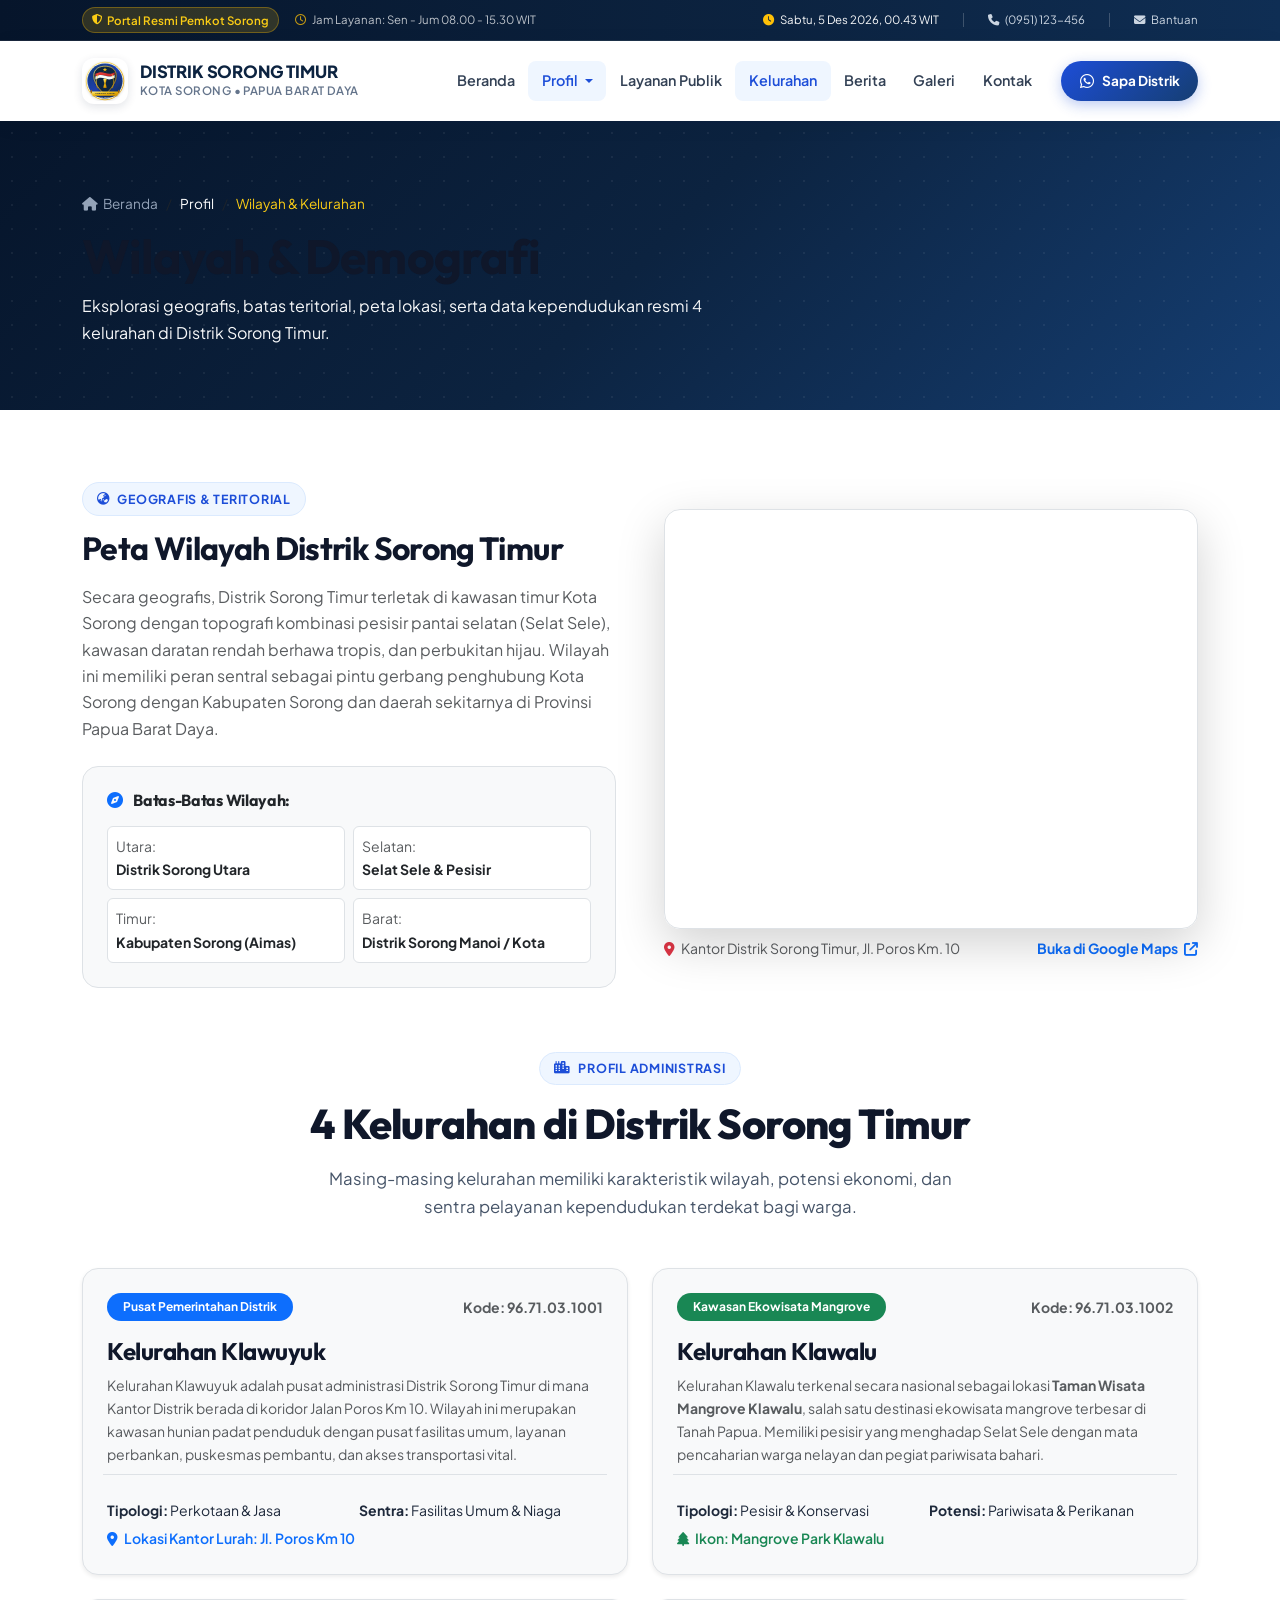
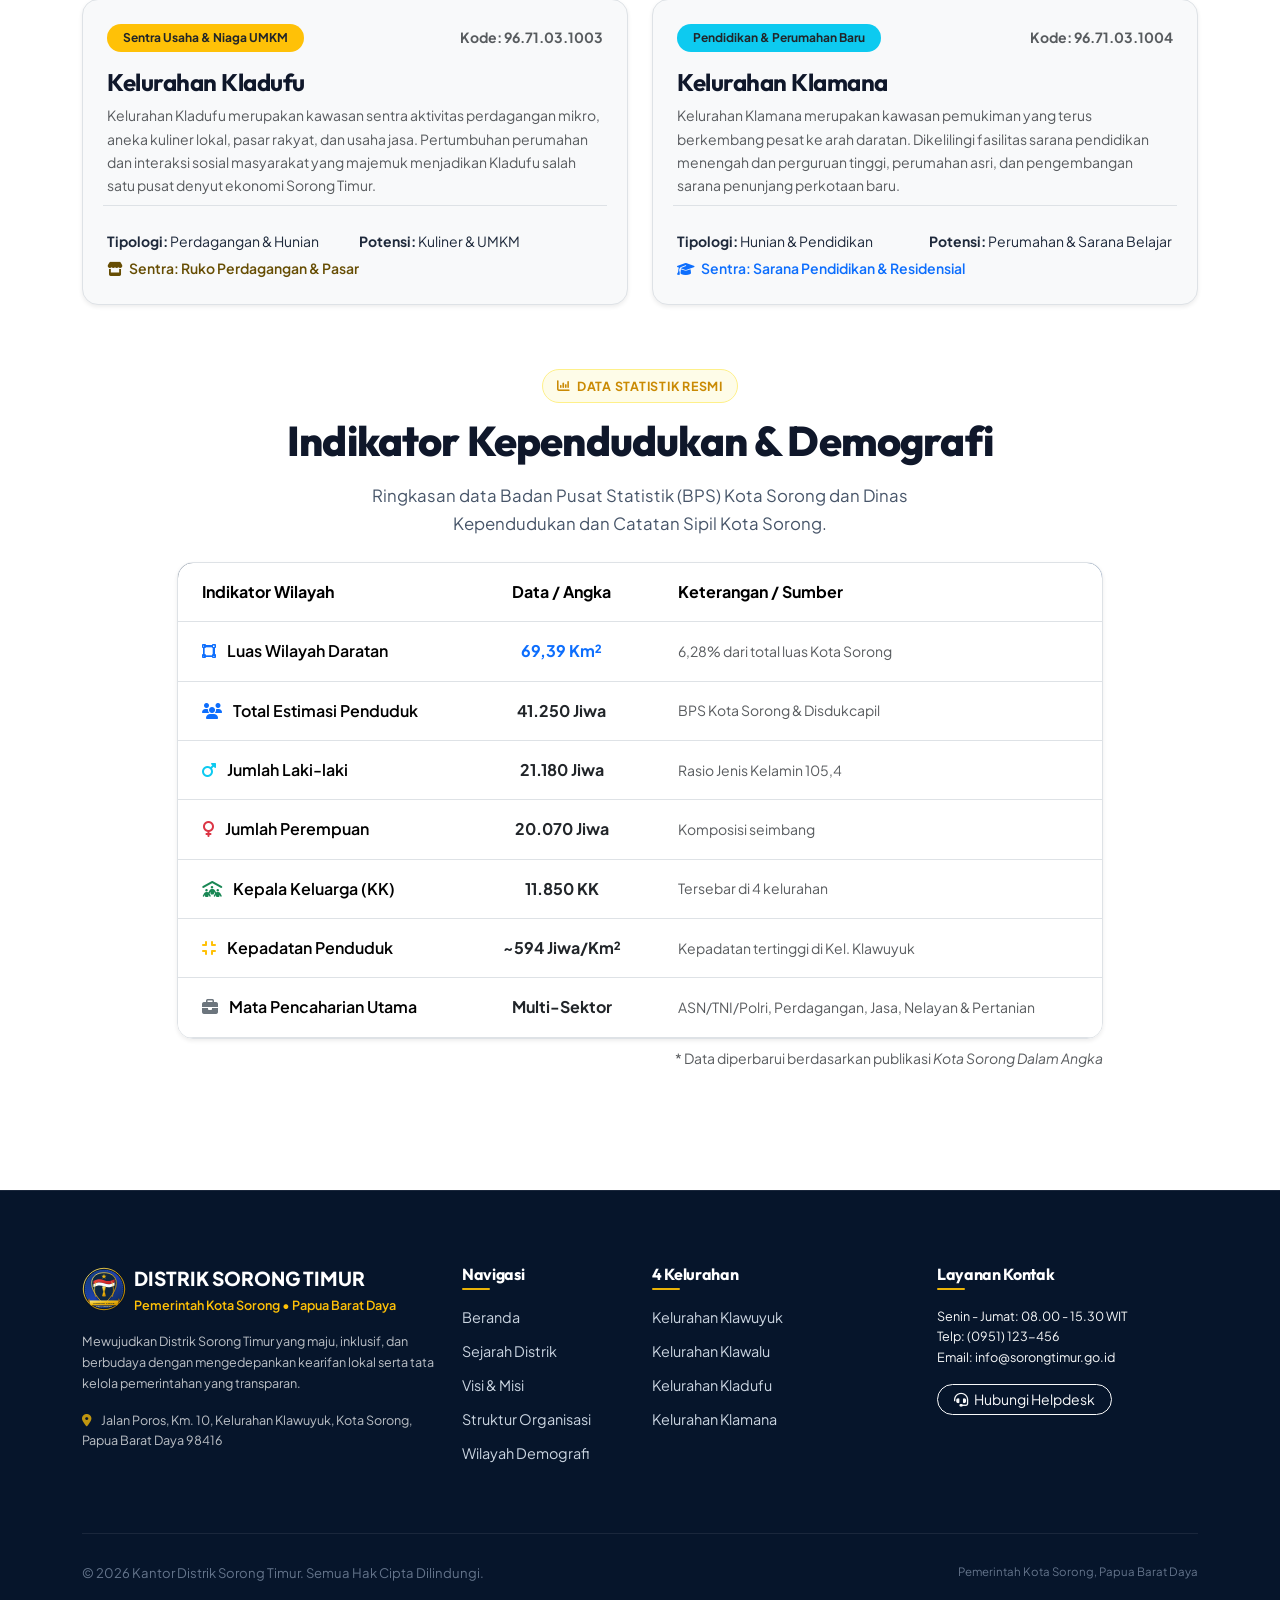
<file: wilayah.html>
<!DOCTYPE html>
<html lang="id" class="scroll-smooth">
<head>
    <meta charset="UTF-8">
    <meta name="viewport" content="width=device-width, initial-scale=1.0">
    <title>Wilayah & Demografi Distrik Sorong Timur - Pemerintah Kota Sorong</title>
    <meta name="description" content="Informasi geografis, batas wilayah, peta interaktif, dan data demografi kependudukan 4 kelurahan di Distrik Sorong Timur, Kota Sorong, Papua Barat Daya.">

    <!-- Favicon -->
    <link rel="icon" type="image/svg+xml" href="assets/img/logo-distrik.svg">

    <!-- Bootstrap 5.3.3 CSS -->
    <link href="https://cdn.jsdelivr.net/npm/bootstrap@5.3.3/dist/css/bootstrap.min.css" rel="stylesheet" integrity="sha384-QWTKZyjpPEjISv5WaRU9OFeRpok6YctnYmDr5pNlyT2bRjXh0JMhjY6hW+ALEwIH" crossorigin="anonymous">

    <!-- Google Fonts -->
    <link rel="preconnect" href="https://fonts.googleapis.com">
    <link rel="preconnect" href="https://fonts.gstatic.com" crossorigin>
    <link href="https://fonts.googleapis.com/css2?family=Outfit:wght@400;500;600;700;800&family=Plus+Jakarta+Sans:wght@300;400;500;600;700;800&display=swap" rel="stylesheet">

    <!-- Font Awesome 6.5.2 -->
    <link rel="stylesheet" href="https://cdnjs.cloudflare.com/ajax/libs/font-awesome/6.5.2/css/all.min.css" integrity="sha512-SnH5WK+bZxgPHs44uWIX+LLJAJ9/2PkPKZ5QiAj6Ta86w+fsb2TkcmfRyVX3pBnMFcV7oQPJkl9QevSCWr3W6A==" crossorigin="anonymous" referrerpolicy="no-referrer" />

    <!-- Custom Modern Stylesheet -->
    <link rel="stylesheet" href="assets/style.css">
</head>
<body>

    <!-- TOPBAR -->
    <div class="topbar">
        <div class="container">
            <div class="d-flex justify-content-between align-items-center flex-wrap gap-2">
                <div class="d-flex align-items-center flex-wrap gap-3">
                    <span class="topbar-badge">
                        <i class="fa-solid fa-shield-halved"></i> Portal Resmi Pemkot Sorong
                    </span>
                    <span class="d-none d-md-inline small text-light opacity-75">
                        <i class="fa-regular fa-clock me-1 text-warning"></i> Jam Layanan: Sen - Jum 08.00 - 15.30 WIT
                    </span>
                </div>
                <div class="d-flex align-items-center gap-3">
                    <span id="live-time-ticker" class="small text-light opacity-90 d-none d-sm-inline">
                        <i class="fa-solid fa-location-dot me-1 text-danger"></i> Sorong Timur, WIT
                    </span>
                    <span class="topbar-divider d-none d-sm-inline"></span>
                    <a href="tel:0951123456" class="small"><i class="fa-solid fa-phone me-1"></i> (0951) 123-456</a>
                    <span class="topbar-divider"></span>
                    <a href="kontak.html" class="small"><i class="fa-solid fa-envelope me-1"></i> Bantuan</a>
                </div>
            </div>
        </div>
    </div>

    <!-- HEADER & NAVBAR -->
    <header class="sticky-top">
        <nav class="navbar navbar-expand-lg navbar-custom">
            <div class="container">
                <a class="navbar-brand" href="index.html">
                    <div class="brand-logo-wrap">
                        <img src="assets/img/logo-distrik.svg" alt="Lambang Distrik Sorong Timur" width="40" height="40">
                    </div>
                    <div>
                        <div class="brand-text-title">DISTRIK SORONG TIMUR</div>
                        <div class="brand-text-sub">Kota Sorong • Papua Barat Daya</div>
                    </div>
                </a>

                <button class="navbar-toggler border-0 shadow-none" type="button" data-bs-toggle="collapse" data-bs-target="#mainNavbar" aria-controls="mainNavbar" aria-expanded="false" aria-label="Toggle navigation">
                    <span class="navbar-toggler-icon"></span>
                </button>

                <div class="collapse navbar-collapse" id="mainNavbar">
                    <ul class="navbar-nav ms-auto mb-2 mb-lg-0 align-items-lg-center">
                        <li class="nav-item">
                            <a class="nav-link" href="index.html">Beranda</a>
                        </li>
                        <li class="nav-item dropdown">
                            <a class="nav-link dropdown-toggle active" href="#" id="profilDropdown" role="button" data-bs-toggle="dropdown" aria-expanded="false">
                                Profil
                            </a>
                            <ul class="dropdown-menu shadow-lg border-0" aria-labelledby="profilDropdown">
                                <li><a class="dropdown-item" href="sejarah.html"><i class="fa-solid fa-landmark text-primary"></i> Sejarah Distrik</a></li>
                                <li><a class="dropdown-item" href="visi-misi.html"><i class="fa-solid fa-bullseye text-primary"></i> Visi & Misi</a></li>
                                <li><a class="dropdown-item" href="organisasi.html"><i class="fa-solid fa-sitemap text-primary"></i> Struktur Organisasi</a></li>
                                <li><a class="dropdown-item active" href="wilayah.html"><i class="fa-solid fa-map-location-dot text-primary"></i> Wilayah & Kelurahan</a></li>
                            </ul>
                        </li>
                        <li class="nav-item">
                            <a class="nav-link" href="index.html#layanan-paten">Layanan Publik</a>
                        </li>
                        <li class="nav-item">
                            <a class="nav-link active" href="wilayah.html">Kelurahan</a>
                        </li>
                        <li class="nav-item">
                            <a class="nav-link" href="index.html#berita">Berita</a>
                        </li>
                        <li class="nav-item">
                            <a class="nav-link" href="galeri.html">Galeri</a>
                        </li>
                        <li class="nav-item">
                            <a class="nav-link" href="kontak.html">Kontak</a>
                        </li>
                        <li class="nav-item ms-lg-3 mt-3 mt-lg-0">
                            <a href="https://wa.me/6281234567890" target="_blank" class="btn-nav-cta">
                                <i class="fa-brands fa-whatsapp fs-6"></i> Sapa Distrik
                            </a>
                        </li>
                    </ul>
                </div>
            </div>
        </nav>
    </header>

    <!-- PAGE HERO -->
    <section class="page-hero-modern">
        <div class="page-hero-pattern"></div>
        <div class="container position-relative">
            <nav aria-label="breadcrumb">
                <ol class="breadcrumb">
                    <li class="breadcrumb-item"><a href="index.html"><i class="fa-solid fa-house me-1"></i> Beranda</a></li>
                    <li class="breadcrumb-item">Profil</li>
                    <li class="breadcrumb-item active" aria-current="page">Wilayah & Kelurahan</li>
                </ol>
            </nav>
            <h1 class="display-5 fw-bold mb-2">Wilayah & Demografi</h1>
            <p class="fs-6 text-light opacity-80 mb-0" style="max-width: 650px;">
                Eksplorasi geografis, batas teritorial, peta lokasi, serta data kependudukan resmi 4 kelurahan di Distrik Sorong Timur.
            </p>
        </div>
    </section>

    <!-- MAIN CONTENT -->
    <main class="py-5 bg-white">
        <div class="container py-lg-4">
            <!-- PETA & GEOGRAFIS -->
            <div class="row g-5 align-items-center mb-5">
                <div class="col-lg-6">
                    <span class="section-badge"><i class="fa-solid fa-earth-asia"></i> Geografis & Teritorial</span>
                    <h2 class="fs-2 fw-bold mb-3">Peta Wilayah Distrik Sorong Timur</h2>
                    <p class="text-muted leading-relaxed mb-4">
                        Secara geografis, Distrik Sorong Timur terletak di kawasan timur Kota Sorong dengan topografi kombinasi pesisir pantai selatan (Selat Sele), kawasan daratan rendah berhawa tropis, dan perbukitan hijau. Wilayah ini memiliki peran sentral sebagai pintu gerbang penghubung Kota Sorong dengan Kabupaten Sorong dan daerah sekitarnya di Provinsi Papua Barat Daya.
                    </p>

                    <!-- Batas Wilayah Card -->
                    <div class="p-4 rounded-4 border bg-light">
                        <h4 class="fs-6 fw-bold mb-3 text-dark"><i class="fa-solid fa-compass text-primary me-2"></i> Batas-Batas Wilayah:</h4>
                        <div class="row g-2 small">
                            <div class="col-sm-6">
                                <div class="bg-white p-2 rounded-2 border">
                                    <span class="text-muted">Utara:</span>
                                    <strong class="d-block text-dark">Distrik Sorong Utara</strong>
                                </div>
                            </div>
                            <div class="col-sm-6">
                                <div class="bg-white p-2 rounded-2 border">
                                    <span class="text-muted">Selatan:</span>
                                    <strong class="d-block text-dark">Selat Sele & Pesisir</strong>
                                </div>
                            </div>
                            <div class="col-sm-6">
                                <div class="bg-white p-2 rounded-2 border">
                                    <span class="text-muted">Timur:</span>
                                    <strong class="d-block text-dark">Kabupaten Sorong (Aimas)</strong>
                                </div>
                            </div>
                            <div class="col-sm-6">
                                <div class="bg-white p-2 rounded-2 border">
                                    <span class="text-muted">Barat:</span>
                                    <strong class="d-block text-dark">Distrik Sorong Manoi / Kota</strong>
                                </div>
                            </div>
                        </div>
                    </div>
                </div>

                <div class="col-lg-6">
                    <!-- Google Maps Container -->
                    <div class="rounded-4 overflow-hidden shadow-lg border" style="height: 420px; position: relative;">
                        <iframe 
                            src="https://www.google.com/maps/embed?pb=!1m18!1m12!1m3!1d3989.47963212876!2d131.3101235!3d-0.8987412!2m3!1f0!2f0!3f0!3m2!1i1024!2i768!4f13.1!3m3!1m2!1s0x2d59556d78772a5b%3A0x6b290dfc6ff4d2c8!2sKantor%20Distrik%20Sorong%20Timur!5e0!3m2!1sid!2sid!4v1700000000000!5m2!1sid!2sid" 
                            width="100%" 
                            height="100%" 
                            style="border:0;" 
                            allowfullscreen="" 
                            loading="lazy" 
                            referrerpolicy="no-referrer-when-downgrade"
                            title="Peta Lokasi Kantor Distrik Sorong Timur">
                        </iframe>
                    </div>
                    <div class="d-flex justify-content-between align-items-center mt-2 small text-muted">
                        <span><i class="fa-solid fa-location-dot text-danger me-1"></i> Kantor Distrik Sorong Timur, Jl. Poros Km. 10</span>
                        <a href="https://maps.google.com/?q=Kantor+Distrik+Sorong+Timur" target="_blank" class="fw-bold text-primary">
                            Buka di Google Maps <i class="fa-solid fa-arrow-up-right-from-square ms-1"></i>
                        </a>
                    </div>
                </div>
            </div>

            <!-- PROFIL 4 KELURAHAN DETAIL -->
            <div class="my-5 pt-3">
                <div class="text-center mb-5">
                    <span class="section-badge"><i class="fa-solid fa-city"></i> Profil Administrasi</span>
                    <h2 class="section-title">4 Kelurahan di Distrik Sorong Timur</h2>
                    <p class="section-desc mx-auto">
                        Masing-masing kelurahan memiliki karakteristik wilayah, potensi ekonomi, dan sentra pelayanan kependudukan terdekat bagi warga.
                    </p>
                </div>

                <div class="row g-4">
                    <!-- Kelurahan 1: Klawuyuk -->
                    <div class="col-md-6" id="kel-klawuyuk">
                        <div class="p-4 rounded-4 border bg-light h-100 shadow-sm">
                            <div class="d-flex justify-content-between align-items-center mb-3">
                                <span class="badge bg-primary px-3 py-2 rounded-pill">Pusat Pemerintahan Distrik</span>
                                <span class="small text-muted fw-bold">Kode: 96.71.03.1001</span>
                            </div>
                            <h3 class="fs-4 fw-bold mb-2">Kelurahan Klawuyuk</h3>
                            <p class="text-muted small leading-relaxed mb-3">
                                Kelurahan Klawuyuk adalah pusat administrasi Distrik Sorong Timur di mana Kantor Distrik berada di koridor Jalan Poros Km 10. Wilayah ini merupakan kawasan hunian padat penduduk dengan pusat fasilitas umum, layanan perbankan, puskesmas pembantu, dan akses transportasi vital.
                            </p>
                            <div class="row g-2 small border-top pt-3">
                                <div class="col-6"><strong>Tipologi:</strong> Perkotaan & Jasa</div>
                                <div class="col-6"><strong>Sentra:</strong> Fasilitas Umum & Niaga</div>
                                <div class="col-12 mt-1 text-primary fw-semibold"><i class="fa-solid fa-location-dot me-1"></i> Lokasi Kantor Lurah: Jl. Poros Km 10</div>
                            </div>
                        </div>
                    </div>

                    <!-- Kelurahan 2: Klawalu -->
                    <div class="col-md-6" id="kel-klawalu">
                        <div class="p-4 rounded-4 border bg-light h-100 shadow-sm">
                            <div class="d-flex justify-content-between align-items-center mb-3">
                                <span class="badge bg-success px-3 py-2 rounded-pill">Kawasan Ekowisata Mangrove</span>
                                <span class="small text-muted fw-bold">Kode: 96.71.03.1002</span>
                            </div>
                            <h3 class="fs-4 fw-bold mb-2">Kelurahan Klawalu</h3>
                            <p class="text-muted small leading-relaxed mb-3">
                                Kelurahan Klawalu terkenal secara nasional sebagai lokasi <strong>Taman Wisata Mangrove Klawalu</strong>, salah satu destinasi ekowisata mangrove terbesar di Tanah Papua. Memiliki pesisir yang menghadap Selat Sele dengan mata pencaharian warga nelayan dan pegiat pariwisata bahari.
                            </p>
                            <div class="row g-2 small border-top pt-3">
                                <div class="col-6"><strong>Tipologi:</strong> Pesisir & Konservasi</div>
                                <div class="col-6"><strong>Potensi:</strong> Pariwisata & Perikanan</div>
                                <div class="col-12 mt-1 text-success fw-semibold"><i class="fa-solid fa-tree me-1"></i> Ikon: Mangrove Park Klawalu</div>
                            </div>
                        </div>
                    </div>

                    <!-- Kelurahan 3: Kladufu -->
                    <div class="col-md-6" id="kel-kladufu">
                        <div class="p-4 rounded-4 border bg-light h-100 shadow-sm">
                            <div class="d-flex justify-content-between align-items-center mb-3">
                                <span class="badge bg-warning text-dark px-3 py-2 rounded-pill">Sentra Usaha & Niaga UMKM</span>
                                <span class="small text-muted fw-bold">Kode: 96.71.03.1003</span>
                            </div>
                            <h3 class="fs-4 fw-bold mb-2">Kelurahan Kladufu</h3>
                            <p class="text-muted small leading-relaxed mb-3">
                                Kelurahan Kladufu merupakan kawasan sentra aktivitas perdagangan mikro, aneka kuliner lokal, pasar rakyat, dan usaha jasa. Pertumbuhan perumahan dan interaksi sosial masyarakat yang majemuk menjadikan Kladufu salah satu pusat denyut ekonomi Sorong Timur.
                            </p>
                            <div class="row g-2 small border-top pt-3">
                                <div class="col-6"><strong>Tipologi:</strong> Perdagangan & Hunian</div>
                                <div class="col-6"><strong>Potensi:</strong> Kuliner & UMKM</div>
                                <div class="col-12 mt-1 text-warning-emphasis fw-semibold"><i class="fa-solid fa-store me-1"></i> Sentra: Ruko Perdagangan & Pasar</div>
                            </div>
                        </div>
                    </div>

                    <!-- Kelurahan 4: Klamana -->
                    <div class="col-md-6" id="kel-klamana">
                        <div class="p-4 rounded-4 border bg-light h-100 shadow-sm">
                            <div class="d-flex justify-content-between align-items-center mb-3">
                                <span class="badge bg-info text-dark px-3 py-2 rounded-pill">Pendidikan & Perumahan Baru</span>
                                <span class="small text-muted fw-bold">Kode: 96.71.03.1004</span>
                            </div>
                            <h3 class="fs-4 fw-bold mb-2">Kelurahan Klamana</h3>
                            <p class="text-muted small leading-relaxed mb-3">
                                Kelurahan Klamana merupakan kawasan pemukiman yang terus berkembang pesat ke arah daratan. Dikelilingi fasilitas sarana pendidikan menengah dan perguruan tinggi, perumahan asri, dan pengembangan sarana penunjang perkotaan baru.
                            </p>
                            <div class="row g-2 small border-top pt-3">
                                <div class="col-6"><strong>Tipologi:</strong> Hunian & Pendidikan</div>
                                <div class="col-6"><strong>Potensi:</strong> Perumahan & Sarana Belajar</div>
                                <div class="col-12 mt-1 text-primary fw-semibold"><i class="fa-solid fa-graduation-cap me-1"></i> Sentra: Sarana Pendidikan & Residensial</div>
                            </div>
                        </div>
                    </div>
                </div>
            </div>

            <!-- DEMOGRAFI & DATA BPS KOTA SORONG -->
            <div class="my-5 pt-3">
                <div class="text-center mb-4">
                    <span class="section-badge badge-gold"><i class="fa-solid fa-chart-column"></i> Data Statistik Resmi</span>
                    <h2 class="section-title">Indikator Kependudukan & Demografi</h2>
                    <p class="section-desc mx-auto">
                        Ringkasan data Badan Pusat Statistik (BPS) Kota Sorong dan Dinas Kependudukan dan Catatan Sipil Kota Sorong.
                    </p>
                </div>

                <div class="row justify-content-center">
                    <div class="col-lg-10">
                        <div class="table-responsive rounded-4 shadow-sm border overflow-hidden">
                            <table class="table table-hover align-middle mb-0">
                                <thead style="background: linear-gradient(90deg, var(--primary-900), var(--primary-800)); color: white;">
                                    <tr>
                                        <th scope="col" class="py-3 px-4">Indikator Wilayah</th>
                                        <th scope="col" class="py-3 px-4 text-center">Data / Angka</th>
                                        <th scope="col" class="py-3 px-4">Keterangan / Sumber</th>
                                    </tr>
                                </thead>
                                <tbody>
                                    <tr>
                                        <td class="py-3 px-4 fw-semibold"><i class="fa-solid fa-vector-square text-primary me-2"></i> Luas Wilayah Daratan</td>
                                        <td class="py-3 px-4 text-center fw-bold text-primary">69,39 Km²</td>
                                        <td class="py-3 px-4 text-muted small">6,28% dari total luas Kota Sorong</td>
                                    </tr>
                                    <tr>
                                        <td class="py-3 px-4 fw-semibold"><i class="fa-solid fa-users text-primary me-2"></i> Total Estimasi Penduduk</td>
                                        <td class="py-3 px-4 text-center fw-bold text-dark">41.250 Jiwa</td>
                                        <td class="py-3 px-4 text-muted small">BPS Kota Sorong & Disdukcapil</td>
                                    </tr>
                                    <tr>
                                        <td class="py-3 px-4 fw-semibold"><i class="fa-solid fa-mars text-info me-2"></i> Jumlah Laki-laki</td>
                                        <td class="py-3 px-4 text-center fw-bold text-dark">21.180 Jiwa</td>
                                        <td class="py-3 px-4 text-muted small">Rasio Jenis Kelamin 105,4</td>
                                    </tr>
                                    <tr>
                                        <td class="py-3 px-4 fw-semibold"><i class="fa-solid fa-venus text-danger me-2"></i> Jumlah Perempuan</td>
                                        <td class="py-3 px-4 text-center fw-bold text-dark">20.070 Jiwa</td>
                                        <td class="py-3 px-4 text-muted small">Komposisi seimbang</td>
                                    </tr>
                                    <tr>
                                        <td class="py-3 px-4 fw-semibold"><i class="fa-solid fa-people-roof text-success me-2"></i> Kepala Keluarga (KK)</td>
                                        <td class="py-3 px-4 text-center fw-bold text-dark">11.850 KK</td>
                                        <td class="py-3 px-4 text-muted small">Tersebar di 4 kelurahan</td>
                                    </tr>
                                    <tr>
                                        <td class="py-3 px-4 fw-semibold"><i class="fa-solid fa-compress text-warning me-2"></i> Kepadatan Penduduk</td>
                                        <td class="py-3 px-4 text-center fw-bold text-dark">~594 Jiwa/Km²</td>
                                        <td class="py-3 px-4 text-muted small">Kepadatan tertinggi di Kel. Klawuyuk</td>
                                    </tr>
                                    <tr>
                                        <td class="py-3 px-4 fw-semibold"><i class="fa-solid fa-briefcase text-secondary me-2"></i> Mata Pencaharian Utama</td>
                                        <td class="py-3 px-4 text-center fw-bold text-dark">Multi-Sektor</td>
                                        <td class="py-3 px-4 text-muted small">ASN/TNI/Polri, Perdagangan, Jasa, Nelayan & Pertanian</td>
                                    </tr>
                                </tbody>
                            </table>
                        </div>
                        <div class="text-end text-muted small mt-2">
                            * Data diperbarui berdasarkan publikasi <em>Kota Sorong Dalam Angka</em>
                        </div>
                    </div>
                </div>
            </div>
        </div>
    </main>

    <!-- FOOTER -->
    <footer class="footer-modern">
        <div class="container">
            <div class="row g-4">
                <div class="col-lg-4 col-md-6">
                    <div class="d-flex align-items-center gap-2 mb-3">
                        <img src="assets/img/logo-distrik.svg" alt="Logo Distrik Sorong Timur" width="44" height="44">
                        <div>
                            <div class="footer-brand-title">DISTRIK SORONG TIMUR</div>
                            <div class="text-warning small fw-semibold">Pemerintah Kota Sorong • Papua Barat Daya</div>
                        </div>
                    </div>
                    <p class="small text-light opacity-75 mb-3 leading-relaxed">
                        Mewujudkan Distrik Sorong Timur yang maju, inklusif, dan berbudaya dengan mengedepankan kearifan lokal serta tata kelola pemerintahan yang transparan.
                    </p>
                    <div class="small text-light opacity-75 mb-2">
                        <i class="fa-solid fa-location-dot me-2 text-warning"></i> Jalan Poros, Km. 10, Kelurahan Klawuyuk, Kota Sorong, Papua Barat Daya 98416
                    </div>
                </div>

                <div class="col-lg-2 col-md-6 col-6">
                    <h5 class="footer-heading">Navigasi</h5>
                    <ul class="footer-links">
                        <li><a href="index.html">Beranda</a></li>
                        <li><a href="sejarah.html">Sejarah Distrik</a></li>
                        <li><a href="visi-misi.html">Visi & Misi</a></li>
                        <li><a href="organisasi.html">Struktur Organisasi</a></li>
                        <li><a href="wilayah.html">Wilayah Demografi</a></li>
                    </ul>
                </div>

                <div class="col-lg-3 col-md-6 col-6">
                    <h5 class="footer-heading">4 Kelurahan</h5>
                    <ul class="footer-links">
                        <li><a href="wilayah.html#kel-klawuyuk">Kelurahan Klawuyuk</a></li>
                        <li><a href="wilayah.html#kel-klawalu">Kelurahan Klawalu</a></li>
                        <li><a href="wilayah.html#kel-kladufu">Kelurahan Kladufu</a></li>
                        <li><a href="wilayah.html#kel-klamana">Kelurahan Klamana</a></li>
                    </ul>
                </div>

                <div class="col-lg-3 col-md-6">
                    <h5 class="footer-heading">Layanan Kontak</h5>
                    <div class="small text-light opacity-80 mb-3">
                        Senin - Jumat: 08.00 - 15.30 WIT<br>
                        Telp: (0951) 123-456<br>
                        Email: info@sorongtimur.go.id
                    </div>
                    <a href="kontak.html" class="btn btn-outline-light btn-sm rounded-pill px-3">
                        <i class="fa-solid fa-headset me-1"></i> Hubungi Helpdesk
                    </a>
                </div>
            </div>

            <div class="footer-bottom d-flex flex-column flex-md-row justify-content-between align-items-center gap-2">
                <div>&copy; 2026 Kantor Distrik Sorong Timur. Semua Hak Cipta Dilindungi.</div>
                <div class="small">Pemerintah Kota Sorong, Papua Barat Daya</div>
            </div>
        </div>
    </footer>

    <!-- Bootstrap 5 JS -->
    <script src="https://cdn.jsdelivr.net/npm/bootstrap@5.3.3/dist/js/bootstrap.bundle.min.js" integrity="sha384-YvpcrYf0tY3lHB60NNkmXc5s9fDVZLESaAA55NDzOxhy9GkcIdslK1eN7N6jIeHz" crossorigin="anonymous"></script>
    <script>
        function updateLiveClock() {
            const ticker = document.getElementById('live-time-ticker');
            if (!ticker) return;
            const now = new Date();
            const options = { weekday: 'long', year: 'numeric', month: 'short', day: 'numeric', hour: '2-digit', minute: '2-digit', timeZone: 'Asia/Jayapura' };
            const formatter = new Intl.DateTimeFormat('id-ID', options);
            ticker.innerHTML = `<i class="fa-solid fa-clock me-1 text-warning"></i> ${formatter.format(now)} WIT`;
        }
        setInterval(updateLiveClock, 1000);
        updateLiveClock();
    </script>
</body>
</html>
</file>
<file: assets/style.css>
/* ==========================================================================
   PORTAL RESMI DISTRIK SORONG TIMUR - MODERN DESIGN SYSTEM
   Kota Sorong, Papua Barat Daya
   ========================================================================== */

@import url('https://fonts.googleapis.com/css2?family=Plus+Jakarta+Sans:wght@300;400;500;600;700;800&family=Outfit:wght@400;600;700;800&display=swap');

:root {
    /* Brand Colors - Deep Government Navy & Papuan Gold Accent */
    --primary-950: #06152b;
    --primary-900: #0c2340;
    --primary-850: #0f2e54;
    --primary-800: #153e72;
    --primary-700: #1d4ed8;
    --primary-600: #2563eb;
    --primary-500: #3b82f6;
    --primary-100: #dbeafe;
    --primary-50:  #eff6ff;

    --gold-500: #eab308;
    --gold-400: #facc15;
    --gold-600: #ca8a04;
    --gold-glow: rgba(234, 179, 8, 0.25);

    --emerald-600: #059669;
    --emerald-500: #10b981;
    --emerald-50:  #ecfdf5;

    --slate-900: #0f172a;
    --slate-800: #1e293b;
    --slate-700: #334155;
    --slate-600: #475569;
    --slate-500: #64748b;
    --slate-200: #e2e8f0;
    --slate-100: #f1f5f9;
    --slate-50:  #f8fafc;

    /* Shadows & Radii */
    --shadow-xs: 0 1px 2px 0 rgba(0, 0, 0, 0.05);
    --shadow-sm: 0 4px 6px -1px rgba(15, 23, 42, 0.07), 0 2px 4px -2px rgba(15, 23, 42, 0.05);
    --shadow-md: 0 10px 15px -3px rgba(15, 23, 42, 0.08), 0 4px 6px -4px rgba(15, 23, 42, 0.04);
    --shadow-lg: 0 20px 25px -5px rgba(15, 23, 42, 0.1), 0 8px 10px -6px rgba(15, 23, 42, 0.05);
    --shadow-xl: 0 25px 50px -12px rgba(15, 23, 42, 0.2);
    --shadow-glow: 0 0 25px rgba(37, 99, 235, 0.2);

    --radius-sm: 8px;
    --radius-md: 14px;
    --radius-lg: 20px;
    --radius-xl: 28px;
    --radius-pill: 9999px;

    --transition: all 0.28s cubic-bezier(0.4, 0, 0.2, 1);
}

/* Base Styles */
html {
    scroll-behavior: smooth;
}

body {
    font-family: 'Plus Jakarta Sans', -apple-system, BlinkMacSystemFont, 'Segoe UI', Roboto, sans-serif;
    background-color: var(--slate-50);
    color: var(--slate-800);
    line-height: 1.65;
    overflow-x: hidden;
}

h1, h2, h3, h4, h5, h6 {
    font-family: 'Outfit', 'Plus Jakarta Sans', sans-serif;
    font-weight: 700;
    color: var(--slate-900);
    letter-spacing: -0.02em;
}

a {
    color: var(--primary-600);
    transition: var(--transition);
    text-decoration: none;
}

a:hover {
    color: var(--primary-700);
}

/* ==========================================================================
   TOPBAR
   ========================================================================== */
.topbar {
    background: linear-gradient(90deg, var(--primary-950) 0%, var(--primary-900) 60%, var(--primary-850) 100%);
    color: #e2e8f0;
    font-size: 0.815rem;
    padding: 0.45rem 0;
    border-bottom: 1px solid rgba(255, 255, 255, 0.08);
}

.topbar-badge {
    background: rgba(234, 179, 8, 0.18);
    color: var(--gold-400);
    border: 1px solid rgba(234, 179, 8, 0.35);
    padding: 0.15rem 0.55rem;
    border-radius: var(--radius-pill);
    font-weight: 600;
    font-size: 0.72rem;
    display: inline-flex;
    align-items: center;
    gap: 0.35rem;
}

.topbar-badge i {
    font-size: 0.65rem;
}

.topbar a {
    color: #cbd5e1;
}

.topbar a:hover {
    color: #ffffff;
}

.topbar-divider {
    display: inline-block;
    width: 1px;
    height: 14px;
    background-color: rgba(255, 255, 255, 0.2);
    vertical-align: middle;
    margin: 0 0.5rem;
}

/* ==========================================================================
   HEADER & NAVBAR
   ========================================================================== */
.navbar-custom {
    background: rgba(255, 255, 255, 0.94);
    backdrop-filter: blur(14px);
    -webkit-backdrop-filter: blur(14px);
    box-shadow: 0 4px 20px rgba(15, 23, 42, 0.06);
    padding: 0.75rem 0;
    transition: var(--transition);
    z-index: 1030;
}

.navbar-brand {
    display: flex;
    align-items: center;
    gap: 0.75rem;
}

.brand-logo-wrap {
    width: 46px;
    height: 46px;
    border-radius: 12px;
    display: flex;
    align-items: center;
    justify-content: center;
    background: #ffffff;
    box-shadow: 0 3px 10px rgba(15, 35, 64, 0.12);
    padding: 3px;
    transition: transform 0.3s ease;
}

.navbar-brand:hover .brand-logo-wrap {
    transform: rotate(-4deg) scale(1.05);
}

.brand-text-title {
    font-size: 1.05rem;
    font-weight: 800;
    color: var(--primary-900);
    line-height: 1.15;
    letter-spacing: -0.01em;
}

.brand-text-sub {
    font-size: 0.72rem;
    font-weight: 600;
    color: var(--slate-500);
    letter-spacing: 0.04em;
    text-transform: uppercase;
}

.nav-link {
    font-size: 0.9rem;
    font-weight: 600;
    color: var(--slate-700) !important;
    padding: 0.5rem 0.85rem !important;
    border-radius: var(--radius-sm);
    transition: var(--transition);
    position: relative;
}

.nav-link:hover,
.nav-link.active {
    color: var(--primary-700) !important;
    background-color: var(--primary-50);
}

.dropdown-menu {
    border: 1px solid var(--slate-200);
    box-shadow: var(--shadow-lg);
    border-radius: var(--radius-md);
    padding: 0.5rem;
    animation: fadeInDown 0.2s cubic-bezier(0.16, 1, 0.3, 1);
}

.dropdown-item {
    font-size: 0.88rem;
    font-weight: 500;
    color: var(--slate-700);
    padding: 0.55rem 0.9rem;
    border-radius: var(--radius-sm);
    transition: var(--transition);
    display: flex;
    align-items: center;
    gap: 0.65rem;
}

.dropdown-item i {
    width: 18px;
    color: var(--primary-600);
    font-size: 0.85rem;
}

.dropdown-item:hover,
.dropdown-item.active {
    background-color: var(--primary-50);
    color: var(--primary-700);
    font-weight: 600;
}

.btn-nav-cta {
    background: linear-gradient(135deg, var(--primary-700) 0%, var(--primary-800) 100%);
    color: #ffffff !important;
    font-weight: 700;
    font-size: 0.85rem;
    padding: 0.55rem 1.15rem;
    border-radius: var(--radius-pill);
    box-shadow: 0 4px 14px rgba(29, 78, 216, 0.3);
    border: none;
    display: inline-flex;
    align-items: center;
    gap: 0.5rem;
    transition: var(--transition);
}

.btn-nav-cta:hover {
    transform: translateY(-2px);
    box-shadow: 0 6px 18px rgba(29, 78, 216, 0.45);
    color: #ffffff !important;
}

/* ==========================================================================
   HERO SECTION (HOME)
   ========================================================================== */
.hero-wrapper {
    position: relative;
    min-height: 82vh;
    display: flex;
    align-items: center;
    background-color: var(--primary-950);
    overflow: hidden;
    padding: 5rem 0 6rem;
}

.hero-bg-img {
    position: absolute;
    inset: 0;
    width: 100%;
    height: 100%;
    object-fit: cover;
    object-position: center;
    opacity: 0.32;
    transform: scale(1.02);
    transition: transform 8s ease;
}

.hero-wrapper:hover .hero-bg-img {
    transform: scale(1.06);
}

.hero-overlay-gradient {
    position: absolute;
    inset: 0;
    background: linear-gradient(
        135deg,
        rgba(6, 21, 43, 0.94) 0%,
        rgba(12, 35, 64, 0.88) 50%,
        rgba(15, 46, 84, 0.76) 100%
    );
    z-index: 1;
}

.hero-content {
    position: relative;
    z-index: 2;
}

.hero-badge {
    display: inline-flex;
    align-items: center;
    gap: 0.5rem;
    background: rgba(255, 255, 255, 0.12);
    border: 1px solid rgba(255, 255, 255, 0.2);
    backdrop-filter: blur(8px);
    color: #f1f5f9;
    padding: 0.4rem 1.1rem;
    border-radius: var(--radius-pill);
    font-size: 0.82rem;
    font-weight: 600;
    letter-spacing: 0.02em;
    margin-bottom: 1.5rem;
}

.hero-badge i {
    color: var(--gold-400);
}

.hero-title {
    font-size: clamp(2.2rem, 5vw, 3.8rem);
    font-weight: 800;
    color: #ffffff;
    line-height: 1.15;
    margin-bottom: 1.25rem;
    letter-spacing: -0.03em;
}

.hero-title .text-gold {
    background: linear-gradient(90deg, #fef08a 0%, #eab308 100%);
    -webkit-background-clip: text;
    -webkit-text-fill-color: transparent;
}

.hero-lead {
    font-size: clamp(1rem, 2vw, 1.22rem);
    color: #cbd5e1;
    max-width: 680px;
    margin-bottom: 2.2rem;
    font-weight: 400;
}

/* Quick Search in Hero */
.hero-search-box {
    background: rgba(255, 255, 255, 0.95);
    backdrop-filter: blur(12px);
    border-radius: var(--radius-pill);
    padding: 0.4rem 0.5rem 0.4rem 1.25rem;
    box-shadow: 0 10px 30px rgba(0, 0, 0, 0.25);
    max-width: 580px;
    display: flex;
    align-items: center;
    gap: 0.5rem;
    border: 2px solid rgba(255, 255, 255, 0.4);
}

.hero-search-box input {
    border: none;
    outline: none;
    background: transparent;
    width: 100%;
    font-size: 0.92rem;
    color: var(--slate-800);
}

.hero-search-box input::placeholder {
    color: var(--slate-500);
}

.hero-search-btn {
    background: linear-gradient(135deg, var(--primary-600) 0%, var(--primary-800) 100%);
    color: white;
    border: none;
    border-radius: var(--radius-pill);
    padding: 0.65rem 1.25rem;
    font-weight: 700;
    font-size: 0.85rem;
    display: flex;
    align-items: center;
    gap: 0.4rem;
    transition: var(--transition);
    white-space: nowrap;
}

.hero-search-btn:hover {
    background: linear-gradient(135deg, var(--primary-700) 0%, var(--primary-900) 100%);
    color: white;
    transform: scale(1.02);
}

/* Floating quick cards under Hero */
.hero-floating-cards {
    position: relative;
    z-index: 3;
    margin-top: -3.5rem;
    padding-bottom: 2rem;
}

.quick-feature-card {
    background: #ffffff;
    border-radius: var(--radius-lg);
    padding: 1.5rem;
    box-shadow: var(--shadow-lg);
    border: 1px solid rgba(226, 232, 240, 0.9);
    transition: var(--transition);
    display: flex;
    align-items: flex-start;
    gap: 1.15rem;
    height: 100%;
}

.quick-feature-card:hover {
    transform: translateY(-6px);
    box-shadow: var(--shadow-xl);
    border-color: var(--primary-300, #93c5fd);
}

.quick-icon-wrap {
    width: 52px;
    height: 52px;
    border-radius: var(--radius-md);
    display: flex;
    align-items: center;
    justify-content: center;
    font-size: 1.4rem;
    flex-shrink: 0;
}

.icon-blue {
    background: var(--primary-50);
    color: var(--primary-600);
}

.icon-gold {
    background: #fefce8;
    color: var(--gold-600);
}

.icon-emerald {
    background: var(--emerald-50);
    color: var(--emerald-600);
}

/* ==========================================================================
   PAGE HERO (SUBPAGES)
   ========================================================================== */
.page-hero-modern {
    position: relative;
    background: linear-gradient(135deg, var(--primary-950) 0%, var(--primary-900) 50%, var(--primary-800) 100%);
    color: #ffffff;
    padding: 4.5rem 0 4rem;
    overflow: hidden;
}

.page-hero-pattern {
    position: absolute;
    inset: 0;
    opacity: 0.06;
    background-image: radial-gradient(#ffffff 1px, transparent 1px);
    background-size: 24px 24px;
}

.page-hero-modern .breadcrumb {
    margin-bottom: 0.75rem;
    font-size: 0.85rem;
}

.page-hero-modern .breadcrumb-item a {
    color: #94a3b8;
}

.page-hero-modern .breadcrumb-item a:hover {
    color: #ffffff;
}

.page-hero-modern .breadcrumb-item.active {
    color: var(--gold-400);
}

/* ==========================================================================
   SECTION HEADINGS & BADGES
   ========================================================================== */
.section-badge {
    display: inline-flex;
    align-items: center;
    gap: 0.45rem;
    padding: 0.35rem 0.9rem;
    border-radius: var(--radius-pill);
    font-size: 0.78rem;
    font-weight: 700;
    text-transform: uppercase;
    letter-spacing: 0.06em;
    margin-bottom: 0.85rem;
    background: var(--primary-50);
    color: var(--primary-700);
    border: 1px solid var(--primary-100);
}

.section-badge.badge-gold {
    background: #fefce8;
    color: var(--gold-600);
    border-color: #fef08a;
}

.section-title {
    font-size: clamp(1.8rem, 3.5vw, 2.6rem);
    font-weight: 800;
    line-height: 1.2;
    margin-bottom: 1rem;
}

.section-desc {
    font-size: 1.05rem;
    color: var(--slate-600);
    max-width: 650px;
}

/* ==========================================================================
   SERVICES (PATEN) CARDS
   ========================================================================== */
.service-card {
    background: #ffffff;
    border-radius: var(--radius-lg);
    padding: 2rem 1.6rem;
    box-shadow: var(--shadow-sm);
    border: 1px solid var(--slate-200);
    transition: var(--transition);
    position: relative;
    overflow: hidden;
    height: 100%;
    display: flex;
    flex-direction: column;
}

.service-card::before {
    content: '';
    position: absolute;
    top: 0;
    left: 0;
    right: 0;
    height: 4px;
    background: linear-gradient(90deg, var(--primary-600), var(--primary-400));
    opacity: 0;
    transition: var(--transition);
}

.service-card:hover {
    transform: translateY(-8px);
    box-shadow: var(--shadow-xl);
    border-color: rgba(37, 99, 235, 0.3);
}

.service-card:hover::before {
    opacity: 1;
}

.service-icon-box {
    width: 60px;
    height: 60px;
    border-radius: var(--radius-md);
    display: flex;
    align-items: center;
    justify-content: center;
    font-size: 1.6rem;
    margin-bottom: 1.35rem;
    background: var(--primary-50);
    color: var(--primary-600);
    transition: var(--transition);
}

.service-card:hover .service-icon-box {
    background: var(--primary-600);
    color: #ffffff;
    transform: scale(1.08) rotate(3deg);
}

.service-title {
    font-size: 1.18rem;
    font-weight: 700;
    margin-bottom: 0.65rem;
    color: var(--slate-900);
}

.service-desc {
    color: var(--slate-600);
    font-size: 0.9rem;
    margin-bottom: 1.25rem;
    flex-grow: 1;
}

.service-features-list {
    list-style: none;
    padding: 0;
    margin: 0 0 1.25rem;
    font-size: 0.82rem;
    color: var(--slate-600);
}

.service-features-list li {
    margin-bottom: 0.4rem;
    display: flex;
    align-items: center;
    gap: 0.45rem;
}

.service-features-list li i {
    color: var(--emerald-500);
}

.service-link {
    font-weight: 700;
    font-size: 0.88rem;
    display: inline-flex;
    align-items: center;
    gap: 0.4rem;
    color: var(--primary-600);
    margin-top: auto;
}

.service-link:hover {
    gap: 0.65rem;
    color: var(--primary-700);
}

/* ==========================================================================
   STATISTICS & DEMOGRAPHY COUNTER
   ========================================================================== */
.stats-banner {
    background: linear-gradient(135deg, var(--primary-950) 0%, var(--primary-900) 100%);
    color: #ffffff;
    border-radius: var(--radius-xl);
    padding: 3.5rem 2.5rem;
    box-shadow: var(--shadow-xl);
    position: relative;
    overflow: hidden;
}

.stats-banner::after {
    content: '';
    position: absolute;
    bottom: -50px;
    right: -50px;
    width: 250px;
    height: 250px;
    border-radius: 50%;
    background: radial-gradient(circle, rgba(59, 130, 246, 0.15) 0%, transparent 70%);
}

.stat-item {
    text-align: center;
    padding: 1rem;
}

.stat-number {
    font-family: 'Outfit', sans-serif;
    font-size: clamp(2.2rem, 4vw, 3.2rem);
    font-weight: 800;
    line-height: 1;
    margin-bottom: 0.5rem;
    background: linear-gradient(90deg, #ffffff 0%, #cbd5e1 100%);
    -webkit-background-clip: text;
    -webkit-text-fill-color: transparent;
}

.stat-number.gold {
    background: linear-gradient(90deg, #fef08a 0%, #eab308 100%);
    -webkit-background-clip: text;
    -webkit-text-fill-color: transparent;
}

.stat-label {
    color: #94a3b8;
    font-size: 0.9rem;
    font-weight: 600;
    letter-spacing: 0.02em;
}

/* ==========================================================================
   SAMBUTAN KEPALA DISTRIK
   ========================================================================== */
.greeting-card {
    background: #ffffff;
    border-radius: var(--radius-xl);
    box-shadow: var(--shadow-md);
    border: 1px solid var(--slate-200);
    overflow: hidden;
}

.leader-img-wrapper {
    position: relative;
    height: 100%;
    min-height: 380px;
}

.leader-img-wrapper img {
    width: 100%;
    height: 100%;
    object-fit: cover;
}

.leader-badge {
    position: absolute;
    bottom: 1.25rem;
    left: 1.25rem;
    right: 1.25rem;
    background: rgba(15, 23, 42, 0.88);
    backdrop-filter: blur(8px);
    color: #ffffff;
    padding: 1rem 1.25rem;
    border-radius: var(--radius-md);
    border: 1px solid rgba(255, 255, 255, 0.15);
}

.quote-icon {
    font-size: 2.8rem;
    color: var(--primary-100);
    line-height: 1;
    margin-bottom: 1rem;
}

/* ==========================================================================
   KELURAHAN SHOWCASE
   ========================================================================== */
.kelurahan-card {
    background: #ffffff;
    border-radius: var(--radius-lg);
    border: 1px solid var(--slate-200);
    padding: 1.75rem;
    box-shadow: var(--shadow-sm);
    transition: var(--transition);
    position: relative;
}

.kelurahan-card:hover {
    transform: translateY(-6px);
    box-shadow: var(--shadow-lg);
    border-color: var(--primary-300, #93c5fd);
}

.kelurahan-tag {
    font-size: 0.72rem;
    font-weight: 700;
    text-transform: uppercase;
    color: var(--primary-600);
    background: var(--primary-50);
    padding: 0.25rem 0.65rem;
    border-radius: var(--radius-pill);
    display: inline-block;
    margin-bottom: 0.85rem;
}

/* ==========================================================================
   BERITA & ARTIKEL
   ========================================================================== */
.news-card {
    background: #ffffff;
    border-radius: var(--radius-lg);
    border: 1px solid var(--slate-200);
    overflow: hidden;
    box-shadow: var(--shadow-sm);
    transition: var(--transition);
    height: 100%;
    display: flex;
    flex-direction: column;
}

.news-card:hover {
    transform: translateY(-6px);
    box-shadow: var(--shadow-lg);
    border-color: var(--primary-200, #bfdbfe);
}

.news-thumb {
    position: relative;
    overflow: hidden;
    height: 210px;
    background: var(--slate-100);
}

.news-thumb img {
    width: 100%;
    height: 100%;
    object-fit: cover;
    transition: transform 0.4s ease;
}

.news-card:hover .news-thumb img {
    transform: scale(1.08);
}

.news-category-badge {
    position: absolute;
    top: 1rem;
    left: 1rem;
    background: rgba(15, 23, 42, 0.8);
    backdrop-filter: blur(6px);
    color: #ffffff;
    font-size: 0.72rem;
    font-weight: 700;
    padding: 0.25rem 0.75rem;
    border-radius: var(--radius-pill);
    text-transform: uppercase;
    letter-spacing: 0.04em;
}

.news-body {
    padding: 1.5rem;
    display: flex;
    flex-direction: column;
    flex-grow: 1;
}

.news-meta {
    font-size: 0.78rem;
    color: var(--slate-500);
    display: flex;
    align-items: center;
    gap: 0.85rem;
    margin-bottom: 0.65rem;
}

.news-title {
    font-size: 1.08rem;
    font-weight: 700;
    color: var(--slate-900);
    line-height: 1.35;
    margin-bottom: 0.65rem;
    display: -webkit-box;
    -webkit-line-clamp: 2;
    -webkit-box-orient: vertical;
    overflow: hidden;
}

.news-title a {
    color: var(--slate-900);
}

.news-title a:hover {
    color: var(--primary-600);
}

.news-excerpt {
    font-size: 0.86rem;
    color: var(--slate-600);
    line-height: 1.55;
    margin-bottom: 1.25rem;
    display: -webkit-box;
    -webkit-line-clamp: 3;
    -webkit-box-orient: vertical;
    overflow: hidden;
    flex-grow: 1;
}

/* ==========================================================================
   TRANSPARANSI & PPID
   ========================================================================== */
.transparansi-item {
    background: #ffffff;
    border-radius: var(--radius-lg);
    padding: 1.85rem;
    border: 1px solid var(--slate-200);
    box-shadow: var(--shadow-sm);
    transition: var(--transition);
    height: 100%;
}

.transparansi-item:hover {
    transform: translateY(-5px);
    box-shadow: var(--shadow-md);
    border-color: var(--primary-400);
}

/* ==========================================================================
   HOTLINE / ASPIRASI BANNER (SAPA DISTRIK)
   ========================================================================== */
.hotline-banner {
    background: linear-gradient(135deg, var(--primary-800) 0%, var(--primary-950) 100%);
    border-radius: var(--radius-xl);
    padding: 3rem 2.5rem;
    color: #ffffff;
    position: relative;
    overflow: hidden;
    box-shadow: var(--shadow-xl);
}

.hotline-banner::before {
    content: '';
    position: absolute;
    top: -50px;
    right: -50px;
    width: 250px;
    height: 250px;
    background: radial-gradient(circle, rgba(234, 179, 8, 0.18) 0%, transparent 70%);
    border-radius: 50%;
}

.btn-whatsapp-hotline {
    background: #25d366;
    color: #ffffff;
    font-weight: 700;
    padding: 0.85rem 1.75rem;
    border-radius: var(--radius-pill);
    display: inline-flex;
    align-items: center;
    gap: 0.6rem;
    box-shadow: 0 4px 18px rgba(37, 211, 102, 0.35);
    transition: var(--transition);
}

.btn-whatsapp-hotline:hover {
    background: #20ba5a;
    color: #ffffff;
    transform: translateY(-3px);
    box-shadow: 0 8px 24px rgba(37, 211, 102, 0.45);
}

/* ==========================================================================
   TIMELINE (SEJARAH)
   ========================================================================== */
.timeline-modern {
    position: relative;
    padding: 1rem 0;
}

.timeline-modern::before {
    content: '';
    position: absolute;
    top: 0;
    bottom: 0;
    left: 24px;
    width: 3px;
    background: var(--slate-200);
}

.timeline-step {
    position: relative;
    padding-left: 60px;
    margin-bottom: 2.5rem;
}

.timeline-dot {
    position: absolute;
    left: 12px;
    top: 4px;
    width: 26px;
    height: 26px;
    border-radius: 50%;
    background: var(--primary-600);
    border: 4px solid #ffffff;
    box-shadow: 0 0 0 3px var(--primary-200);
    z-index: 2;
}

.timeline-card {
    background: #ffffff;
    border-radius: var(--radius-lg);
    padding: 1.75rem;
    border: 1px solid var(--slate-200);
    box-shadow: var(--shadow-sm);
    transition: var(--transition);
}

.timeline-card:hover {
    box-shadow: var(--shadow-md);
    border-color: var(--primary-300);
}

.timeline-year {
    display: inline-block;
    background: var(--primary-50);
    color: var(--primary-700);
    font-weight: 800;
    font-size: 0.8rem;
    padding: 0.25rem 0.75rem;
    border-radius: var(--radius-pill);
    margin-bottom: 0.5rem;
}

/* ==========================================================================
   ORGANIZATION HIERARCHY CHART
   ========================================================================== */
.org-box {
    background: #ffffff;
    border-radius: var(--radius-lg);
    border: 2px solid var(--slate-200);
    padding: 1.5rem;
    box-shadow: var(--shadow-sm);
    text-align: center;
    transition: var(--transition);
    position: relative;
}

.org-box.primary-lead {
    background: linear-gradient(135deg, var(--primary-900) 0%, var(--primary-800) 100%);
    color: #ffffff;
    border-color: var(--primary-700);
    box-shadow: var(--shadow-lg);
}

.org-box.primary-lead h4, 
.org-box.primary-lead p {
    color: #ffffff;
}

.org-box.secondary-lead {
    background: var(--primary-50);
    border-color: var(--primary-300);
}

.org-box:hover {
    transform: translateY(-4px);
    box-shadow: var(--shadow-lg);
}

.org-avatar {
    width: 72px;
    height: 72px;
    border-radius: 50%;
    background: #e2e8f0;
    margin: 0 auto 1rem;
    display: flex;
    align-items: center;
    justify-content: center;
    font-size: 1.8rem;
    color: var(--slate-600);
    border: 3px solid #ffffff;
    box-shadow: var(--shadow-sm);
}

.org-box.primary-lead .org-avatar {
    background: rgba(255, 255, 255, 0.2);
    color: var(--gold-400);
    border-color: rgba(255, 255, 255, 0.3);
}

.org-role-badge {
    font-size: 0.72rem;
    font-weight: 700;
    text-transform: uppercase;
    letter-spacing: 0.05em;
    padding: 0.2rem 0.65rem;
    border-radius: var(--radius-pill);
    display: inline-block;
    margin-bottom: 0.4rem;
}

/* ==========================================================================
   GALLERY FILTER & LIGHTBOX
   ========================================================================== */
.gallery-filter-btn {
    border: 1px solid var(--slate-200);
    background: #ffffff;
    color: var(--slate-700);
    font-weight: 600;
    font-size: 0.85rem;
    padding: 0.5rem 1.15rem;
    border-radius: var(--radius-pill);
    transition: var(--transition);
}

.gallery-filter-btn:hover,
.gallery-filter-btn.active {
    background: var(--primary-700);
    color: #ffffff;
    border-color: var(--primary-700);
    box-shadow: 0 4px 12px rgba(29, 78, 216, 0.25);
}

.gallery-card {
    background: #ffffff;
    border-radius: var(--radius-lg);
    overflow: hidden;
    box-shadow: var(--shadow-sm);
    border: 1px solid var(--slate-200);
    cursor: pointer;
    transition: var(--transition);
}

.gallery-card:hover {
    transform: translateY(-6px);
    box-shadow: var(--shadow-xl);
}

.gallery-card-img-wrap {
    position: relative;
    height: 240px;
    overflow: hidden;
    background: var(--slate-100);
}

.gallery-card-img-wrap img {
    width: 100%;
    height: 100%;
    object-fit: cover;
    transition: transform 0.4s ease;
}

.gallery-card:hover .gallery-card-img-wrap img {
    transform: scale(1.08);
}

.gallery-hover-overlay {
    position: absolute;
    inset: 0;
    background: rgba(15, 23, 42, 0.45);
    display: flex;
    align-items: center;
    justify-content: center;
    opacity: 0;
    transition: var(--transition);
}

.gallery-card:hover .gallery-hover-overlay {
    opacity: 1;
}

.gallery-hover-icon {
    width: 48px;
    height: 48px;
    border-radius: 50%;
    background: #ffffff;
    color: var(--primary-700);
    display: flex;
    align-items: center;
    justify-content: center;
    font-size: 1.2rem;
    box-shadow: var(--shadow-md);
    transform: scale(0.8);
    transition: transform 0.25s ease;
}

.gallery-card:hover .gallery-hover-icon {
    transform: scale(1);
}

/* ==========================================================================
   CONTACT FORM & INFO
   ========================================================================== */
.contact-info-card {
    background: linear-gradient(135deg, var(--primary-900) 0%, var(--primary-800) 100%);
    color: #ffffff;
    border-radius: var(--radius-xl);
    padding: 2.5rem;
    box-shadow: var(--shadow-lg);
    height: 100%;
}

.contact-item-row {
    display: flex;
    gap: 1.15rem;
    margin-bottom: 1.85rem;
}

.contact-item-icon {
    width: 48px;
    height: 48px;
    border-radius: var(--radius-md);
    background: rgba(255, 255, 255, 0.12);
    display: flex;
    align-items: center;
    justify-content: center;
    font-size: 1.25rem;
    color: var(--gold-400);
    flex-shrink: 0;
}

.form-control-modern {
    border: 1px solid var(--slate-200);
    border-radius: var(--radius-md);
    padding: 0.75rem 1.15rem;
    font-size: 0.92rem;
    background: #ffffff;
    transition: var(--transition);
}

.form-control-modern:focus {
    border-color: var(--primary-600);
    box-shadow: 0 0 0 4px rgba(37, 99, 235, 0.12);
    outline: none;
}

/* ==========================================================================
   FOOTER
   ========================================================================== */
.footer-modern {
    background: var(--primary-950);
    color: #94a3b8;
    padding: 4.5rem 0 2rem;
    border-top: 1px solid rgba(255, 255, 255, 0.08);
    font-size: 0.9rem;
}

.footer-brand-title {
    color: #ffffff;
    font-size: 1.2rem;
    font-weight: 800;
}

.footer-heading {
    color: #ffffff;
    font-size: 1rem;
    font-weight: 700;
    margin-bottom: 1.35rem;
    position: relative;
    display: inline-block;
}

.footer-heading::after {
    content: '';
    position: absolute;
    bottom: -6px;
    left: 0;
    width: 28px;
    height: 2px;
    background: var(--gold-500);
    border-radius: 2px;
}

.footer-links {
    list-style: none;
    padding: 0;
    margin: 0;
}

.footer-links li {
    margin-bottom: 0.65rem;
}

.footer-links a {
    color: #cbd5e1;
    display: inline-flex;
    align-items: center;
    gap: 0.45rem;
}

.footer-links a:hover {
    color: #ffffff;
    transform: translateX(4px);
}

.footer-social-btn {
    width: 40px;
    height: 40px;
    border-radius: 50%;
    background: rgba(255, 255, 255, 0.08);
    color: #ffffff;
    display: inline-flex;
    align-items: center;
    justify-content: center;
    font-size: 1rem;
    transition: var(--transition);
}

.footer-social-btn:hover {
    background: var(--primary-600);
    color: #ffffff;
    transform: translateY(-3px);
}

.footer-bottom {
    border-top: 1px solid rgba(255, 255, 255, 0.08);
    margin-top: 3.5rem;
    padding-top: 1.75rem;
    font-size: 0.82rem;
    color: #64748b;
}

/* ==========================================================================
   ANIMATIONS & UTILITIES
   ========================================================================== */
@keyframes fadeInDown {
    from {
        opacity: 0;
        transform: translateY(-10px);
    }
    to {
        opacity: 1;
        transform: translateY(0);
    }
}

.pulse-soft {
    animation: pulseSoft 2.5s infinite;
}

@keyframes pulseSoft {
    0%, 100% {
        transform: scale(1);
    }
    50% {
        transform: scale(1.04);
    }
}

/* Responsive adjustments */
@media (max-width: 991.98px) {
    .hero-wrapper {
        padding: 3.5rem 0 5rem;
        min-height: auto;
    }
    
    .hero-floating-cards {
        margin-top: -2rem;
    }

    .navbar-collapse {
        background: #ffffff;
        padding: 1rem;
        border-radius: var(--radius-md);
        box-shadow: var(--shadow-lg);
        margin-top: 0.75rem;
    }

    .timeline-modern::before {
        left: 18px;
    }

    .timeline-step {
        padding-left: 50px;
    }

    .timeline-dot {
        left: 6px;
    }
}


/* ==========================================================================
   FLOATING ACTION BUTTONS (BACK TO TOP & WHATSAPP)
   ========================================================================== */
.floating-widgets {
    position: fixed;
    bottom: 2rem;
    right: 2rem;
    z-index: 1040;
    display: flex;
    flex-direction: column;
    gap: 0.75rem;
    align-items: center;
}

.btn-floating-top {
    width: 46px;
    height: 46px;
    border-radius: 50%;
    background: var(--primary-800);
    color: #ffffff;
    display: flex;
    align-items: center;
    justify-content: center;
    font-size: 1.1rem;
    box-shadow: 0 4px 14px rgba(15, 23, 42, 0.25);
    border: 2px solid rgba(255, 255, 255, 0.2);
    cursor: pointer;
    transition: var(--transition);
    opacity: 0;
    visibility: hidden;
    transform: translateY(15px);
}

.btn-floating-top.show {
    opacity: 1;
    visibility: visible;
    transform: translateY(0);
}

.btn-floating-top:hover {
    background: var(--primary-600);
    color: #ffffff;
    transform: translateY(-3px);
    box-shadow: 0 6px 18px rgba(37, 99, 235, 0.4);
}

.btn-floating-wa {
    width: 52px;
    height: 52px;
    border-radius: 50%;
    background: #25d366;
    color: #ffffff;
    display: flex;
    align-items: center;
    justify-content: center;
    font-size: 1.6rem;
    box-shadow: 0 4px 18px rgba(37, 211, 102, 0.45);
    cursor: pointer;
    transition: var(--transition);
    position: relative;
    border: none;
}

.btn-floating-wa:hover {
    background: #20ba5a;
    color: #ffffff;
    transform: scale(1.08);
}

.btn-floating-wa .wa-tooltip {
    position: absolute;
    right: 64px;
    background: var(--slate-900);
    color: #ffffff;
    font-size: 0.75rem;
    font-weight: 600;
    padding: 0.35rem 0.75rem;
    border-radius: var(--radius-pill);
    white-space: nowrap;
    opacity: 0;
    visibility: hidden;
    transition: var(--transition);
    pointer-events: none;
    box-shadow: var(--shadow-md);
}

.btn-floating-wa:hover .wa-tooltip {
    opacity: 1;
    visibility: visible;
    transform: translateX(-4px);
}

/* Modal Requirement List */
.requirement-badge-free {
    background: #ecfdf5;
    color: #059669;
    border: 1px solid #a7f3d0;
    font-size: 0.75rem;
    font-weight: 700;
    padding: 0.25rem 0.75rem;
    border-radius: var(--radius-pill);
}

.requirement-badge-time {
    background: #eff6ff;
    color: #2563eb;
    border: 1px solid #bfdbfe;
    font-size: 0.75rem;
    font-weight: 700;
    padding: 0.25rem 0.75rem;
    border-radius: var(--radius-pill);
}

.alur-step-card {
    background: var(--slate-50);
    border-radius: var(--radius-md);
    padding: 1rem;
    border: 1px solid var(--slate-200);
    text-align: center;
    height: 100%;
}

.alur-step-num {
    width: 28px;
    height: 28px;
    border-radius: 50%;
    background: var(--primary-600);
    color: #ffffff;
    font-weight: 800;
    font-size: 0.8rem;
    display: inline-flex;
    align-items: center;
    justify-content: center;
    margin-bottom: 0.5rem;
}
</file>
